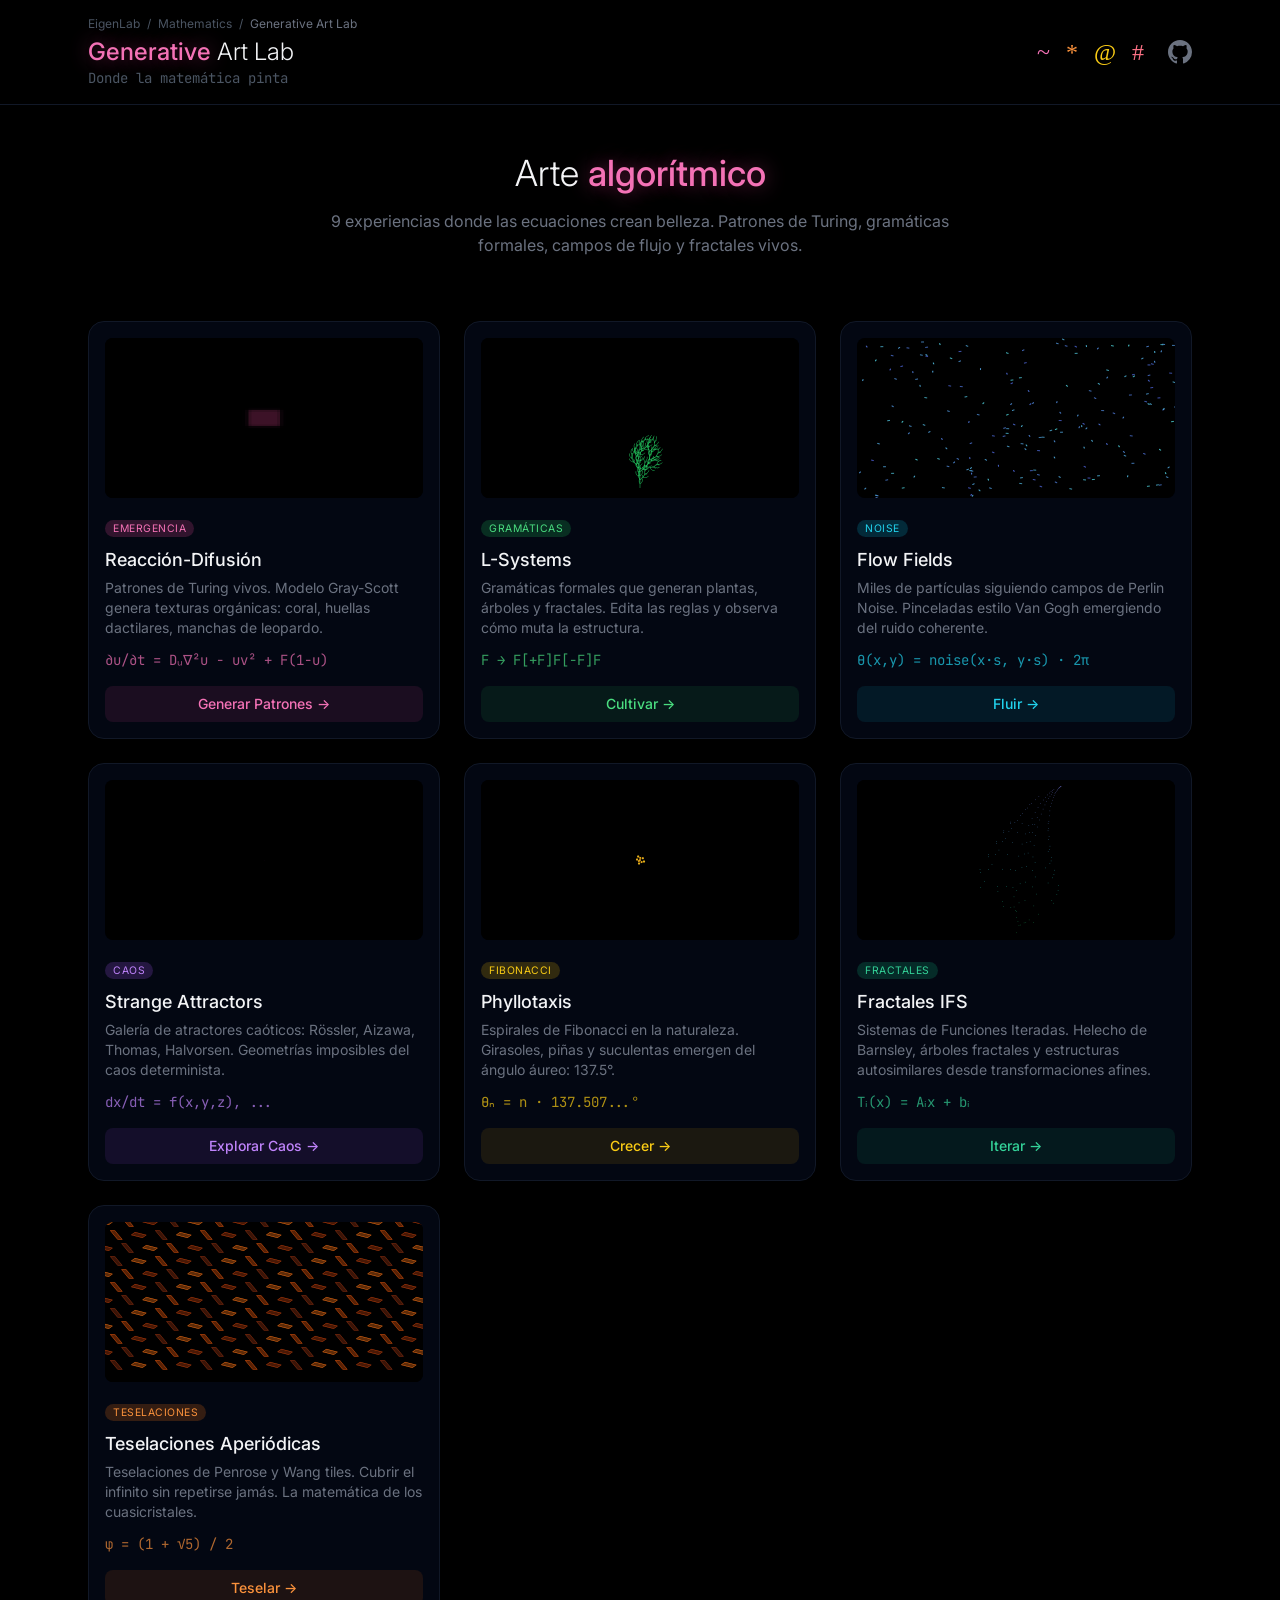
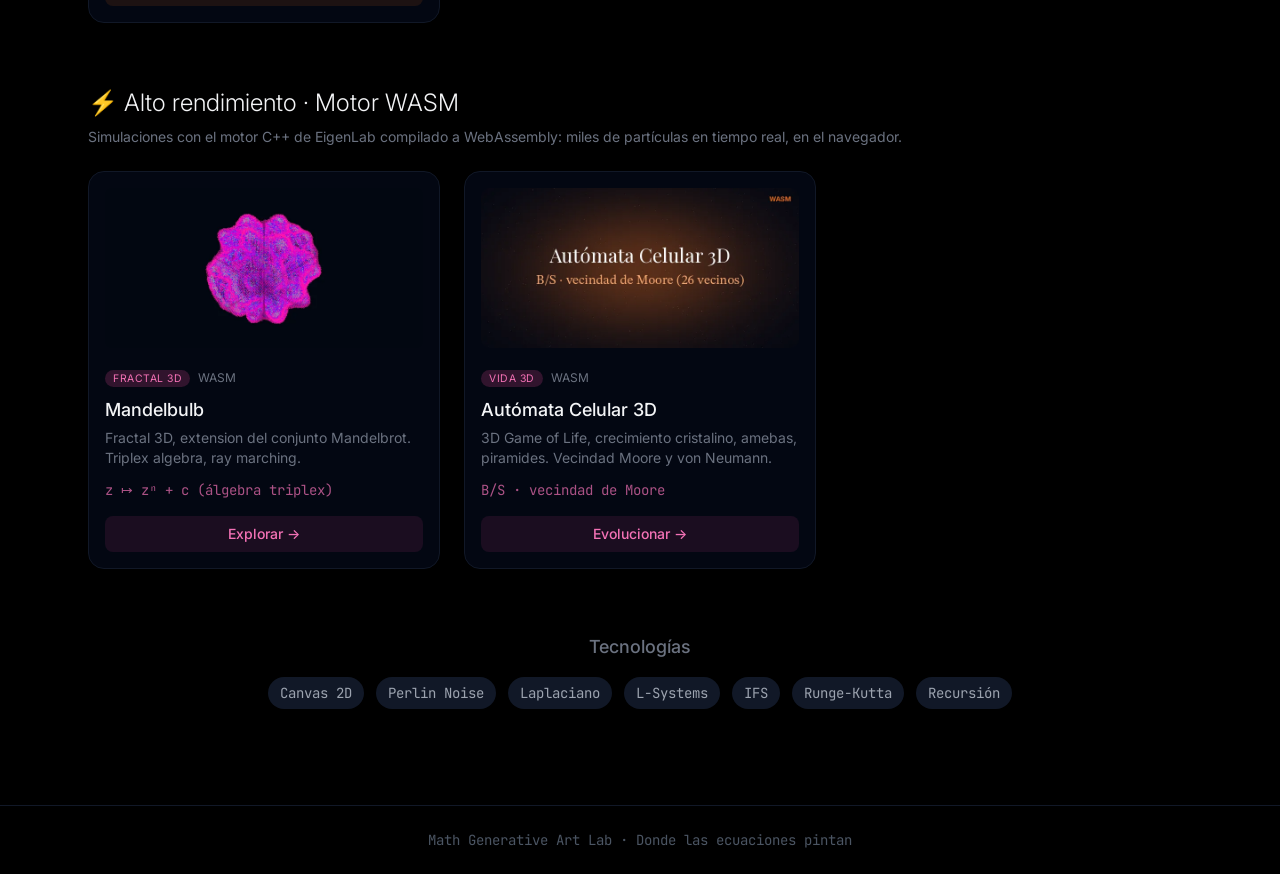
<file: index.html>
<!DOCTYPE html>
<html lang="es">
<head>
    <meta charset="UTF-8">
    <meta name="viewport" content="width=device-width, initial-scale=1.0">
    <title>Math Generative Art Lab - Arte Algorítmico</title>
    <!-- eigenlab:meta -->
    <meta name="description" content="9 experiencias donde las ecuaciones crean belleza. Patrones de Turing, gramáticas formales, campos de flujo y fractales vivos.">
    <meta property="og:site_name" content="EigenLab">
    <meta property="og:type" content="website">
    <meta property="og:locale" content="es_ES">
    <meta property="og:title" content="Math Generative Art Lab · EigenLab">
    <meta property="og:description" content="9 experiencias donde las ecuaciones crean belleza. Patrones de Turing, gramáticas formales, campos de flujo y fractales vivos.">
    <meta property="og:image" content="https://cjlkaiser-cpu.github.io/eigenlab/_portal/og/math-generative-art-lab.jpg">
    <meta property="og:image:width" content="1200">
    <meta property="og:image:height" content="630">
    <meta name="twitter:card" content="summary_large_image">
    <meta name="theme-color" content="#030712">
    <!-- /eigenlab:meta -->
    <link href="https://fonts.googleapis.com/css2?family=JetBrains+Mono:wght@300;400;500;600&family=Inter:wght@300;400;500;600;700&display=swap" rel="stylesheet">
    <style>
        body { font-family: 'Inter', sans-serif; }
        .mono { font-family: 'JetBrains Mono', monospace; }
        .card {
            transition: all 0.3s ease;
            cursor: pointer;
        }
        .card:hover {
            transform: translateY(-8px);
            box-shadow: 0 20px 40px rgba(236, 72, 153, 0.15);
        }
        .card-link {
            text-decoration: none;
            color: inherit;
            display: block;
        }
        .card:hover .card-border {
            opacity: 1;
        }
        .card-border {
            position: absolute;
            inset: 0;
            border-radius: 1rem;
            padding: 2px;
            background: linear-gradient(135deg, #ec4899, #f97316, #eab308);
            -webkit-mask: linear-gradient(#fff 0 0) content-box, linear-gradient(#fff 0 0);
            mask: linear-gradient(#fff 0 0) content-box, linear-gradient(#fff 0 0);
            -webkit-mask-composite: xor;
            mask-composite: exclude;
            opacity: 0;
            transition: opacity 0.3s;
        }
        .preview-canvas {
            border-radius: 0.5rem;
        }
        .equation {
            font-family: 'JetBrains Mono', monospace;
            font-style: normal;
        }
        .category-tag {
            font-size: 0.65rem;
            padding: 2px 8px;
            border-radius: 9999px;
            text-transform: uppercase;
            letter-spacing: 0.5px;
        }
        .glow-text {
            text-shadow: 0 0 20px rgba(236, 72, 153, 0.5);
        }
        .art-symbol {
            font-family: 'Times New Roman', serif;
            font-size: 1.5rem;
        }
    </style>
    <link rel="stylesheet" href="tailwind.css" data-eigenlab-tailwind>
</head>
<body class="bg-black text-gray-100 min-h-screen">
    <!-- Header -->
    <header class="border-b border-gray-900 bg-black/80 backdrop-blur-sm sticky top-0 z-50">
        <div class="max-w-6xl mx-auto px-6 py-4">
            <div class="flex justify-between items-center">
                <div>
                    <nav class="text-xs text-gray-600 mb-1">
                        <a href="https://cjlkaiser-cpu.github.io/eigenlab/_portal/index.html" class="hover:text-pink-400 transition">EigenLab</a>
                        <span class="mx-1">/</span>
                        <a href="https://cjlkaiser-cpu.github.io/math-visual-lab/" class="hover:text-pink-400 transition">Mathematics</a>
                        <span class="mx-1">/</span>
                        <span class="text-gray-500">Generative Art Lab</span>
                    </nav>
                    <h1 class="text-2xl font-light">
                        <span class="text-pink-400 font-medium glow-text">Generative</span> Art Lab
                    </h1>
                    <p class="text-gray-600 text-sm mono">Donde la matemática pinta</p>
                </div>
                <div class="flex items-center gap-4">
                    <span class="art-symbol text-pink-400">~</span>
                    <span class="art-symbol text-orange-400">*</span>
                    <span class="art-symbol text-yellow-400">@</span>
                    <span class="art-symbol text-rose-400">#</span>
                    <a href="https://github.com/cjlkaiser-cpu" target="_blank" class="text-gray-500 hover:text-white transition ml-2">
                        <svg class="w-6 h-6" fill="currentColor" viewBox="0 0 24 24"><path d="M12 0C5.37 0 0 5.37 0 12c0 5.31 3.435 9.795 8.205 11.385.6.105.825-.255.825-.57 0-.285-.015-1.23-.015-2.235-3.015.555-3.795-.735-4.035-1.41-.135-.345-.72-1.41-1.23-1.695-.42-.225-1.02-.78-.015-.795.945-.015 1.62.87 1.845 1.23 1.08 1.815 2.805 1.305 3.495.99.105-.78.42-1.305.765-1.605-2.67-.3-5.46-1.335-5.46-5.925 0-1.305.465-2.385 1.23-3.225-.12-.3-.54-1.53.12-3.18 0 0 1.005-.315 3.3 1.23.96-.27 1.98-.405 3-.405s2.04.135 3 .405c2.295-1.56 3.3-1.23 3.3-1.23.66 1.65.24 2.88.12 3.18.765.84 1.23 1.905 1.23 3.225 0 4.605-2.805 5.625-5.475 5.925.435.375.81 1.095.81 2.22 0 1.605-.015 2.895-.015 3.3 0 .315.225.69.825.57A12.02 12.02 0 0024 12c0-6.63-5.37-12-12-12z"/></svg>
                    </a>
                </div>
            </div>
        </div>
    </header>

    <main class="max-w-6xl mx-auto px-6 py-12">
        <!-- Hero -->
        <section class="text-center mb-16">
            <h2 class="text-4xl font-light mb-4">
                Arte <span class="text-pink-400 font-medium glow-text">algorítmico</span>
            </h2>
            <p class="text-gray-500 max-w-2xl mx-auto">
                9 experiencias donde las ecuaciones crean belleza.
                Patrones de Turing, gramáticas formales, campos de flujo y fractales vivos.
            </p>
        </section>

        <!-- Grid de Simulaciones -->
        <section class="grid md:grid-cols-2 lg:grid-cols-3 gap-6 mb-16">

            <!-- 1. Reacción-Difusión -->
            <a href="reaccion-difusion.html" class="card-link">
                <div class="card relative bg-gray-950 border border-gray-900 rounded-2xl overflow-hidden">
                    <div class="card-border"></div>
                    <div class="p-4">
                        <canvas id="preview-reaction" class="preview-canvas w-full h-40 bg-black mb-4"></canvas>
                        <span class="category-tag bg-pink-500/20 text-pink-400">Emergencia</span>
                        <h3 class="text-lg font-medium mb-1 mt-2">Reacción-Difusión</h3>
                        <p class="text-gray-500 text-sm mb-3">Patrones de Turing vivos. Modelo Gray-Scott genera texturas orgánicas: coral, huellas dactilares, manchas de leopardo.</p>
                        <div class="equation text-pink-400/70 text-sm mb-4">∂u/∂t = Dᵤ∇²u - uv² + F(1-u)</div>
                        <span class="block w-full text-center py-2 bg-pink-500/10 text-pink-400 rounded-lg hover:bg-pink-500/20 transition text-sm font-medium">
                            Generar Patrones →
                        </span>
                    </div>
                </div>
            </a>

            <!-- 2. L-Systems -->
            <a href="l-systems.html" class="card-link">
                <div class="card relative bg-gray-950 border border-gray-900 rounded-2xl overflow-hidden">
                    <div class="card-border"></div>
                    <div class="p-4">
                        <canvas id="preview-lsystem" class="preview-canvas w-full h-40 bg-black mb-4"></canvas>
                        <span class="category-tag bg-green-500/20 text-green-400">Gramáticas</span>
                        <h3 class="text-lg font-medium mb-1 mt-2">L-Systems</h3>
                        <p class="text-gray-500 text-sm mb-3">Gramáticas formales que generan plantas, árboles y fractales. Edita las reglas y observa cómo muta la estructura.</p>
                        <div class="equation text-green-400/70 text-sm mb-4">F → F[+F]F[-F]F</div>
                        <span class="block w-full text-center py-2 bg-green-500/10 text-green-400 rounded-lg hover:bg-green-500/20 transition text-sm font-medium">
                            Cultivar →
                        </span>
                    </div>
                </div>
            </a>

            <!-- 3. Flow Fields -->
            <a href="flow-fields.html" class="card-link">
                <div class="card relative bg-gray-950 border border-gray-900 rounded-2xl overflow-hidden">
                    <div class="card-border"></div>
                    <div class="p-4">
                        <canvas id="preview-flowfield" class="preview-canvas w-full h-40 bg-black mb-4"></canvas>
                        <span class="category-tag bg-cyan-500/20 text-cyan-400">Noise</span>
                        <h3 class="text-lg font-medium mb-1 mt-2">Flow Fields</h3>
                        <p class="text-gray-500 text-sm mb-3">Miles de partículas siguiendo campos de Perlin Noise. Pinceladas estilo Van Gogh emergiendo del ruido coherente.</p>
                        <div class="equation text-cyan-400/70 text-sm mb-4">θ(x,y) = noise(x·s, y·s) · 2π</div>
                        <span class="block w-full text-center py-2 bg-cyan-500/10 text-cyan-400 rounded-lg hover:bg-cyan-500/20 transition text-sm font-medium">
                            Fluir →
                        </span>
                    </div>
                </div>
            </a>

            <!-- 4. Strange Attractors -->
            <a href="strange-attractors.html" class="card-link">
                <div class="card relative bg-gray-950 border border-gray-900 rounded-2xl overflow-hidden">
                    <div class="card-border"></div>
                    <div class="p-4">
                        <canvas id="preview-attractors" class="preview-canvas w-full h-40 bg-black mb-4"></canvas>
                        <span class="category-tag bg-purple-500/20 text-purple-400">Caos</span>
                        <h3 class="text-lg font-medium mb-1 mt-2">Strange Attractors</h3>
                        <p class="text-gray-500 text-sm mb-3">Galería de atractores caóticos: Rössler, Aizawa, Thomas, Halvorsen. Geometrías imposibles del caos determinista.</p>
                        <div class="equation text-purple-400/70 text-sm mb-4">dx/dt = f(x,y,z), ...</div>
                        <span class="block w-full text-center py-2 bg-purple-500/10 text-purple-400 rounded-lg hover:bg-purple-500/20 transition text-sm font-medium">
                            Explorar Caos →
                        </span>
                    </div>
                </div>
            </a>

            <!-- 5. Phyllotaxis -->
            <a href="phyllotaxis.html" class="card-link">
                <div class="card relative bg-gray-950 border border-gray-900 rounded-2xl overflow-hidden">
                    <div class="card-border"></div>
                    <div class="p-4">
                        <canvas id="preview-phyllotaxis" class="preview-canvas w-full h-40 bg-black mb-4"></canvas>
                        <span class="category-tag bg-yellow-500/20 text-yellow-400">Fibonacci</span>
                        <h3 class="text-lg font-medium mb-1 mt-2">Phyllotaxis</h3>
                        <p class="text-gray-500 text-sm mb-3">Espirales de Fibonacci en la naturaleza. Girasoles, piñas y suculentas emergen del ángulo áureo: 137.5°.</p>
                        <div class="equation text-yellow-400/70 text-sm mb-4">θₙ = n · 137.507...°</div>
                        <span class="block w-full text-center py-2 bg-yellow-500/10 text-yellow-400 rounded-lg hover:bg-yellow-500/20 transition text-sm font-medium">
                            Crecer →
                        </span>
                    </div>
                </div>
            </a>

            <!-- 6. Fractales IFS -->
            <a href="fractales-ifs.html" class="card-link">
                <div class="card relative bg-gray-950 border border-gray-900 rounded-2xl overflow-hidden">
                    <div class="card-border"></div>
                    <div class="p-4">
                        <canvas id="preview-ifs" class="preview-canvas w-full h-40 bg-black mb-4"></canvas>
                        <span class="category-tag bg-emerald-500/20 text-emerald-400">Fractales</span>
                        <h3 class="text-lg font-medium mb-1 mt-2">Fractales IFS</h3>
                        <p class="text-gray-500 text-sm mb-3">Sistemas de Funciones Iteradas. Helecho de Barnsley, árboles fractales y estructuras autosimilares desde transformaciones afines.</p>
                        <div class="equation text-emerald-400/70 text-sm mb-4">Tᵢ(x) = Aᵢx + bᵢ</div>
                        <span class="block w-full text-center py-2 bg-emerald-500/10 text-emerald-400 rounded-lg hover:bg-emerald-500/20 transition text-sm font-medium">
                            Iterar →
                        </span>
                    </div>
                </div>
            </a>

            <!-- 7. Teselaciones Aperiódicas -->
            <a href="teselaciones-aperiodicas.html" class="card-link">
                <div class="card relative bg-gray-950 border border-gray-900 rounded-2xl overflow-hidden">
                    <div class="card-border"></div>
                    <div class="p-4">
                        <canvas id="preview-penrose" class="preview-canvas w-full h-40 bg-black mb-4"></canvas>
                        <span class="category-tag bg-orange-500/20 text-orange-400">Teselaciones</span>
                        <h3 class="text-lg font-medium mb-1 mt-2">Teselaciones Aperiódicas</h3>
                        <p class="text-gray-500 text-sm mb-3">Teselaciones de Penrose y Wang tiles. Cubrir el infinito sin repetirse jamás. La matemática de los cuasicristales.</p>
                        <div class="equation text-orange-400/70 text-sm mb-4">φ = (1 + √5) / 2</div>
                        <span class="block w-full text-center py-2 bg-orange-500/10 text-orange-400 rounded-lg hover:bg-orange-500/20 transition text-sm font-medium">
                            Teselar →
                        </span>
                    </div>
                </div>
            </a>

        </section>

        <!-- Alto rendimiento (motor WASM): tarjetas añadidas para que todas las simulaciones del lab sean accesibles -->
        <section id="wasm" class="mb-16">
            <h2 class="text-2xl font-light mb-2">⚡ Alto rendimiento · Motor WASM</h2>
            <p class="text-gray-500 text-sm mb-6">Simulaciones con el motor C++ de EigenLab compilado a WebAssembly: miles de partículas en tiempo real, en el navegador.</p>
            <div class="grid md:grid-cols-2 lg:grid-cols-3 gap-6">
                <a href="mandelbulb.html" class="card-link">
                    <div class="card relative bg-gray-950 border border-gray-900 rounded-2xl overflow-hidden">
                        <div class="card-border"></div>
                        <div class="p-4">
                            <img src="thumbs/mandelbulb.webp" alt="" loading="lazy" class="preview-canvas w-full h-40 object-cover bg-black mb-4 rounded-lg">
                            <span class="category-tag bg-pink-500/20 text-pink-400">Fractal 3D</span> <span class="text-xs text-gray-500 ml-1">WASM</span>
                            <h3 class="text-lg font-medium mb-1 mt-2">Mandelbulb</h3>
                            <p class="text-gray-500 text-sm mb-3">Fractal 3D, extension del conjunto Mandelbrot. Triplex algebra, ray marching.</p>
                            <div class="equation text-pink-400/70 text-sm mb-4">z ↦ zⁿ + c (álgebra triplex)</div>
                            <span class="block w-full text-center py-2 bg-pink-500/10 text-pink-400 rounded-lg hover:bg-pink-500/20 transition text-sm font-medium">
                                Explorar →
                            </span>
                        </div>
                    </div>
                </a>
                <a href="automata-celular-3d.html" class="card-link">
                    <div class="card relative bg-gray-950 border border-gray-900 rounded-2xl overflow-hidden">
                        <div class="card-border"></div>
                        <div class="p-4">
                            <img src="thumbs/automata-celular-3d.webp" alt="" loading="lazy" class="preview-canvas w-full h-40 object-cover bg-black mb-4 rounded-lg">
                            <span class="category-tag bg-pink-500/20 text-pink-400">Vida 3D</span> <span class="text-xs text-gray-500 ml-1">WASM</span>
                            <h3 class="text-lg font-medium mb-1 mt-2">Autómata Celular 3D</h3>
                            <p class="text-gray-500 text-sm mb-3">3D Game of Life, crecimiento cristalino, amebas, piramides. Vecindad Moore y von Neumann.</p>
                            <div class="equation text-pink-400/70 text-sm mb-4">B/S · vecindad de Moore</div>
                            <span class="block w-full text-center py-2 bg-pink-500/10 text-pink-400 rounded-lg hover:bg-pink-500/20 transition text-sm font-medium">
                                Evolucionar →
                            </span>
                        </div>
                    </div>
                </a>
            </div>
        </section>

        <!-- Tech Stack -->
        <section class="text-center">
            <h3 class="text-lg font-medium mb-4 text-gray-500">Tecnologías</h3>
            <div class="flex flex-wrap justify-center gap-3">
                <span class="px-3 py-1.5 bg-gray-900 rounded-full text-sm text-gray-400 mono">Canvas 2D</span>
                <span class="px-3 py-1.5 bg-gray-900 rounded-full text-sm text-gray-400 mono">Perlin Noise</span>
                <span class="px-3 py-1.5 bg-gray-900 rounded-full text-sm text-gray-400 mono">Laplaciano</span>
                <span class="px-3 py-1.5 bg-gray-900 rounded-full text-sm text-gray-400 mono">L-Systems</span>
                <span class="px-3 py-1.5 bg-gray-900 rounded-full text-sm text-gray-400 mono">IFS</span>
                <span class="px-3 py-1.5 bg-gray-900 rounded-full text-sm text-gray-400 mono">Runge-Kutta</span>
                <span class="px-3 py-1.5 bg-gray-900 rounded-full text-sm text-gray-400 mono">Recursión</span>
            </div>
        </section>
    </main>

    <!-- Footer -->
    <footer class="border-t border-gray-900 py-6 mt-12">
        <div class="max-w-6xl mx-auto px-6 text-center text-gray-600 text-sm mono">
            Math Generative Art Lab · Donde las ecuaciones pintan
        </div>
    </footer>

    <script>
        const previews = {};
        let time = 0;

        function initPreviews() {
            // 1. Reacción-Difusión
            const reaction = document.getElementById('preview-reaction');
            if (reaction) {
                const w = reaction.width = reaction.offsetWidth * 2;
                const h = reaction.height = reaction.offsetHeight * 2;
                const size = 100;
                const u = [], v = [];
                for (let i = 0; i < size * size; i++) {
                    u[i] = 1;
                    v[i] = 0;
                }
                // Seed center
                for (let y = 45; y < 55; y++) {
                    for (let x = 45; x < 55; x++) {
                        const idx = y * size + x;
                        u[idx] = 0.5;
                        v[idx] = 0.25;
                    }
                }
                previews.reaction = {
                    ctx: reaction.getContext('2d'),
                    w, h, size, u, v,
                    F: 0.055, k: 0.062
                };
            }

            // 2. L-Systems
            const lsystem = document.getElementById('preview-lsystem');
            if (lsystem) {
                previews.lsystem = {
                    ctx: lsystem.getContext('2d'),
                    w: lsystem.width = lsystem.offsetWidth * 2,
                    h: lsystem.height = lsystem.offsetHeight * 2,
                    drawn: false
                };
                drawLSystem(previews.lsystem);
            }

            // 3. Flow Fields
            const flowfield = document.getElementById('preview-flowfield');
            if (flowfield) {
                const particles = [];
                for (let i = 0; i < 200; i++) {
                    particles.push({
                        x: Math.random(),
                        y: Math.random(),
                        age: Math.random() * 50
                    });
                }
                previews.flowfield = {
                    ctx: flowfield.getContext('2d'),
                    w: flowfield.width = flowfield.offsetWidth * 2,
                    h: flowfield.height = flowfield.offsetHeight * 2,
                    particles,
                    hue: 180
                };
            }

            // 4. Strange Attractors (Rössler)
            const attractors = document.getElementById('preview-attractors');
            if (attractors) {
                previews.attractors = {
                    ctx: attractors.getContext('2d'),
                    w: attractors.width = attractors.offsetWidth * 2,
                    h: attractors.height = attractors.offsetHeight * 2,
                    x: 0.1, y: 0, z: 0,
                    trail: []
                };
            }

            // 5. Phyllotaxis
            const phyllotaxis = document.getElementById('preview-phyllotaxis');
            if (phyllotaxis) {
                previews.phyllotaxis = {
                    ctx: phyllotaxis.getContext('2d'),
                    w: phyllotaxis.width = phyllotaxis.offsetWidth * 2,
                    h: phyllotaxis.height = phyllotaxis.offsetHeight * 2,
                    n: 0
                };
            }

            // 6. Fractales IFS (Barnsley Fern)
            const ifs = document.getElementById('preview-ifs');
            if (ifs) {
                previews.ifs = {
                    ctx: ifs.getContext('2d'),
                    w: ifs.width = ifs.offsetWidth * 2,
                    h: ifs.height = ifs.offsetHeight * 2,
                    x: 0, y: 0,
                    points: []
                };
            }

            // 7. Teselaciones (Penrose-like)
            const penrose = document.getElementById('preview-penrose');
            if (penrose) {
                previews.penrose = {
                    ctx: penrose.getContext('2d'),
                    w: penrose.width = penrose.offsetWidth * 2,
                    h: penrose.height = penrose.offsetHeight * 2,
                    drawn: false
                };
                drawPenrose(previews.penrose);
            }
        }

        // L-System drawer
        function drawLSystem(l) {
            l.ctx.fillStyle = '#000';
            l.ctx.fillRect(0, 0, l.w, l.h);

            const axiom = 'F';
            const rules = { 'F': 'FF+[+F-F-F]-[-F+F+F]' };
            let current = axiom;
            for (let i = 0; i < 3; i++) {
                let next = '';
                for (const c of current) {
                    next += rules[c] || c;
                }
                current = next;
            }

            const len = 4;
            const angle = 25 * Math.PI / 180;
            let x = l.w / 2, y = l.h - 20;
            let dir = -Math.PI / 2;
            const stack = [];

            l.ctx.strokeStyle = '#22c55e';
            l.ctx.lineWidth = 1;
            l.ctx.beginPath();
            l.ctx.moveTo(x, y);

            for (const c of current) {
                if (c === 'F') {
                    x += Math.cos(dir) * len;
                    y += Math.sin(dir) * len;
                    l.ctx.lineTo(x, y);
                } else if (c === '+') {
                    dir += angle;
                } else if (c === '-') {
                    dir -= angle;
                } else if (c === '[') {
                    stack.push({ x, y, dir });
                } else if (c === ']') {
                    const state = stack.pop();
                    x = state.x; y = state.y; dir = state.dir;
                    l.ctx.moveTo(x, y);
                }
            }
            l.ctx.stroke();
            l.drawn = true;
        }

        // Penrose-like tiling
        function drawPenrose(p) {
            p.ctx.fillStyle = '#000';
            p.ctx.fillRect(0, 0, p.w, p.h);

            const phi = (1 + Math.sqrt(5)) / 2;
            const size = 30;
            const colors = ['#f97316', '#ea580c', '#c2410c', '#9a3412'];

            for (let row = -2; row < 12; row++) {
                for (let col = -2; col < 15; col++) {
                    const x = col * size * 1.5 + (row % 2) * size * 0.75;
                    const y = row * size * 0.866;

                    // Draw rhombus
                    const type = (row + col) % 2;
                    const angleOffset = type * Math.PI / 5;

                    p.ctx.fillStyle = colors[(row + col) % colors.length] + '60';
                    p.ctx.strokeStyle = colors[(row + col) % colors.length];
                    p.ctx.lineWidth = 1;

                    p.ctx.beginPath();
                    const angles = [0, Math.PI/5, Math.PI, Math.PI + Math.PI/5];
                    for (let i = 0; i < 4; i++) {
                        const a = angles[i] + angleOffset + time * 0.01;
                        const r = i % 2 === 0 ? size / 2 : size / 2 / phi;
                        const px = x + Math.cos(a) * r;
                        const py = y + Math.sin(a) * r;
                        if (i === 0) p.ctx.moveTo(px, py);
                        else p.ctx.lineTo(px, py);
                    }
                    p.ctx.closePath();
                    p.ctx.fill();
                    p.ctx.stroke();
                }
            }
            p.drawn = true;
        }

        // Simple Perlin-like noise
        function noise(x, y) {
            const X = Math.floor(x) & 255;
            const Y = Math.floor(y) & 255;
            return (Math.sin(X * 12.9898 + Y * 78.233) * 43758.5453) % 1;
        }

        function smoothNoise(x, y) {
            const x0 = Math.floor(x), y0 = Math.floor(y);
            const fx = x - x0, fy = y - y0;
            const sx = fx * fx * (3 - 2 * fx);
            const sy = fy * fy * (3 - 2 * fy);

            const n00 = noise(x0, y0);
            const n10 = noise(x0 + 1, y0);
            const n01 = noise(x0, y0 + 1);
            const n11 = noise(x0 + 1, y0 + 1);

            const nx0 = n00 * (1 - sx) + n10 * sx;
            const nx1 = n01 * (1 - sx) + n11 * sx;

            return nx0 * (1 - sy) + nx1 * sy;
        }

        function animate() {
            time += 0.016;

            // 1. Reacción-Difusión (Gray-Scott)
            if (previews.reaction) {
                const r = previews.reaction;
                const { size, u, v, F, k } = r;
                const Du = 0.16, Dv = 0.08;
                const dt = 1;

                // One simulation step
                const newU = [...u], newV = [...v];
                for (let y = 1; y < size - 1; y++) {
                    for (let x = 1; x < size - 1; x++) {
                        const idx = y * size + x;
                        const laplacianU = u[idx-1] + u[idx+1] + u[idx-size] + u[idx+size] - 4*u[idx];
                        const laplacianV = v[idx-1] + v[idx+1] + v[idx-size] + v[idx+size] - 4*v[idx];
                        const uvv = u[idx] * v[idx] * v[idx];
                        newU[idx] = u[idx] + (Du * laplacianU - uvv + F * (1 - u[idx])) * dt;
                        newV[idx] = v[idx] + (Dv * laplacianV + uvv - (k + F) * v[idx]) * dt;
                    }
                }
                for (let i = 0; i < size * size; i++) {
                    r.u[i] = Math.max(0, Math.min(1, newU[i]));
                    r.v[i] = Math.max(0, Math.min(1, newV[i]));
                }

                // Render
                const imgData = r.ctx.createImageData(r.w, r.h);
                for (let py = 0; py < r.h; py++) {
                    for (let px = 0; px < r.w; px++) {
                        const sx = Math.floor(px / r.w * size);
                        const sy = Math.floor(py / r.h * size);
                        const val = r.v[sy * size + sx];
                        const idx = (py * r.w + px) * 4;
                        imgData.data[idx] = val * 236;     // Pink
                        imgData.data[idx+1] = val * 72;
                        imgData.data[idx+2] = val * 153;
                        imgData.data[idx+3] = 255;
                    }
                }
                r.ctx.putImageData(imgData, 0, 0);
            }

            // 3. Flow Fields
            if (previews.flowfield) {
                const f = previews.flowfield;
                f.ctx.fillStyle = 'rgba(0,0,0,0.02)';
                f.ctx.fillRect(0, 0, f.w, f.h);

                f.hue = (f.hue + 0.1) % 360;

                for (const p of f.particles) {
                    const noiseVal = smoothNoise(p.x * 3 + time * 0.1, p.y * 3);
                    const angle = noiseVal * Math.PI * 4;

                    p.x += Math.cos(angle) * 0.003;
                    p.y += Math.sin(angle) * 0.003;
                    p.age++;

                    if (p.x < 0 || p.x > 1 || p.y < 0 || p.y > 1 || p.age > 100) {
                        p.x = Math.random();
                        p.y = Math.random();
                        p.age = 0;
                    }

                    const hue = (f.hue + p.age) % 360;
                    f.ctx.fillStyle = `hsla(${hue}, 70%, 60%, 0.8)`;
                    f.ctx.fillRect(p.x * f.w, p.y * f.h, 2, 2);
                }
            }

            // 4. Strange Attractors (Rössler)
            if (previews.attractors) {
                const a = previews.attractors;
                const A = 0.2, B = 0.2, C = 5.7;
                const dt = 0.02;

                for (let i = 0; i < 3; i++) {
                    const dx = -a.y - a.z;
                    const dy = a.x + A * a.y;
                    const dz = B + a.z * (a.x - C);
                    a.x += dx * dt;
                    a.y += dy * dt;
                    a.z += dz * dt;
                    a.trail.push({ x: a.x, y: a.y, z: a.z });
                }

                if (a.trail.length > 800) a.trail.splice(0, 3);

                a.ctx.fillStyle = 'rgba(0,0,0,0.03)';
                a.ctx.fillRect(0, 0, a.w, a.h);

                const cx = a.w / 2, cy = a.h / 2;
                const scale = 8;

                if (a.trail.length > 1) {
                    a.ctx.beginPath();
                    for (let i = 0; i < a.trail.length; i++) {
                        const p = a.trail[i];
                        const px = cx + p.x * scale;
                        const py = cy + p.y * scale;
                        if (i === 0) a.ctx.moveTo(px, py);
                        else a.ctx.lineTo(px, py);
                    }
                    const hue = (time * 30) % 360;
                    a.ctx.strokeStyle = `hsl(${270 + Math.sin(time) * 30}, 70%, 60%)`;
                    a.ctx.lineWidth = 1;
                    a.ctx.stroke();
                }
            }

            // 5. Phyllotaxis
            if (previews.phyllotaxis) {
                const p = previews.phyllotaxis;
                const goldenAngle = 137.507764 * Math.PI / 180;

                if (p.n === 0) {
                    p.ctx.fillStyle = '#000';
                    p.ctx.fillRect(0, 0, p.w, p.h);
                }

                for (let i = 0; i < 3; i++) {
                    const r = 3 * Math.sqrt(p.n);
                    const theta = p.n * goldenAngle;
                    const x = p.w / 2 + r * Math.cos(theta);
                    const y = p.h / 2 + r * Math.sin(theta);

                    const hue = (p.n * 2) % 360;
                    p.ctx.fillStyle = `hsl(${40 + hue * 0.3}, 80%, 50%)`;
                    const size = 2 + Math.sqrt(p.n) * 0.1;
                    p.ctx.beginPath();
                    p.ctx.arc(x, y, Math.min(size, 4), 0, Math.PI * 2);
                    p.ctx.fill();

                    p.n++;
                }

                if (p.n > 500) p.n = 0;
            }

            // 6. Fractales IFS (Barnsley Fern)
            if (previews.ifs) {
                const f = previews.ifs;

                if (f.points.length === 0) {
                    f.ctx.fillStyle = '#000';
                    f.ctx.fillRect(0, 0, f.w, f.h);
                }

                for (let i = 0; i < 50; i++) {
                    const r = Math.random();
                    let newX, newY;

                    if (r < 0.01) {
                        newX = 0;
                        newY = 0.16 * f.y;
                    } else if (r < 0.86) {
                        newX = 0.85 * f.x + 0.04 * f.y;
                        newY = -0.04 * f.x + 0.85 * f.y + 1.6;
                    } else if (r < 0.93) {
                        newX = 0.2 * f.x - 0.26 * f.y;
                        newY = 0.23 * f.x + 0.22 * f.y + 1.6;
                    } else {
                        newX = -0.15 * f.x + 0.28 * f.y;
                        newY = 0.26 * f.x + 0.24 * f.y + 0.44;
                    }

                    f.x = newX;
                    f.y = newY;

                    const px = f.w / 2 + f.x * 35;
                    const py = f.h - f.y * 30 - 10;

                    f.ctx.fillStyle = `hsl(${140 + f.y * 10}, 70%, ${40 + f.y * 3}%)`;
                    f.ctx.fillRect(px, py, 1, 1);

                    f.points.push({ x: px, y: py });
                }

                if (f.points.length > 5000) {
                    f.points = [];
                    f.x = 0;
                    f.y = 0;
                }
            }

            requestAnimationFrame(animate);
        }

        window.addEventListener('load', () => {
            initPreviews();
            animate();
        });

        window.addEventListener('resize', initPreviews);
    </script>
</body>
</html>
</file>
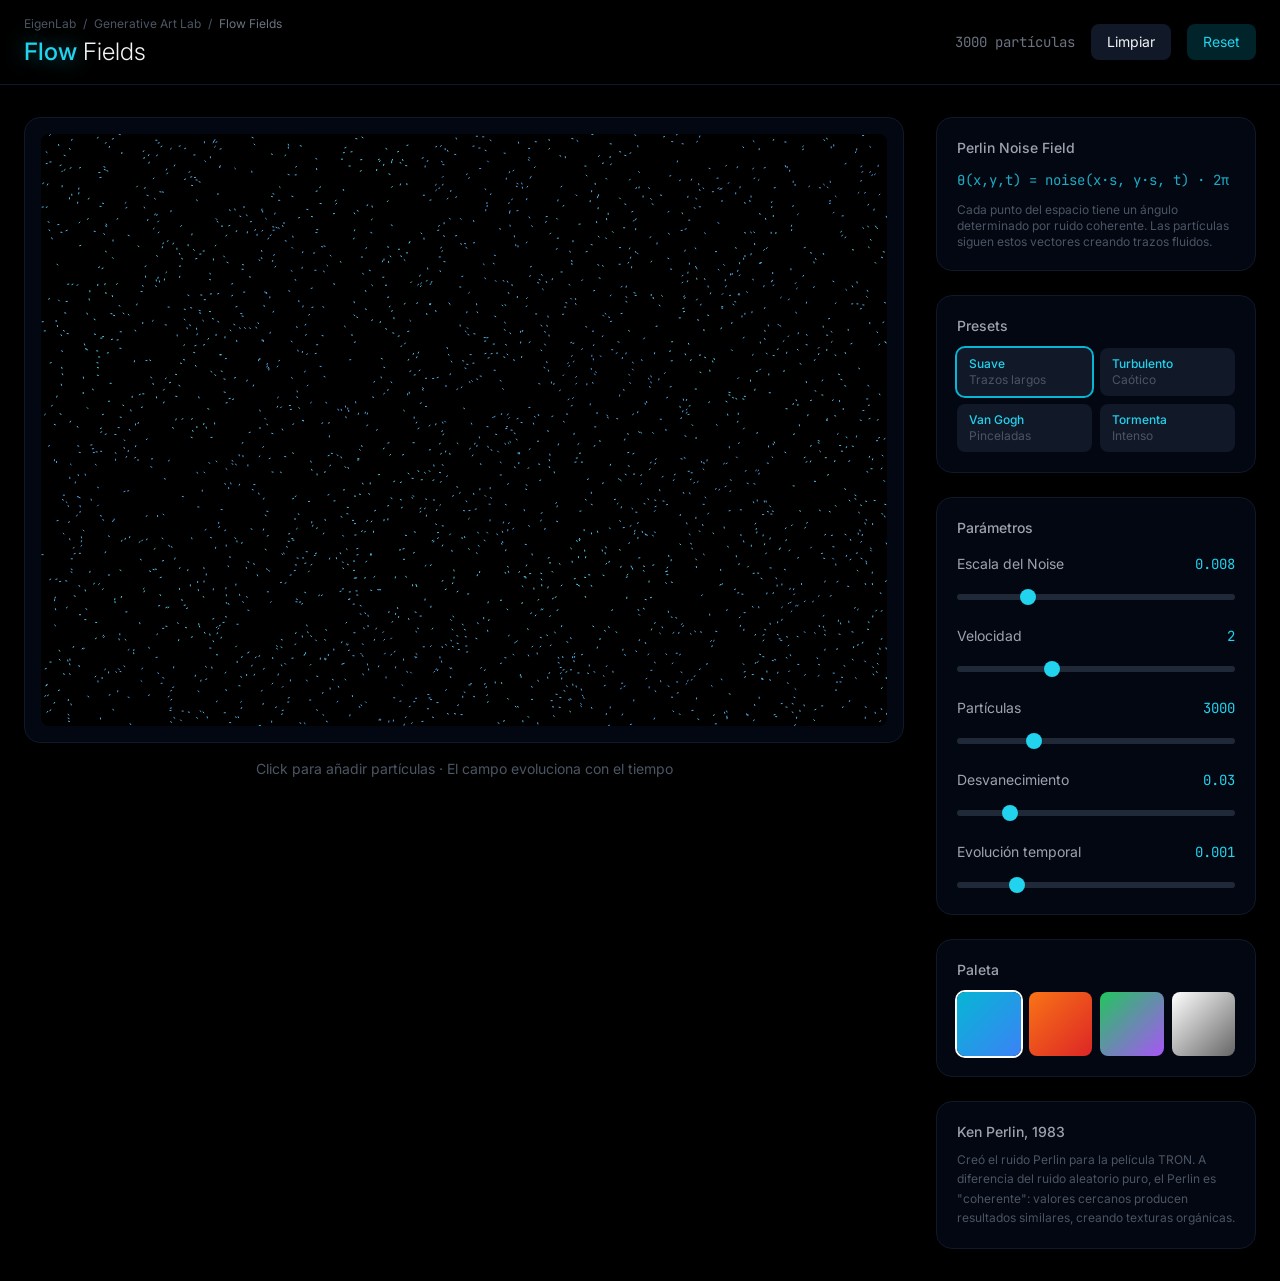
<file: flow-fields.html>
<!DOCTYPE html>
<html lang="es">
<head>
    <meta charset="UTF-8">
    <meta name="viewport" content="width=device-width, initial-scale=1.0">
    <title>Flow Fields - Campos de Flujo</title>
    <!-- eigenlab:meta -->
    <meta name="description" content="Miles de partículas siguiendo campos de Perlin Noise. Pinceladas estilo Van Gogh emergiendo del ruido coherente.">
    <meta property="og:site_name" content="EigenLab">
    <meta property="og:type" content="website">
    <meta property="og:locale" content="es_ES">
    <meta property="og:title" content="Flow Fields · Math Generative Art Lab">
    <meta property="og:description" content="Miles de partículas siguiendo campos de Perlin Noise. Pinceladas estilo Van Gogh emergiendo del ruido coherente.">
    <meta property="og:image" content="https://cjlkaiser-cpu.github.io/eigenlab/_portal/og/math-generative-art-lab.jpg">
    <meta property="og:image:width" content="1200">
    <meta property="og:image:height" content="630">
    <meta name="twitter:card" content="summary_large_image">
    <meta name="theme-color" content="#030712">
    <!-- /eigenlab:meta -->
    <link href="https://fonts.googleapis.com/css2?family=JetBrains+Mono:wght@300;400;500;600&family=Inter:wght@300;400;500;600;700&display=swap" rel="stylesheet">
    <style>
        body { font-family: 'Inter', sans-serif; }
        .mono { font-family: 'JetBrains Mono', monospace; }
        .glow-text { text-shadow: 0 0 20px rgba(34, 211, 238, 0.5); }
        .slider-container input[type="range"] {
            -webkit-appearance: none;
            width: 100%;
            height: 6px;
            border-radius: 3px;
            background: #1f2937;
        }
        .slider-container input[type="range"]::-webkit-slider-thumb {
            -webkit-appearance: none;
            width: 16px;
            height: 16px;
            border-radius: 50%;
            background: #22d3ee;
            cursor: pointer;
        }
        .preset-btn:hover { transform: translateY(-2px); }
    </style>
    <link rel="stylesheet" href="tailwind.css" data-eigenlab-tailwind>
</head>
<body class="bg-black text-gray-100 min-h-screen">
    <header class="border-b border-gray-900 bg-black/80 backdrop-blur-sm sticky top-0 z-50">
        <div class="max-w-7xl mx-auto px-6 py-4">
            <div class="flex justify-between items-center">
                <div>
                    <nav class="text-xs text-gray-600 mb-1">
                        <a href="https://cjlkaiser-cpu.github.io/eigenlab/_portal/index.html" class="hover:text-cyan-400 transition">EigenLab</a>
                        <span class="mx-1">/</span>
                        <a href="index.html" class="hover:text-cyan-400 transition">Generative Art Lab</a>
                        <span class="mx-1">/</span>
                        <span class="text-gray-500">Flow Fields</span>
                    </nav>
                    <h1 class="text-2xl font-light">
                        <span class="text-cyan-400 font-medium glow-text">Flow</span> Fields
                    </h1>
                </div>
                <div class="flex items-center gap-4">
                    <span class="mono text-sm text-gray-500" id="particle-count">0 partículas</span>
                    <button id="btn-clear" class="px-4 py-2 bg-gray-900 hover:bg-gray-800 rounded-lg text-sm transition">Limpiar</button>
                    <button id="btn-reset" class="px-4 py-2 bg-cyan-500/20 hover:bg-cyan-500/30 text-cyan-400 rounded-lg text-sm transition">Reset</button>
                </div>
            </div>
        </div>
    </header>

    <main class="max-w-7xl mx-auto px-6 py-8">
        <div class="grid lg:grid-cols-[1fr_320px] gap-8">
            <div class="space-y-4">
                <div class="bg-gray-950 border border-gray-900 rounded-2xl p-4 overflow-hidden">
                    <canvas id="canvas" class="w-full rounded-lg cursor-crosshair"></canvas>
                </div>
                <p class="text-gray-600 text-sm text-center">Click para añadir partículas · El campo evoluciona con el tiempo</p>
            </div>

            <div class="space-y-6">
                <div class="bg-gray-950 border border-gray-900 rounded-2xl p-5">
                    <h3 class="text-sm font-medium text-gray-400 mb-3">Perlin Noise Field</h3>
                    <div class="mono text-sm text-cyan-400/80">θ(x,y,t) = noise(x·s, y·s, t) · 2π</div>
                    <p class="mt-3 text-xs text-gray-600">Cada punto del espacio tiene un ángulo determinado por ruido coherente. Las partículas siguen estos vectores creando trazos fluidos.</p>
                </div>

                <div class="bg-gray-950 border border-gray-900 rounded-2xl p-5">
                    <h3 class="text-sm font-medium text-gray-400 mb-3">Presets</h3>
                    <div class="grid grid-cols-2 gap-2">
                        <button class="preset-btn px-3 py-2 bg-gray-900 hover:bg-gray-800 rounded-lg text-xs text-left transition" data-scale="0.005" data-speed="2" data-particles="3000" data-fade="0.03">
                            <div class="font-medium text-cyan-400">Suave</div>
                            <div class="text-gray-600">Trazos largos</div>
                        </button>
                        <button class="preset-btn px-3 py-2 bg-gray-900 hover:bg-gray-800 rounded-lg text-xs text-left transition" data-scale="0.02" data-speed="3" data-particles="5000" data-fade="0.05">
                            <div class="font-medium text-cyan-400">Turbulento</div>
                            <div class="text-gray-600">Caótico</div>
                        </button>
                        <button class="preset-btn px-3 py-2 bg-gray-900 hover:bg-gray-800 rounded-lg text-xs text-left transition" data-scale="0.008" data-speed="1" data-particles="2000" data-fade="0.01">
                            <div class="font-medium text-cyan-400">Van Gogh</div>
                            <div class="text-gray-600">Pinceladas</div>
                        </button>
                        <button class="preset-btn px-3 py-2 bg-gray-900 hover:bg-gray-800 rounded-lg text-xs text-left transition" data-scale="0.015" data-speed="4" data-particles="8000" data-fade="0.08">
                            <div class="font-medium text-cyan-400">Tormenta</div>
                            <div class="text-gray-600">Intenso</div>
                        </button>
                    </div>
                </div>

                <div class="bg-gray-950 border border-gray-900 rounded-2xl p-5 slider-container">
                    <h3 class="text-sm font-medium text-gray-400 mb-4">Parámetros</h3>
                    <div class="space-y-5">
                        <div>
                            <div class="flex justify-between text-sm mb-2">
                                <label class="text-gray-400">Escala del Noise</label>
                                <span class="mono text-cyan-400" id="val-scale">0.008</span>
                            </div>
                            <input type="range" id="slider-scale" min="0.001" max="0.03" step="0.001" value="0.008">
                        </div>
                        <div>
                            <div class="flex justify-between text-sm mb-2">
                                <label class="text-gray-400">Velocidad</label>
                                <span class="mono text-cyan-400" id="val-speed">2</span>
                            </div>
                            <input type="range" id="slider-speed" min="0.5" max="5" step="0.5" value="2">
                        </div>
                        <div>
                            <div class="flex justify-between text-sm mb-2">
                                <label class="text-gray-400">Partículas</label>
                                <span class="mono text-cyan-400" id="val-particles">3000</span>
                            </div>
                            <input type="range" id="slider-particles" min="500" max="10000" step="500" value="3000">
                        </div>
                        <div>
                            <div class="flex justify-between text-sm mb-2">
                                <label class="text-gray-400">Desvanecimiento</label>
                                <span class="mono text-cyan-400" id="val-fade">0.03</span>
                            </div>
                            <input type="range" id="slider-fade" min="0.005" max="0.15" step="0.005" value="0.03">
                        </div>
                        <div>
                            <div class="flex justify-between text-sm mb-2">
                                <label class="text-gray-400">Evolución temporal</label>
                                <span class="mono text-cyan-400" id="val-time">0.001</span>
                            </div>
                            <input type="range" id="slider-time" min="0" max="0.005" step="0.0005" value="0.001">
                        </div>
                    </div>
                </div>

                <div class="bg-gray-950 border border-gray-900 rounded-2xl p-5">
                    <h3 class="text-sm font-medium text-gray-400 mb-3">Paleta</h3>
                    <div class="grid grid-cols-4 gap-2">
                        <button class="palette-btn w-full aspect-square rounded-lg ring-2 ring-transparent hover:ring-white/50 transition" data-palette="cyan" style="background: linear-gradient(135deg, #06b6d4, #3b82f6)"></button>
                        <button class="palette-btn w-full aspect-square rounded-lg ring-2 ring-transparent hover:ring-white/50 transition" data-palette="fire" style="background: linear-gradient(135deg, #f97316, #dc2626)"></button>
                        <button class="palette-btn w-full aspect-square rounded-lg ring-2 ring-transparent hover:ring-white/50 transition" data-palette="aurora" style="background: linear-gradient(135deg, #22c55e, #a855f7)"></button>
                        <button class="palette-btn w-full aspect-square rounded-lg ring-2 ring-transparent hover:ring-white/50 transition" data-palette="mono" style="background: linear-gradient(135deg, #fff, #666)"></button>
                    </div>
                </div>

                <div class="bg-gray-950 border border-gray-900 rounded-2xl p-5">
                    <h3 class="text-sm font-medium text-gray-400 mb-2">Ken Perlin, 1983</h3>
                    <p class="text-xs text-gray-600 leading-relaxed">Creó el ruido Perlin para la película TRON. A diferencia del ruido aleatorio puro, el Perlin es "coherente": valores cercanos producen resultados similares, creando texturas orgánicas.</p>
                </div>
            </div>
        </div>
    </main>

    <script>
        const canvas = document.getElementById('canvas');
        const ctx = canvas.getContext('2d');
        let width, height;
        let particles = [];
        let noiseScale = 0.008;
        let speed = 2;
        let particleCount = 3000;
        let fadeAlpha = 0.03;
        let timeScale = 0.001;
        let time = 0;
        let palette = 'cyan';

        const palettes = {
            cyan: (t) => `hsl(${180 + t * 40}, 70%, 60%)`,
            fire: (t) => `hsl(${20 + t * 30}, 80%, 55%)`,
            aurora: (t) => `hsl(${120 + t * 150}, 70%, 55%)`,
            mono: (t) => `hsl(0, 0%, ${50 + t * 40}%)`
        };

        // Perlin noise implementation
        const permutation = [];
        for (let i = 0; i < 256; i++) permutation[i] = i;
        for (let i = 255; i > 0; i--) {
            const j = Math.floor(Math.random() * (i + 1));
            [permutation[i], permutation[j]] = [permutation[j], permutation[i]];
        }
        const p = [...permutation, ...permutation];

        function fade(t) { return t * t * t * (t * (t * 6 - 15) + 10); }
        function lerp(a, b, t) { return a + t * (b - a); }
        function grad(hash, x, y, z) {
            const h = hash & 15;
            const u = h < 8 ? x : y;
            const v = h < 4 ? y : h === 12 || h === 14 ? x : z;
            return ((h & 1) === 0 ? u : -u) + ((h & 2) === 0 ? v : -v);
        }

        function noise3D(x, y, z) {
            const X = Math.floor(x) & 255, Y = Math.floor(y) & 255, Z = Math.floor(z) & 255;
            x -= Math.floor(x); y -= Math.floor(y); z -= Math.floor(z);
            const u = fade(x), v = fade(y), w = fade(z);
            const A = p[X] + Y, AA = p[A] + Z, AB = p[A + 1] + Z;
            const B = p[X + 1] + Y, BA = p[B] + Z, BB = p[B + 1] + Z;
            return lerp(lerp(lerp(grad(p[AA], x, y, z), grad(p[BA], x - 1, y, z), u),
                lerp(grad(p[AB], x, y - 1, z), grad(p[BB], x - 1, y - 1, z), u), v),
                lerp(lerp(grad(p[AA + 1], x, y, z - 1), grad(p[BA + 1], x - 1, y, z - 1), u),
                lerp(grad(p[AB + 1], x, y - 1, z - 1), grad(p[BB + 1], x - 1, y - 1, z - 1), u), v), w);
        }

        function init() {
            const container = canvas.parentElement;
            width = container.clientWidth - 32;
            height = Math.min(width * 0.7, window.innerHeight - 300);
            canvas.width = width;
            canvas.height = height;
            ctx.fillStyle = '#000';
            ctx.fillRect(0, 0, width, height);
            resetParticles();
        }

        function resetParticles() {
            particles = [];
            for (let i = 0; i < particleCount; i++) {
                particles.push({
                    x: Math.random() * width,
                    y: Math.random() * height,
                    age: Math.random() * 100,
                    maxAge: 50 + Math.random() * 100
                });
            }
        }

        function update() {
            time += timeScale;
            for (const p of particles) {
                const angle = noise3D(p.x * noiseScale, p.y * noiseScale, time) * Math.PI * 4;
                p.prevX = p.x;
                p.prevY = p.y;
                p.x += Math.cos(angle) * speed;
                p.y += Math.sin(angle) * speed;
                p.age++;

                if (p.x < 0 || p.x > width || p.y < 0 || p.y > height || p.age > p.maxAge) {
                    p.x = Math.random() * width;
                    p.y = Math.random() * height;
                    p.prevX = p.x;
                    p.prevY = p.y;
                    p.age = 0;
                    p.maxAge = 50 + Math.random() * 100;
                }
            }
        }

        function draw() {
            ctx.fillStyle = `rgba(0, 0, 0, ${fadeAlpha})`;
            ctx.fillRect(0, 0, width, height);

            const colorFn = palettes[palette];
            for (const p of particles) {
                if (p.prevX === undefined) continue;
                const t = (noise3D(p.x * 0.01, p.y * 0.01, 0) + 1) / 2;
                ctx.strokeStyle = colorFn(t);
                ctx.lineWidth = 1;
                ctx.beginPath();
                ctx.moveTo(p.prevX, p.prevY);
                ctx.lineTo(p.x, p.y);
                ctx.stroke();
            }
        }

        function loop() {
            update();
            draw();
            document.getElementById('particle-count').textContent = particles.length + ' partículas';
            requestAnimationFrame(loop);
        }

        // Events
        document.querySelectorAll('.preset-btn').forEach(btn => {
            btn.addEventListener('click', () => {
                noiseScale = parseFloat(btn.dataset.scale);
                speed = parseFloat(btn.dataset.speed);
                particleCount = parseInt(btn.dataset.particles);
                fadeAlpha = parseFloat(btn.dataset.fade);
                document.getElementById('slider-scale').value = noiseScale;
                document.getElementById('slider-speed').value = speed;
                document.getElementById('slider-particles').value = particleCount;
                document.getElementById('slider-fade').value = fadeAlpha;
                document.getElementById('val-scale').textContent = noiseScale;
                document.getElementById('val-speed').textContent = speed;
                document.getElementById('val-particles').textContent = particleCount;
                document.getElementById('val-fade').textContent = fadeAlpha;
                resetParticles();
                document.querySelectorAll('.preset-btn').forEach(b => b.classList.remove('ring-2', 'ring-cyan-500'));
                btn.classList.add('ring-2', 'ring-cyan-500');
            });
        });

        document.querySelectorAll('.palette-btn').forEach(btn => {
            btn.addEventListener('click', () => {
                palette = btn.dataset.palette;
                document.querySelectorAll('.palette-btn').forEach(b => b.classList.remove('ring-white'));
                btn.classList.add('ring-white');
            });
        });

        document.getElementById('slider-scale').addEventListener('input', e => {
            noiseScale = parseFloat(e.target.value);
            document.getElementById('val-scale').textContent = noiseScale;
        });
        document.getElementById('slider-speed').addEventListener('input', e => {
            speed = parseFloat(e.target.value);
            document.getElementById('val-speed').textContent = speed;
        });
        document.getElementById('slider-particles').addEventListener('input', e => {
            particleCount = parseInt(e.target.value);
            document.getElementById('val-particles').textContent = particleCount;
            resetParticles();
        });
        document.getElementById('slider-fade').addEventListener('input', e => {
            fadeAlpha = parseFloat(e.target.value);
            document.getElementById('val-fade').textContent = fadeAlpha;
        });
        document.getElementById('slider-time').addEventListener('input', e => {
            timeScale = parseFloat(e.target.value);
            document.getElementById('val-time').textContent = timeScale;
        });

        document.getElementById('btn-clear').addEventListener('click', () => {
            ctx.fillStyle = '#000';
            ctx.fillRect(0, 0, width, height);
        });
        document.getElementById('btn-reset').addEventListener('click', () => {
            ctx.fillStyle = '#000';
            ctx.fillRect(0, 0, width, height);
            time = 0;
            resetParticles();
        });

        canvas.addEventListener('click', e => {
            const rect = canvas.getBoundingClientRect();
            const x = e.clientX - rect.left;
            const y = e.clientY - rect.top;
            for (let i = 0; i < 200; i++) {
                particles.push({
                    x: x + (Math.random() - 0.5) * 50,
                    y: y + (Math.random() - 0.5) * 50,
                    age: 0,
                    maxAge: 50 + Math.random() * 100
                });
            }
        });

        window.addEventListener('load', () => {
            init();
            document.querySelector('.preset-btn').classList.add('ring-2', 'ring-cyan-500');
            document.querySelector('.palette-btn').classList.add('ring-white');
            loop();
        });
        window.addEventListener('resize', init);
    </script>
</body>
</html>
</file>
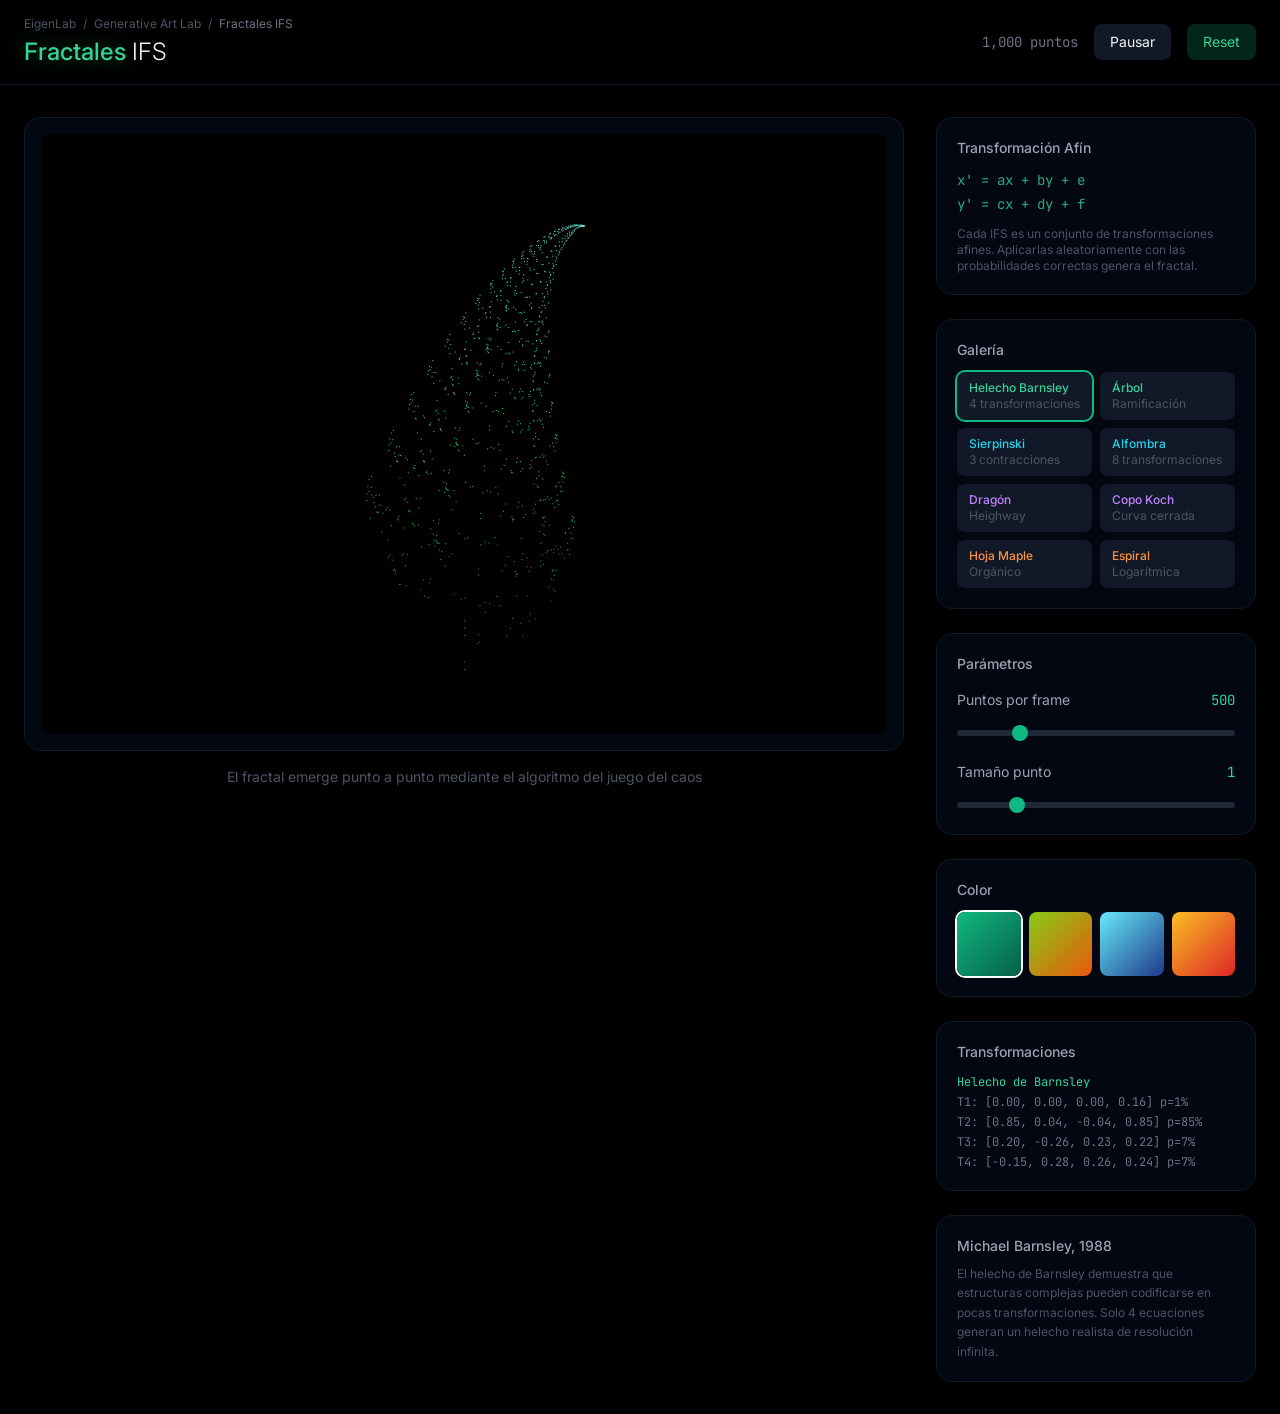
<file: fractales-ifs.html>
<!DOCTYPE html>
<html lang="es">
<head>
    <meta charset="UTF-8">
    <meta name="viewport" content="width=device-width, initial-scale=1.0">
    <title>Fractales IFS - Sistemas de Funciones Iteradas</title>
    <!-- eigenlab:meta -->
    <meta name="description" content="Sistemas de Funciones Iteradas. Helecho de Barnsley, árboles fractales y estructuras autosimilares desde transformaciones afines.">
    <meta property="og:site_name" content="EigenLab">
    <meta property="og:type" content="website">
    <meta property="og:locale" content="es_ES">
    <meta property="og:title" content="Fractales IFS · Math Generative Art Lab">
    <meta property="og:description" content="Sistemas de Funciones Iteradas. Helecho de Barnsley, árboles fractales y estructuras autosimilares desde transformaciones afines.">
    <meta property="og:image" content="https://cjlkaiser-cpu.github.io/eigenlab/_portal/og/math-generative-art-lab.jpg">
    <meta property="og:image:width" content="1200">
    <meta property="og:image:height" content="630">
    <meta name="twitter:card" content="summary_large_image">
    <meta name="theme-color" content="#030712">
    <!-- /eigenlab:meta -->
    <link href="https://fonts.googleapis.com/css2?family=JetBrains+Mono:wght@300;400;500;600&family=Inter:wght@300;400;500;600;700&display=swap" rel="stylesheet">
    <style>
        body { font-family: 'Inter', sans-serif; }
        .mono { font-family: 'JetBrains Mono', monospace; }
        .glow-text { text-shadow: 0 0 20px rgba(16, 185, 129, 0.5); }
        .slider-container input[type="range"] {
            -webkit-appearance: none;
            width: 100%;
            height: 6px;
            border-radius: 3px;
            background: #1f2937;
        }
        .slider-container input[type="range"]::-webkit-slider-thumb {
            -webkit-appearance: none;
            width: 16px;
            height: 16px;
            border-radius: 50%;
            background: #10b981;
            cursor: pointer;
        }
    </style>
    <link rel="stylesheet" href="tailwind.css" data-eigenlab-tailwind>
</head>
<body class="bg-black text-gray-100 min-h-screen">
    <header class="border-b border-gray-900 bg-black/80 backdrop-blur-sm sticky top-0 z-50">
        <div class="max-w-7xl mx-auto px-6 py-4">
            <div class="flex justify-between items-center">
                <div>
                    <nav class="text-xs text-gray-600 mb-1">
                        <a href="https://cjlkaiser-cpu.github.io/eigenlab/_portal/index.html" class="hover:text-emerald-400 transition">EigenLab</a>
                        <span class="mx-1">/</span>
                        <a href="index.html" class="hover:text-emerald-400 transition">Generative Art Lab</a>
                        <span class="mx-1">/</span>
                        <span class="text-gray-500">Fractales IFS</span>
                    </nav>
                    <h1 class="text-2xl font-light">
                        <span class="text-emerald-400 font-medium glow-text">Fractales</span> IFS
                    </h1>
                </div>
                <div class="flex items-center gap-4">
                    <span class="mono text-sm text-gray-500" id="info-points">0 puntos</span>
                    <button id="btn-pause" class="px-4 py-2 bg-gray-900 hover:bg-gray-800 rounded-lg text-sm transition">Pausar</button>
                    <button id="btn-reset" class="px-4 py-2 bg-emerald-500/20 hover:bg-emerald-500/30 text-emerald-400 rounded-lg text-sm transition">Reset</button>
                </div>
            </div>
        </div>
    </header>

    <main class="max-w-7xl mx-auto px-6 py-8">
        <div class="grid lg:grid-cols-[1fr_320px] gap-8">
            <div class="space-y-4">
                <div class="bg-gray-950 border border-gray-900 rounded-2xl p-4 overflow-hidden">
                    <canvas id="canvas" class="w-full rounded-lg"></canvas>
                </div>
                <p class="text-gray-600 text-sm text-center">El fractal emerge punto a punto mediante el algoritmo del juego del caos</p>
            </div>

            <div class="space-y-6">
                <div class="bg-gray-950 border border-gray-900 rounded-2xl p-5">
                    <h3 class="text-sm font-medium text-gray-400 mb-3">Transformación Afín</h3>
                    <div class="mono text-sm text-emerald-400/80 space-y-1">
                        <div>x' = ax + by + e</div>
                        <div>y' = cx + dy + f</div>
                    </div>
                    <p class="mt-3 text-xs text-gray-600">Cada IFS es un conjunto de transformaciones afines. Aplicarlas aleatoriamente con las probabilidades correctas genera el fractal.</p>
                </div>

                <div class="bg-gray-950 border border-gray-900 rounded-2xl p-5">
                    <h3 class="text-sm font-medium text-gray-400 mb-3">Galería</h3>
                    <div class="grid grid-cols-2 gap-2">
                        <button class="fractal-btn px-3 py-2 bg-gray-900 hover:bg-gray-800 rounded-lg text-xs text-left transition" data-fractal="fern">
                            <div class="font-medium text-emerald-400">Helecho Barnsley</div>
                            <div class="text-gray-600">4 transformaciones</div>
                        </button>
                        <button class="fractal-btn px-3 py-2 bg-gray-900 hover:bg-gray-800 rounded-lg text-xs text-left transition" data-fractal="tree">
                            <div class="font-medium text-emerald-400">Árbol</div>
                            <div class="text-gray-600">Ramificación</div>
                        </button>
                        <button class="fractal-btn px-3 py-2 bg-gray-900 hover:bg-gray-800 rounded-lg text-xs text-left transition" data-fractal="sierpinski">
                            <div class="font-medium text-cyan-400">Sierpinski</div>
                            <div class="text-gray-600">3 contracciones</div>
                        </button>
                        <button class="fractal-btn px-3 py-2 bg-gray-900 hover:bg-gray-800 rounded-lg text-xs text-left transition" data-fractal="carpet">
                            <div class="font-medium text-cyan-400">Alfombra</div>
                            <div class="text-gray-600">8 transformaciones</div>
                        </button>
                        <button class="fractal-btn px-3 py-2 bg-gray-900 hover:bg-gray-800 rounded-lg text-xs text-left transition" data-fractal="dragon">
                            <div class="font-medium text-purple-400">Dragón</div>
                            <div class="text-gray-600">Heighway</div>
                        </button>
                        <button class="fractal-btn px-3 py-2 bg-gray-900 hover:bg-gray-800 rounded-lg text-xs text-left transition" data-fractal="koch">
                            <div class="font-medium text-purple-400">Copo Koch</div>
                            <div class="text-gray-600">Curva cerrada</div>
                        </button>
                        <button class="fractal-btn px-3 py-2 bg-gray-900 hover:bg-gray-800 rounded-lg text-xs text-left transition" data-fractal="maple">
                            <div class="font-medium text-orange-400">Hoja Maple</div>
                            <div class="text-gray-600">Orgánico</div>
                        </button>
                        <button class="fractal-btn px-3 py-2 bg-gray-900 hover:bg-gray-800 rounded-lg text-xs text-left transition" data-fractal="spiral">
                            <div class="font-medium text-orange-400">Espiral</div>
                            <div class="text-gray-600">Logarítmica</div>
                        </button>
                    </div>
                </div>

                <div class="bg-gray-950 border border-gray-900 rounded-2xl p-5 slider-container">
                    <h3 class="text-sm font-medium text-gray-400 mb-4">Parámetros</h3>
                    <div class="space-y-5">
                        <div>
                            <div class="flex justify-between text-sm mb-2">
                                <label class="text-gray-400">Puntos por frame</label>
                                <span class="mono text-emerald-400" id="val-speed">500</span>
                            </div>
                            <input type="range" id="slider-speed" min="100" max="2000" step="100" value="500">
                        </div>
                        <div>
                            <div class="flex justify-between text-sm mb-2">
                                <label class="text-gray-400">Tamaño punto</label>
                                <span class="mono text-emerald-400" id="val-size">1</span>
                            </div>
                            <input type="range" id="slider-size" min="0.5" max="3" step="0.5" value="1">
                        </div>
                    </div>
                </div>

                <div class="bg-gray-950 border border-gray-900 rounded-2xl p-5">
                    <h3 class="text-sm font-medium text-gray-400 mb-3">Color</h3>
                    <div class="grid grid-cols-4 gap-2">
                        <button class="color-btn w-full aspect-square rounded-lg ring-2 ring-transparent hover:ring-white/50 transition" data-scheme="green" style="background: linear-gradient(135deg, #10b981, #065f46)"></button>
                        <button class="color-btn w-full aspect-square rounded-lg ring-2 ring-transparent hover:ring-white/50 transition" data-scheme="autumn" style="background: linear-gradient(135deg, #84cc16, #ea580c)"></button>
                        <button class="color-btn w-full aspect-square rounded-lg ring-2 ring-transparent hover:ring-white/50 transition" data-scheme="ice" style="background: linear-gradient(135deg, #67e8f9, #1e3a8a)"></button>
                        <button class="color-btn w-full aspect-square rounded-lg ring-2 ring-transparent hover:ring-white/50 transition" data-scheme="fire" style="background: linear-gradient(135deg, #fbbf24, #dc2626)"></button>
                    </div>
                </div>

                <div class="bg-gray-950 border border-gray-900 rounded-2xl p-5">
                    <h3 class="text-sm font-medium text-gray-400 mb-3">Transformaciones</h3>
                    <div class="mono text-xs text-gray-500 space-y-1 max-h-32 overflow-y-auto" id="transforms-info">
                        <div>Cargando...</div>
                    </div>
                </div>

                <div class="bg-gray-950 border border-gray-900 rounded-2xl p-5">
                    <h3 class="text-sm font-medium text-gray-400 mb-2">Michael Barnsley, 1988</h3>
                    <p class="text-xs text-gray-600 leading-relaxed">El helecho de Barnsley demuestra que estructuras complejas pueden codificarse en pocas transformaciones. Solo 4 ecuaciones generan un helecho realista de resolución infinita.</p>
                </div>
            </div>
        </div>
    </main>

    <script>
        const canvas = document.getElementById('canvas');
        const ctx = canvas.getContext('2d');
        let width, height;

        let x = 0, y = 0;
        let pointCount = 0;
        let speed = 500;
        let pointSize = 1;
        let paused = false;
        let colorScheme = 'green';
        let currentFractal = 'fern';

        const colorSchemes = {
            green: (y, maxY) => `hsl(${140 + (y / maxY) * 30}, 70%, ${30 + (y / maxY) * 35}%)`,
            autumn: (y, maxY) => `hsl(${80 - (y / maxY) * 60}, 75%, ${40 + (y / maxY) * 25}%)`,
            ice: (y, maxY) => `hsl(${200 + (y / maxY) * 40}, 70%, ${40 + (y / maxY) * 35}%)`,
            fire: (y, maxY) => `hsl(${40 - (y / maxY) * 30}, 90%, ${45 + (y / maxY) * 30}%)`
        };

        // IFS definitions: [a, b, c, d, e, f, probability]
        const fractals = {
            fern: {
                name: 'Helecho de Barnsley',
                transforms: [
                    [0, 0, 0, 0.16, 0, 0, 0.01],
                    [0.85, 0.04, -0.04, 0.85, 0, 1.6, 0.85],
                    [0.2, -0.26, 0.23, 0.22, 0, 1.6, 0.07],
                    [-0.15, 0.28, 0.26, 0.24, 0, 0.44, 0.07]
                ],
                scale: 45,
                offsetY: 0.9
            },
            tree: {
                name: 'Árbol',
                transforms: [
                    [0, 0, 0, 0.5, 0, 0, 0.05],
                    [0.42, -0.42, 0.42, 0.42, 0, 0.2, 0.4],
                    [0.42, 0.42, -0.42, 0.42, 0, 0.2, 0.4],
                    [0.1, 0, 0, 0.1, 0, 0.2, 0.15]
                ],
                scale: 180,
                offsetY: 0.85
            },
            sierpinski: {
                name: 'Triángulo de Sierpinski',
                transforms: [
                    [0.5, 0, 0, 0.5, 0, 0, 0.33],
                    [0.5, 0, 0, 0.5, 0.5, 0, 0.33],
                    [0.5, 0, 0, 0.5, 0.25, 0.433, 0.34]
                ],
                scale: 350,
                offsetY: 0.8
            },
            carpet: {
                name: 'Alfombra de Sierpinski',
                transforms: [
                    [0.333, 0, 0, 0.333, 0, 0, 0.125],
                    [0.333, 0, 0, 0.333, 0.333, 0, 0.125],
                    [0.333, 0, 0, 0.333, 0.666, 0, 0.125],
                    [0.333, 0, 0, 0.333, 0, 0.333, 0.125],
                    [0.333, 0, 0, 0.333, 0.666, 0.333, 0.125],
                    [0.333, 0, 0, 0.333, 0, 0.666, 0.125],
                    [0.333, 0, 0, 0.333, 0.333, 0.666, 0.125],
                    [0.333, 0, 0, 0.333, 0.666, 0.666, 0.125]
                ],
                scale: 300,
                offsetY: 0.65
            },
            dragon: {
                name: 'Dragón de Heighway',
                transforms: [
                    [0.5, -0.5, 0.5, 0.5, 0, 0, 0.5],
                    [-0.5, -0.5, 0.5, -0.5, 1, 0, 0.5]
                ],
                scale: 250,
                offsetY: 0.5
            },
            koch: {
                name: 'Copo de Koch',
                transforms: [
                    [0.333, 0, 0, 0.333, 0, 0, 0.25],
                    [0.167, -0.289, 0.289, 0.167, 0.333, 0, 0.25],
                    [0.167, 0.289, -0.289, 0.167, 0.5, 0.289, 0.25],
                    [0.333, 0, 0, 0.333, 0.666, 0, 0.25]
                ],
                scale: 400,
                offsetY: 0.6
            },
            maple: {
                name: 'Hoja de Maple',
                transforms: [
                    [0.14, 0.01, 0, 0.51, -0.08, -1.31, 0.1],
                    [0.43, 0.52, -0.45, 0.5, 1.49, -0.75, 0.35],
                    [0.45, -0.49, 0.47, 0.47, -1.62, -0.74, 0.35],
                    [0.49, 0, 0, 0.51, 0.02, 1.62, 0.2]
                ],
                scale: 70,
                offsetY: 0.4
            },
            spiral: {
                name: 'Espiral',
                transforms: [
                    [0.787879, -0.424242, 0.242424, 0.859848, 1.758647, 1.408065, 0.895652],
                    [-0.121212, 0.257576, 0.151515, 0.053030, -6.721654, 1.377236, 0.052174],
                    [0.181818, -0.136364, 0.090909, 0.181818, 6.086107, 1.568035, 0.052174]
                ],
                scale: 25,
                offsetY: 0.3
            }
        };

        function init() {
            const container = canvas.parentElement;
            width = container.clientWidth - 32;
            height = Math.min(width * 0.85, window.innerHeight - 300);
            canvas.width = width;
            canvas.height = height;
            reset();
        }

        function reset() {
            ctx.fillStyle = '#000';
            ctx.fillRect(0, 0, width, height);
            x = 0;
            y = 0;
            pointCount = 0;
            updateTransformInfo();
        }

        function updateTransformInfo() {
            const f = fractals[currentFractal];
            let html = `<div class="text-emerald-400 mb-1">${f.name}</div>`;
            f.transforms.forEach((t, i) => {
                html += `<div>T${i + 1}: [${t[0].toFixed(2)}, ${t[1].toFixed(2)}, ${t[2].toFixed(2)}, ${t[3].toFixed(2)}] p=${(t[6] * 100).toFixed(0)}%</div>`;
            });
            document.getElementById('transforms-info').innerHTML = html;
        }

        function iterate() {
            const f = fractals[currentFractal];
            const transforms = f.transforms;

            // Select transform based on probability
            const r = Math.random();
            let cumProb = 0;
            let t = transforms[0];

            for (const transform of transforms) {
                cumProb += transform[6];
                if (r <= cumProb) {
                    t = transform;
                    break;
                }
            }

            // Apply affine transformation
            const newX = t[0] * x + t[1] * y + t[4];
            const newY = t[2] * x + t[3] * y + t[5];
            x = newX;
            y = newY;

            return { x: newX, y: newY };
        }

        function draw() {
            const f = fractals[currentFractal];
            const colorFn = colorSchemes[colorScheme];

            // Calculate bounds for this fractal
            let minY = 0, maxY = 10;
            if (currentFractal === 'fern') maxY = 10;
            else if (currentFractal === 'sierpinski') maxY = 0.5;
            else maxY = 3;

            for (let i = 0; i < speed; i++) {
                const pt = iterate();

                // Skip first few points (warmup)
                if (pointCount < 20) {
                    pointCount++;
                    continue;
                }

                const px = width / 2 + pt.x * f.scale;
                const py = height * f.offsetY - pt.y * f.scale;

                if (px >= 0 && px < width && py >= 0 && py < height) {
                    ctx.fillStyle = colorFn(pt.y, maxY);
                    ctx.fillRect(px, py, pointSize, pointSize);
                }

                pointCount++;
            }

            document.getElementById('info-points').textContent = pointCount.toLocaleString() + ' puntos';
        }

        function loop() {
            if (!paused) draw();
            requestAnimationFrame(loop);
        }

        // Events
        document.querySelectorAll('.fractal-btn').forEach(btn => {
            btn.addEventListener('click', () => {
                currentFractal = btn.dataset.fractal;
                document.querySelectorAll('.fractal-btn').forEach(b => b.classList.remove('ring-2', 'ring-emerald-500'));
                btn.classList.add('ring-2', 'ring-emerald-500');
                reset();
            });
        });

        document.querySelectorAll('.color-btn').forEach(btn => {
            btn.addEventListener('click', () => {
                colorScheme = btn.dataset.scheme;
                document.querySelectorAll('.color-btn').forEach(b => b.classList.remove('ring-white'));
                btn.classList.add('ring-white');
                reset();
            });
        });

        document.getElementById('slider-speed').addEventListener('input', e => {
            speed = parseInt(e.target.value);
            document.getElementById('val-speed').textContent = speed;
        });

        document.getElementById('slider-size').addEventListener('input', e => {
            pointSize = parseFloat(e.target.value);
            document.getElementById('val-size').textContent = pointSize;
        });

        document.getElementById('btn-pause').addEventListener('click', e => {
            paused = !paused;
            e.target.textContent = paused ? 'Reanudar' : 'Pausar';
        });

        document.getElementById('btn-reset').addEventListener('click', reset);

        window.addEventListener('load', () => {
            init();
            document.querySelector('.fractal-btn').classList.add('ring-2', 'ring-emerald-500');
            document.querySelector('.color-btn').classList.add('ring-white');
            loop();
        });

        window.addEventListener('resize', init);
    </script>
</body>
</html>
</file>
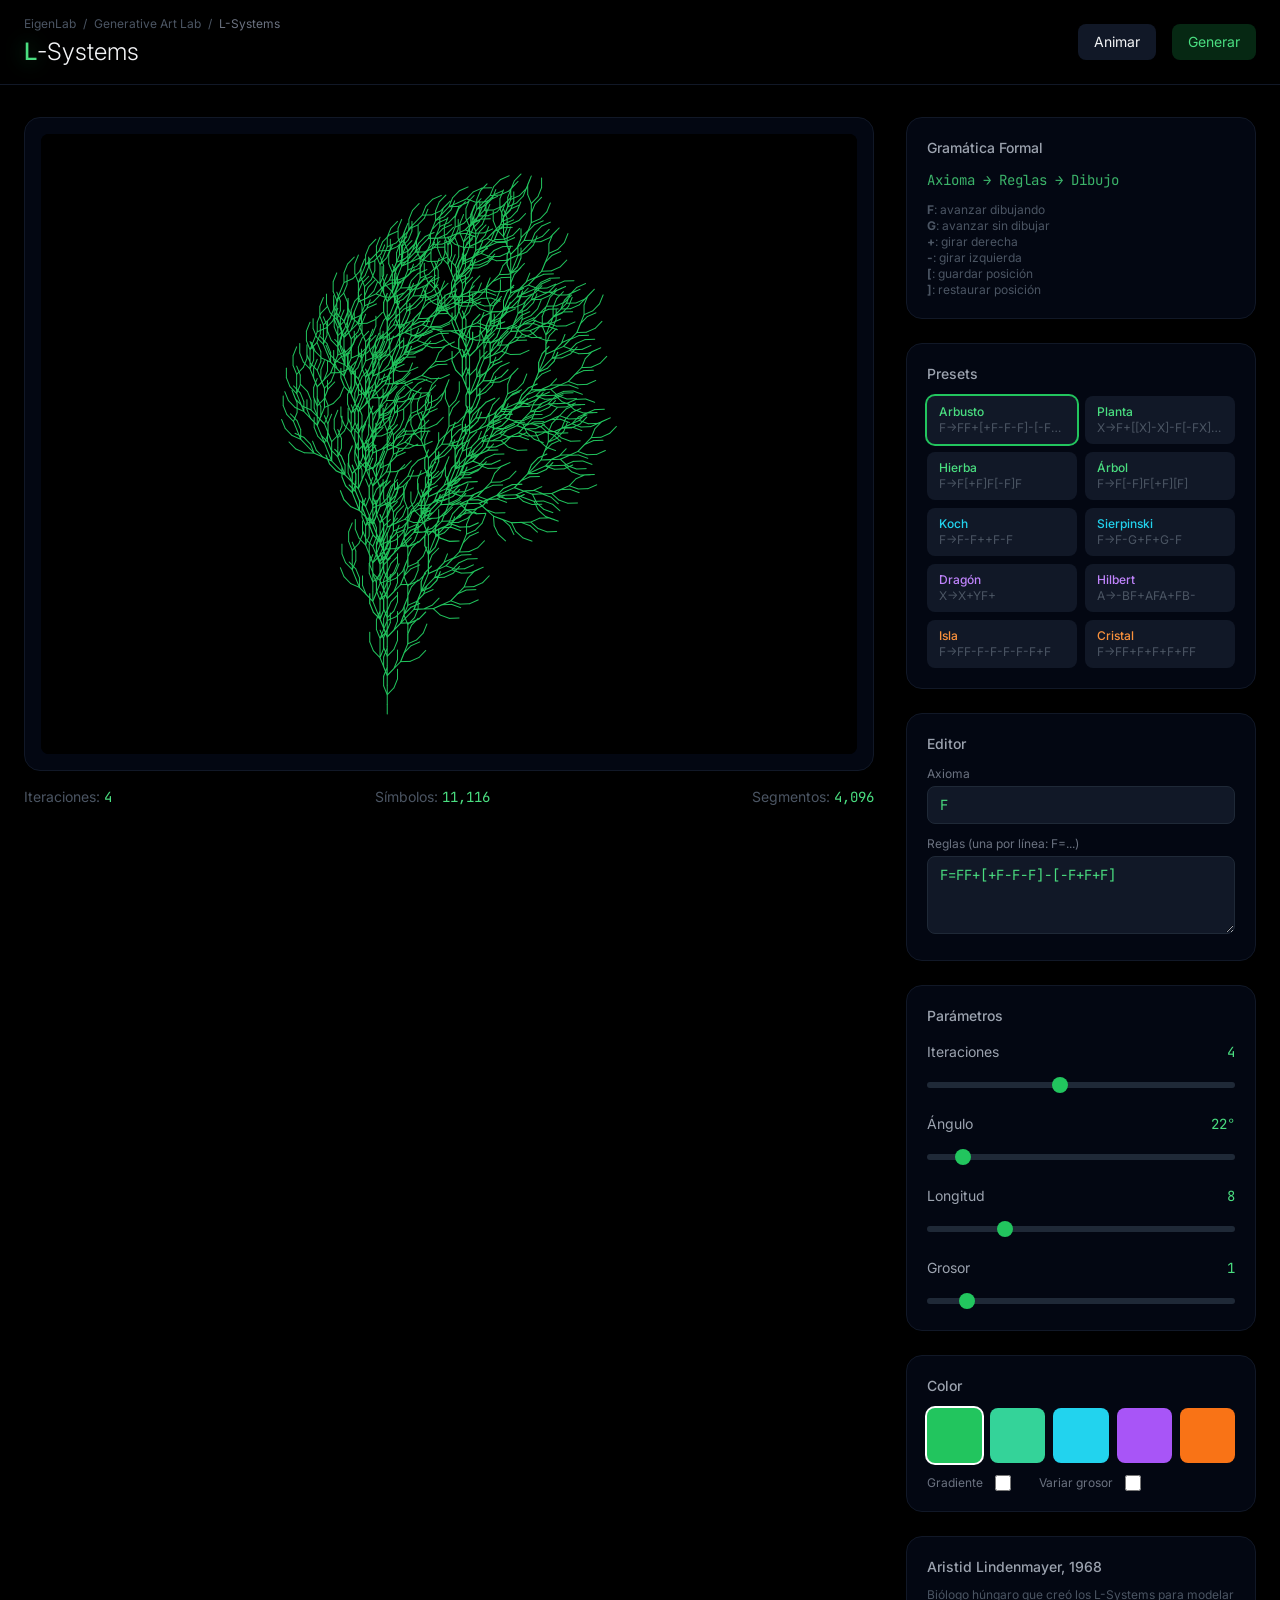
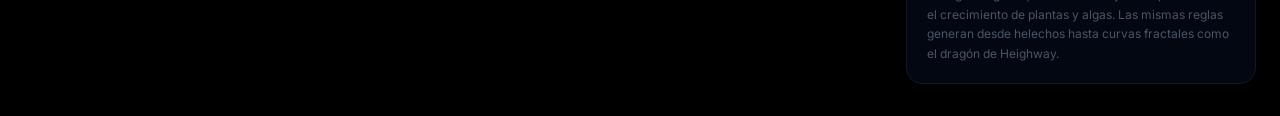
<file: l-systems.html>
<!DOCTYPE html>
<html lang="es">
<head>
    <meta charset="UTF-8">
    <meta name="viewport" content="width=device-width, initial-scale=1.0">
    <title>L-Systems - Gramáticas Formales</title>
    <!-- eigenlab:meta -->
    <meta name="description" content="Gramáticas formales que generan plantas, árboles y fractales. Edita las reglas y observa cómo muta la estructura.">
    <meta property="og:site_name" content="EigenLab">
    <meta property="og:type" content="website">
    <meta property="og:locale" content="es_ES">
    <meta property="og:title" content="L-Systems · Math Generative Art Lab">
    <meta property="og:description" content="Gramáticas formales que generan plantas, árboles y fractales. Edita las reglas y observa cómo muta la estructura.">
    <meta property="og:image" content="https://cjlkaiser-cpu.github.io/eigenlab/_portal/og/math-generative-art-lab.jpg">
    <meta property="og:image:width" content="1200">
    <meta property="og:image:height" content="630">
    <meta name="twitter:card" content="summary_large_image">
    <meta name="theme-color" content="#030712">
    <!-- /eigenlab:meta -->
    <link href="https://fonts.googleapis.com/css2?family=JetBrains+Mono:wght@300;400;500;600&family=Inter:wght@300;400;500;600;700&display=swap" rel="stylesheet">
    <style>
        body { font-family: 'Inter', sans-serif; }
        .mono { font-family: 'JetBrains Mono', monospace; }
        .glow-text {
            text-shadow: 0 0 20px rgba(34, 197, 94, 0.5);
        }
        .slider-container input[type="range"] {
            -webkit-appearance: none;
            width: 100%;
            height: 6px;
            border-radius: 3px;
            background: #1f2937;
            outline: none;
        }
        .slider-container input[type="range"]::-webkit-slider-thumb {
            -webkit-appearance: none;
            width: 16px;
            height: 16px;
            border-radius: 50%;
            background: #22c55e;
            cursor: pointer;
            transition: transform 0.1s;
        }
        .slider-container input[type="range"]::-webkit-slider-thumb:hover {
            transform: scale(1.2);
        }
        .preset-btn {
            transition: all 0.2s;
        }
        .preset-btn:hover {
            transform: translateY(-2px);
        }
        textarea {
            resize: none;
        }
        textarea:focus, input:focus {
            outline: none;
            border-color: #22c55e;
        }
    </style>
    <link rel="stylesheet" href="tailwind.css" data-eigenlab-tailwind>
</head>
<body class="bg-black text-gray-100 min-h-screen">
    <!-- Header -->
    <header class="border-b border-gray-900 bg-black/80 backdrop-blur-sm sticky top-0 z-50">
        <div class="max-w-7xl mx-auto px-6 py-4">
            <div class="flex justify-between items-center">
                <div>
                    <nav class="text-xs text-gray-600 mb-1">
                        <a href="https://cjlkaiser-cpu.github.io/eigenlab/_portal/index.html" class="hover:text-green-400 transition">EigenLab</a>
                        <span class="mx-1">/</span>
                        <a href="index.html" class="hover:text-green-400 transition">Generative Art Lab</a>
                        <span class="mx-1">/</span>
                        <span class="text-gray-500">L-Systems</span>
                    </nav>
                    <h1 class="text-2xl font-light">
                        <span class="text-green-400 font-medium glow-text">L</span>-Systems
                    </h1>
                </div>
                <div class="flex items-center gap-4">
                    <button id="btn-animate" class="px-4 py-2 bg-gray-900 hover:bg-gray-800 rounded-lg text-sm transition">
                        Animar
                    </button>
                    <button id="btn-generate" class="px-4 py-2 bg-green-500/20 hover:bg-green-500/30 text-green-400 rounded-lg text-sm transition">
                        Generar
                    </button>
                </div>
            </div>
        </div>
    </header>

    <main class="max-w-7xl mx-auto px-6 py-8">
        <div class="grid lg:grid-cols-[1fr_350px] gap-8">
            <!-- Canvas -->
            <div class="space-y-4">
                <div class="bg-gray-950 border border-gray-900 rounded-2xl p-4 overflow-hidden">
                    <canvas id="canvas" class="w-full rounded-lg bg-black"></canvas>
                </div>
                <div class="flex justify-between items-center text-sm">
                    <span class="text-gray-600">Iteraciones: <span id="info-iterations" class="text-green-400 mono">0</span></span>
                    <span class="text-gray-600">Símbolos: <span id="info-symbols" class="text-green-400 mono">0</span></span>
                    <span class="text-gray-600">Segmentos: <span id="info-segments" class="text-green-400 mono">0</span></span>
                </div>
            </div>

            <!-- Panel de Control -->
            <div class="space-y-6">
                <!-- Concepto -->
                <div class="bg-gray-950 border border-gray-900 rounded-2xl p-5">
                    <h3 class="text-sm font-medium text-gray-400 mb-3">Gramática Formal</h3>
                    <div class="space-y-2 mono text-sm text-green-400/80">
                        <div>Axioma → Reglas → Dibujo</div>
                    </div>
                    <div class="mt-3 text-xs text-gray-600">
                        <p><strong>F</strong>: avanzar dibujando</p>
                        <p><strong>G</strong>: avanzar sin dibujar</p>
                        <p><strong>+</strong>: girar derecha</p>
                        <p><strong>-</strong>: girar izquierda</p>
                        <p><strong>[</strong>: guardar posición</p>
                        <p><strong>]</strong>: restaurar posición</p>
                    </div>
                </div>

                <!-- Presets -->
                <div class="bg-gray-950 border border-gray-900 rounded-2xl p-5">
                    <h3 class="text-sm font-medium text-gray-400 mb-3">Presets</h3>
                    <div class="grid grid-cols-2 gap-2">
                        <button class="preset-btn px-3 py-2 bg-gray-900 hover:bg-gray-800 rounded-lg text-xs text-left transition"
                            data-axiom="F"
                            data-rules="F=FF+[+F-F-F]-[-F+F+F]"
                            data-angle="22"
                            data-iterations="4"
                            data-length="8">
                            <div class="font-medium text-green-400">Arbusto</div>
                            <div class="text-gray-600 truncate">F→FF+[+F-F-F]-[-F+F+F]</div>
                        </button>
                        <button class="preset-btn px-3 py-2 bg-gray-900 hover:bg-gray-800 rounded-lg text-xs text-left transition"
                            data-axiom="X"
                            data-rules="X=F+[[X]-X]-F[-FX]+X,F=FF"
                            data-angle="25"
                            data-iterations="5"
                            data-length="5">
                            <div class="font-medium text-green-400">Planta</div>
                            <div class="text-gray-600 truncate">X→F+[[X]-X]-F[-FX]+X</div>
                        </button>
                        <button class="preset-btn px-3 py-2 bg-gray-900 hover:bg-gray-800 rounded-lg text-xs text-left transition"
                            data-axiom="F"
                            data-rules="F=F[+F]F[-F]F"
                            data-angle="25.7"
                            data-iterations="5"
                            data-length="5">
                            <div class="font-medium text-green-400">Hierba</div>
                            <div class="text-gray-600 truncate">F→F[+F]F[-F]F</div>
                        </button>
                        <button class="preset-btn px-3 py-2 bg-gray-900 hover:bg-gray-800 rounded-lg text-xs text-left transition"
                            data-axiom="F"
                            data-rules="F=F[-F]F[+F][F]"
                            data-angle="20"
                            data-iterations="5"
                            data-length="6">
                            <div class="font-medium text-green-400">Árbol</div>
                            <div class="text-gray-600 truncate">F→F[-F]F[+F][F]</div>
                        </button>
                        <button class="preset-btn px-3 py-2 bg-gray-900 hover:bg-gray-800 rounded-lg text-xs text-left transition"
                            data-axiom="F++F++F"
                            data-rules="F=F-F++F-F"
                            data-angle="60"
                            data-iterations="4"
                            data-length="6">
                            <div class="font-medium text-cyan-400">Koch</div>
                            <div class="text-gray-600 truncate">F→F-F++F-F</div>
                        </button>
                        <button class="preset-btn px-3 py-2 bg-gray-900 hover:bg-gray-800 rounded-lg text-xs text-left transition"
                            data-axiom="F-G-G"
                            data-rules="F=F-G+F+G-F,G=GG"
                            data-angle="120"
                            data-iterations="6"
                            data-length="6">
                            <div class="font-medium text-cyan-400">Sierpinski</div>
                            <div class="text-gray-600 truncate">F→F-G+F+G-F</div>
                        </button>
                        <button class="preset-btn px-3 py-2 bg-gray-900 hover:bg-gray-800 rounded-lg text-xs text-left transition"
                            data-axiom="FX"
                            data-rules="X=X+YF+,Y=-FX-Y"
                            data-angle="90"
                            data-iterations="12"
                            data-length="6">
                            <div class="font-medium text-purple-400">Dragón</div>
                            <div class="text-gray-600 truncate">X→X+YF+</div>
                        </button>
                        <button class="preset-btn px-3 py-2 bg-gray-900 hover:bg-gray-800 rounded-lg text-xs text-left transition"
                            data-axiom="A"
                            data-rules="A=-BF+AFA+FB-,B=+AF-BFB-FA+"
                            data-angle="90"
                            data-iterations="5"
                            data-length="6">
                            <div class="font-medium text-purple-400">Hilbert</div>
                            <div class="text-gray-600 truncate">A→-BF+AFA+FB-</div>
                        </button>
                        <button class="preset-btn px-3 py-2 bg-gray-900 hover:bg-gray-800 rounded-lg text-xs text-left transition"
                            data-axiom="F-F-F-F"
                            data-rules="F=FF-F-F-F-F-F+F"
                            data-angle="90"
                            data-iterations="4"
                            data-length="5">
                            <div class="font-medium text-orange-400">Isla</div>
                            <div class="text-gray-600 truncate">F→FF-F-F-F-F-F+F</div>
                        </button>
                        <button class="preset-btn px-3 py-2 bg-gray-900 hover:bg-gray-800 rounded-lg text-xs text-left transition"
                            data-axiom="F+F+F+F"
                            data-rules="F=FF+F+F+F+FF"
                            data-angle="90"
                            data-iterations="4"
                            data-length="5">
                            <div class="font-medium text-orange-400">Cristal</div>
                            <div class="text-gray-600 truncate">F→FF+F+F+F+FF</div>
                        </button>
                    </div>
                </div>

                <!-- Editor de Reglas -->
                <div class="bg-gray-950 border border-gray-900 rounded-2xl p-5">
                    <h3 class="text-sm font-medium text-gray-400 mb-3">Editor</h3>
                    <div class="space-y-3">
                        <div>
                            <label class="text-xs text-gray-500 block mb-1">Axioma</label>
                            <input type="text" id="input-axiom" value="F"
                                class="w-full bg-gray-900 border border-gray-800 rounded-lg px-3 py-2 mono text-sm text-green-400">
                        </div>
                        <div>
                            <label class="text-xs text-gray-500 block mb-1">Reglas (una por línea: F=...)</label>
                            <textarea id="input-rules" rows="3"
                                class="w-full bg-gray-900 border border-gray-800 rounded-lg px-3 py-2 mono text-sm text-green-400">F=FF+[+F-F-F]-[-F+F+F]</textarea>
                        </div>
                    </div>
                </div>

                <!-- Parámetros -->
                <div class="bg-gray-950 border border-gray-900 rounded-2xl p-5">
                    <h3 class="text-sm font-medium text-gray-400 mb-4">Parámetros</h3>
                    <div class="space-y-5 slider-container">
                        <div>
                            <div class="flex justify-between text-sm mb-2">
                                <label class="text-gray-400">Iteraciones</label>
                                <span class="mono text-green-400" id="val-iterations">4</span>
                            </div>
                            <input type="range" id="slider-iterations" min="1" max="8" step="1" value="4">
                        </div>
                        <div>
                            <div class="flex justify-between text-sm mb-2">
                                <label class="text-gray-400">Ángulo</label>
                                <span class="mono text-green-400" id="val-angle">22°</span>
                            </div>
                            <input type="range" id="slider-angle" min="5" max="180" step="0.5" value="22">
                        </div>
                        <div>
                            <div class="flex justify-between text-sm mb-2">
                                <label class="text-gray-400">Longitud</label>
                                <span class="mono text-green-400" id="val-length">8</span>
                            </div>
                            <input type="range" id="slider-length" min="1" max="30" step="1" value="8">
                        </div>
                        <div>
                            <div class="flex justify-between text-sm mb-2">
                                <label class="text-gray-400">Grosor</label>
                                <span class="mono text-green-400" id="val-stroke">1</span>
                            </div>
                            <input type="range" id="slider-stroke" min="0.5" max="5" step="0.5" value="1">
                        </div>
                    </div>
                </div>

                <!-- Color -->
                <div class="bg-gray-950 border border-gray-900 rounded-2xl p-5">
                    <h3 class="text-sm font-medium text-gray-400 mb-3">Color</h3>
                    <div class="grid grid-cols-5 gap-2">
                        <button class="color-btn w-full aspect-square rounded-lg bg-green-500 ring-2 ring-transparent hover:ring-white/50 transition" data-color="#22c55e"></button>
                        <button class="color-btn w-full aspect-square rounded-lg bg-emerald-400 ring-2 ring-transparent hover:ring-white/50 transition" data-color="#34d399"></button>
                        <button class="color-btn w-full aspect-square rounded-lg bg-cyan-400 ring-2 ring-transparent hover:ring-white/50 transition" data-color="#22d3ee"></button>
                        <button class="color-btn w-full aspect-square rounded-lg bg-purple-500 ring-2 ring-transparent hover:ring-white/50 transition" data-color="#a855f7"></button>
                        <button class="color-btn w-full aspect-square rounded-lg bg-orange-500 ring-2 ring-transparent hover:ring-white/50 transition" data-color="#f97316"></button>
                    </div>
                    <div class="mt-3 flex items-center gap-3">
                        <label class="text-xs text-gray-500">Gradiente</label>
                        <input type="checkbox" id="check-gradient" class="w-4 h-4 accent-green-500">
                        <label class="text-xs text-gray-500 ml-4">Variar grosor</label>
                        <input type="checkbox" id="check-taper" class="w-4 h-4 accent-green-500">
                    </div>
                </div>

                <!-- Lindenmayer -->
                <div class="bg-gray-950 border border-gray-900 rounded-2xl p-5">
                    <h3 class="text-sm font-medium text-gray-400 mb-2">Aristid Lindenmayer, 1968</h3>
                    <p class="text-xs text-gray-600 leading-relaxed">
                        Biólogo húngaro que creó los L-Systems para modelar el crecimiento de plantas y algas.
                        Las mismas reglas generan desde helechos hasta curvas fractales como el dragón de Heighway.
                    </p>
                </div>
            </div>
        </div>
    </main>

    <script>
        // ===== CONFIG =====
        const canvas = document.getElementById('canvas');
        const ctx = canvas.getContext('2d');

        let width, height;
        let axiom = 'F';
        let rules = { 'F': 'FF+[+F-F-F]-[-F+F+F]' };
        let iterations = 4;
        let angle = 22;
        let length = 8;
        let strokeWidth = 1;
        let color = '#22c55e';
        let useGradient = false;
        let useTaper = false;

        let currentString = '';
        let segments = [];
        let animationIndex = 0;
        let isAnimating = false;
        let animationId = null;

        // ===== INIT =====
        function init() {
            const container = canvas.parentElement;
            width = container.clientWidth - 32;
            height = Math.min(width * 0.8, window.innerHeight - 280);

            canvas.width = width * 2;
            canvas.height = height * 2;
            canvas.style.width = width + 'px';
            canvas.style.height = height + 'px';
            ctx.scale(2, 2);

            generate();
        }

        // ===== L-SYSTEM GENERATION =====
        function parseRules(rulesText) {
            const parsed = {};
            const lines = rulesText.split(/[,\n]/).map(l => l.trim()).filter(l => l);
            for (const line of lines) {
                const [key, value] = line.split('=').map(s => s.trim());
                if (key && value) {
                    parsed[key] = value;
                }
            }
            return parsed;
        }

        function generateString(axiom, rules, iterations) {
            let current = axiom;
            for (let i = 0; i < iterations; i++) {
                let next = '';
                for (const char of current) {
                    next += rules[char] || char;
                }
                current = next;
                // Safety limit
                if (current.length > 500000) {
                    console.warn('String too long, stopping at iteration', i);
                    break;
                }
            }
            return current;
        }

        function calculateBounds(string, angle, length) {
            let x = 0, y = 0;
            let dir = -90; // Start pointing up
            const stack = [];
            let minX = 0, maxX = 0, minY = 0, maxY = 0;

            for (const char of string) {
                switch (char) {
                    case 'F':
                    case 'G':
                        const rad = dir * Math.PI / 180;
                        x += Math.cos(rad) * length;
                        y += Math.sin(rad) * length;
                        minX = Math.min(minX, x);
                        maxX = Math.max(maxX, x);
                        minY = Math.min(minY, y);
                        maxY = Math.max(maxY, y);
                        break;
                    case '+':
                        dir += angle;
                        break;
                    case '-':
                        dir -= angle;
                        break;
                    case '[':
                        stack.push({ x, y, dir });
                        break;
                    case ']':
                        if (stack.length > 0) {
                            const state = stack.pop();
                            x = state.x;
                            y = state.y;
                            dir = state.dir;
                        }
                        break;
                }
            }

            return { minX, maxX, minY, maxY, width: maxX - minX, height: maxY - minY };
        }

        function generateSegments(string, angle, length, offsetX, offsetY, scale) {
            const segs = [];
            let x = offsetX, y = offsetY;
            let dir = -90;
            const stack = [];
            let depth = 0;
            let maxDepth = 0;

            for (const char of string) {
                switch (char) {
                    case 'F':
                        const rad = dir * Math.PI / 180;
                        const nx = x + Math.cos(rad) * length * scale;
                        const ny = y + Math.sin(rad) * length * scale;
                        segs.push({ x1: x, y1: y, x2: nx, y2: ny, depth });
                        x = nx;
                        y = ny;
                        break;
                    case 'G':
                        const rad2 = dir * Math.PI / 180;
                        x += Math.cos(rad2) * length * scale;
                        y += Math.sin(rad2) * length * scale;
                        break;
                    case '+':
                        dir += angle;
                        break;
                    case '-':
                        dir -= angle;
                        break;
                    case '[':
                        stack.push({ x, y, dir, depth });
                        depth++;
                        maxDepth = Math.max(maxDepth, depth);
                        break;
                    case ']':
                        if (stack.length > 0) {
                            const state = stack.pop();
                            x = state.x;
                            y = state.y;
                            dir = state.dir;
                            depth = state.depth;
                        }
                        break;
                }
            }

            // Normalize depth for coloring
            for (const seg of segs) {
                seg.normalizedDepth = maxDepth > 0 ? seg.depth / maxDepth : 0;
            }

            return segs;
        }

        function generate() {
            // Stop any ongoing animation
            if (animationId) {
                cancelAnimationFrame(animationId);
                animationId = null;
            }
            isAnimating = false;

            // Parse rules from textarea
            rules = parseRules(document.getElementById('input-rules').value);
            axiom = document.getElementById('input-axiom').value || 'F';

            // Generate string
            currentString = generateString(axiom, rules, iterations);

            // Calculate bounds
            const bounds = calculateBounds(currentString, angle, length);

            // Calculate scale and offset to fit in canvas
            const padding = 40;
            const availableWidth = width - padding * 2;
            const availableHeight = height - padding * 2;

            let scale = 1;
            if (bounds.width > 0 && bounds.height > 0) {
                scale = Math.min(availableWidth / bounds.width, availableHeight / bounds.height);
            } else if (bounds.width > 0) {
                scale = availableWidth / bounds.width;
            } else if (bounds.height > 0) {
                scale = availableHeight / bounds.height;
            }

            const offsetX = padding + (availableWidth - bounds.width * scale) / 2 - bounds.minX * scale;
            const offsetY = padding + (availableHeight - bounds.height * scale) / 2 - bounds.minY * scale;

            // Generate segments
            segments = generateSegments(currentString, angle, length, offsetX, offsetY, scale);

            // Update info
            document.getElementById('info-iterations').textContent = iterations;
            document.getElementById('info-symbols').textContent = currentString.length.toLocaleString();
            document.getElementById('info-segments').textContent = segments.length.toLocaleString();

            // Draw
            animationIndex = segments.length;
            draw();
        }

        function draw() {
            ctx.fillStyle = '#000';
            ctx.fillRect(0, 0, width, height);

            const drawCount = Math.min(animationIndex, segments.length);

            for (let i = 0; i < drawCount; i++) {
                const seg = segments[i];

                // Color
                if (useGradient) {
                    const hue = 100 + seg.normalizedDepth * 60; // Green to yellow
                    ctx.strokeStyle = `hsl(${hue}, 70%, ${50 - seg.normalizedDepth * 20}%)`;
                } else {
                    ctx.strokeStyle = color;
                }

                // Width
                if (useTaper) {
                    ctx.lineWidth = strokeWidth * (1 - seg.normalizedDepth * 0.7);
                } else {
                    ctx.lineWidth = strokeWidth;
                }

                ctx.lineCap = 'round';
                ctx.beginPath();
                ctx.moveTo(seg.x1, seg.y1);
                ctx.lineTo(seg.x2, seg.y2);
                ctx.stroke();
            }
        }

        function animate() {
            if (!isAnimating) return;

            ctx.fillStyle = '#000';
            ctx.fillRect(0, 0, width, height);

            // Draw segments up to current index
            const batchSize = Math.max(1, Math.floor(segments.length / 200));
            animationIndex = Math.min(animationIndex + batchSize, segments.length);

            for (let i = 0; i < animationIndex; i++) {
                const seg = segments[i];

                if (useGradient) {
                    const hue = 100 + seg.normalizedDepth * 60;
                    ctx.strokeStyle = `hsl(${hue}, 70%, ${50 - seg.normalizedDepth * 20}%)`;
                } else {
                    ctx.strokeStyle = color;
                }

                if (useTaper) {
                    ctx.lineWidth = strokeWidth * (1 - seg.normalizedDepth * 0.7);
                } else {
                    ctx.lineWidth = strokeWidth;
                }

                ctx.lineCap = 'round';
                ctx.beginPath();
                ctx.moveTo(seg.x1, seg.y1);
                ctx.lineTo(seg.x2, seg.y2);
                ctx.stroke();
            }

            if (animationIndex < segments.length) {
                animationId = requestAnimationFrame(animate);
            } else {
                isAnimating = false;
            }
        }

        // ===== EVENT HANDLERS =====
        // Presets
        document.querySelectorAll('.preset-btn').forEach(btn => {
            btn.addEventListener('click', () => {
                document.getElementById('input-axiom').value = btn.dataset.axiom;
                document.getElementById('input-rules').value = btn.dataset.rules.split(',').join('\n');

                angle = parseFloat(btn.dataset.angle);
                iterations = parseInt(btn.dataset.iterations);
                length = parseFloat(btn.dataset.length);

                document.getElementById('slider-angle').value = angle;
                document.getElementById('val-angle').textContent = angle + '°';
                document.getElementById('slider-iterations').value = iterations;
                document.getElementById('val-iterations').textContent = iterations;
                document.getElementById('slider-length').value = length;
                document.getElementById('val-length').textContent = length;

                // Visual feedback
                document.querySelectorAll('.preset-btn').forEach(b => b.classList.remove('ring-2', 'ring-green-500'));
                btn.classList.add('ring-2', 'ring-green-500');

                generate();
            });
        });

        // Sliders
        document.getElementById('slider-iterations').addEventListener('input', (e) => {
            iterations = parseInt(e.target.value);
            document.getElementById('val-iterations').textContent = iterations;
        });
        document.getElementById('slider-iterations').addEventListener('change', generate);

        document.getElementById('slider-angle').addEventListener('input', (e) => {
            angle = parseFloat(e.target.value);
            document.getElementById('val-angle').textContent = angle + '°';
        });
        document.getElementById('slider-angle').addEventListener('change', generate);

        document.getElementById('slider-length').addEventListener('input', (e) => {
            length = parseFloat(e.target.value);
            document.getElementById('val-length').textContent = length;
        });
        document.getElementById('slider-length').addEventListener('change', generate);

        document.getElementById('slider-stroke').addEventListener('input', (e) => {
            strokeWidth = parseFloat(e.target.value);
            document.getElementById('val-stroke').textContent = strokeWidth;
            draw();
        });

        // Colors
        document.querySelectorAll('.color-btn').forEach(btn => {
            btn.addEventListener('click', () => {
                color = btn.dataset.color;
                document.querySelectorAll('.color-btn').forEach(b => b.classList.remove('ring-white'));
                btn.classList.add('ring-white');
                draw();
            });
        });

        // Checkboxes
        document.getElementById('check-gradient').addEventListener('change', (e) => {
            useGradient = e.target.checked;
            draw();
        });

        document.getElementById('check-taper').addEventListener('change', (e) => {
            useTaper = e.target.checked;
            draw();
        });

        // Buttons
        document.getElementById('btn-generate').addEventListener('click', generate);

        document.getElementById('btn-animate').addEventListener('click', () => {
            if (isAnimating) {
                isAnimating = false;
                if (animationId) {
                    cancelAnimationFrame(animationId);
                    animationId = null;
                }
            } else {
                animationIndex = 0;
                isAnimating = true;
                animate();
            }
        });

        // Editor changes
        document.getElementById('input-axiom').addEventListener('change', generate);
        document.getElementById('input-rules').addEventListener('change', generate);

        // ===== START =====
        window.addEventListener('load', () => {
            init();
            // Set first preset and color as active
            document.querySelector('.preset-btn').classList.add('ring-2', 'ring-green-500');
            document.querySelector('.color-btn').classList.add('ring-white');
        });

        window.addEventListener('resize', init);
    </script>
</body>
</html>
</file>
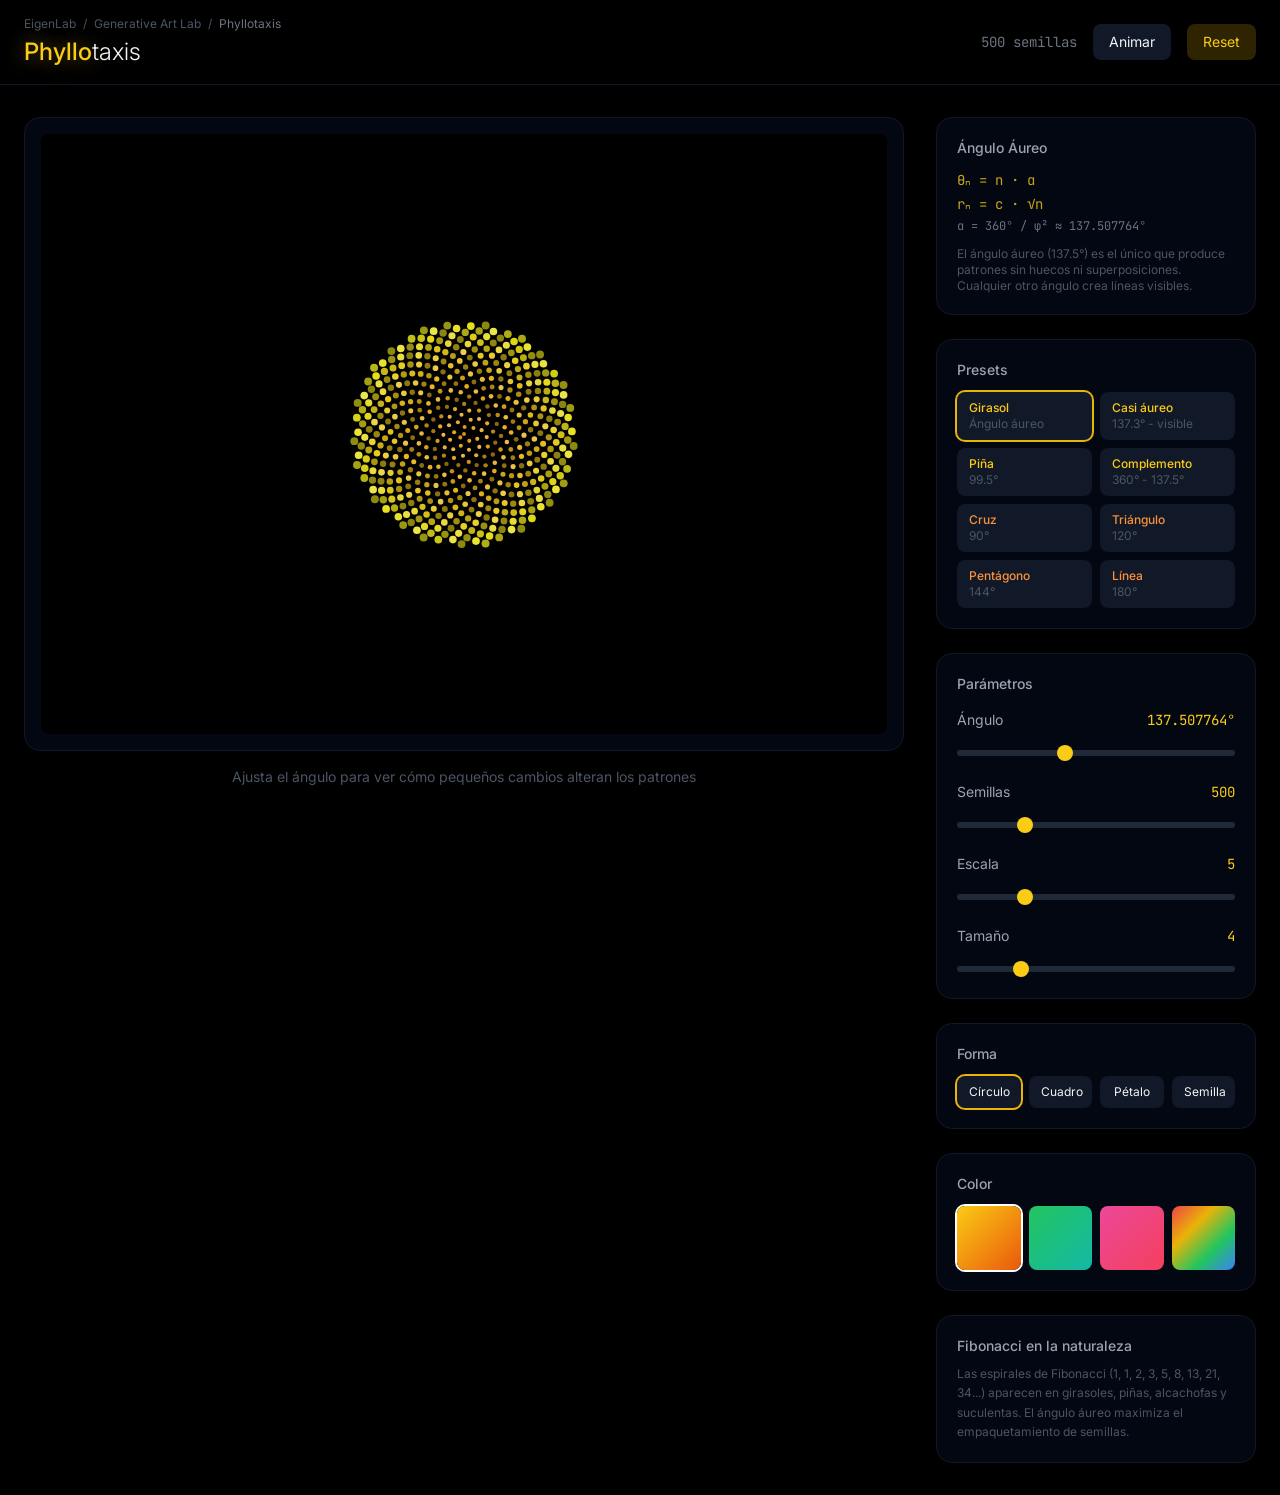
<file: phyllotaxis.html>
<!DOCTYPE html>
<html lang="es">
<head>
    <meta charset="UTF-8">
    <meta name="viewport" content="width=device-width, initial-scale=1.0">
    <title>Phyllotaxis - Espirales de Fibonacci</title>
    <!-- eigenlab:meta -->
    <meta name="description" content="Espirales de Fibonacci en la naturaleza. Girasoles, piñas y suculentas emergen del ángulo áureo: 137.5°.">
    <meta property="og:site_name" content="EigenLab">
    <meta property="og:type" content="website">
    <meta property="og:locale" content="es_ES">
    <meta property="og:title" content="Phyllotaxis · Math Generative Art Lab">
    <meta property="og:description" content="Espirales de Fibonacci en la naturaleza. Girasoles, piñas y suculentas emergen del ángulo áureo: 137.5°.">
    <meta property="og:image" content="https://cjlkaiser-cpu.github.io/eigenlab/_portal/og/math-generative-art-lab.jpg">
    <meta property="og:image:width" content="1200">
    <meta property="og:image:height" content="630">
    <meta name="twitter:card" content="summary_large_image">
    <meta name="theme-color" content="#030712">
    <!-- /eigenlab:meta -->
    <link href="https://fonts.googleapis.com/css2?family=JetBrains+Mono:wght@300;400;500;600&family=Inter:wght@300;400;500;600;700&display=swap" rel="stylesheet">
    <style>
        body { font-family: 'Inter', sans-serif; }
        .mono { font-family: 'JetBrains Mono', monospace; }
        .glow-text { text-shadow: 0 0 20px rgba(250, 204, 21, 0.5); }
        .slider-container input[type="range"] {
            -webkit-appearance: none;
            width: 100%;
            height: 6px;
            border-radius: 3px;
            background: #1f2937;
        }
        .slider-container input[type="range"]::-webkit-slider-thumb {
            -webkit-appearance: none;
            width: 16px;
            height: 16px;
            border-radius: 50%;
            background: #facc15;
            cursor: pointer;
        }
    </style>
    <link rel="stylesheet" href="tailwind.css" data-eigenlab-tailwind>
</head>
<body class="bg-black text-gray-100 min-h-screen">
    <header class="border-b border-gray-900 bg-black/80 backdrop-blur-sm sticky top-0 z-50">
        <div class="max-w-7xl mx-auto px-6 py-4">
            <div class="flex justify-between items-center">
                <div>
                    <nav class="text-xs text-gray-600 mb-1">
                        <a href="https://cjlkaiser-cpu.github.io/eigenlab/_portal/index.html" class="hover:text-yellow-400 transition">EigenLab</a>
                        <span class="mx-1">/</span>
                        <a href="index.html" class="hover:text-yellow-400 transition">Generative Art Lab</a>
                        <span class="mx-1">/</span>
                        <span class="text-gray-500">Phyllotaxis</span>
                    </nav>
                    <h1 class="text-2xl font-light">
                        <span class="text-yellow-400 font-medium glow-text">Phyllo</span>taxis
                    </h1>
                </div>
                <div class="flex items-center gap-4">
                    <span class="mono text-sm text-gray-500" id="info-count">0 semillas</span>
                    <button id="btn-animate" class="px-4 py-2 bg-gray-900 hover:bg-gray-800 rounded-lg text-sm transition">Animar</button>
                    <button id="btn-reset" class="px-4 py-2 bg-yellow-500/20 hover:bg-yellow-500/30 text-yellow-400 rounded-lg text-sm transition">Reset</button>
                </div>
            </div>
        </div>
    </header>

    <main class="max-w-7xl mx-auto px-6 py-8">
        <div class="grid lg:grid-cols-[1fr_320px] gap-8">
            <div class="space-y-4">
                <div class="bg-gray-950 border border-gray-900 rounded-2xl p-4 overflow-hidden">
                    <canvas id="canvas" class="w-full rounded-lg"></canvas>
                </div>
                <p class="text-gray-600 text-sm text-center">Ajusta el ángulo para ver cómo pequeños cambios alteran los patrones</p>
            </div>

            <div class="space-y-6">
                <div class="bg-gray-950 border border-gray-900 rounded-2xl p-5">
                    <h3 class="text-sm font-medium text-gray-400 mb-3">Ángulo Áureo</h3>
                    <div class="mono text-sm text-yellow-400/80 space-y-1">
                        <div>θₙ = n · α</div>
                        <div>rₙ = c · √n</div>
                        <div class="text-xs text-gray-500 mt-2">α = 360° / φ² ≈ 137.507764°</div>
                    </div>
                    <p class="mt-3 text-xs text-gray-600">El ángulo áureo (137.5°) es el único que produce patrones sin huecos ni superposiciones. Cualquier otro ángulo crea líneas visibles.</p>
                </div>

                <div class="bg-gray-950 border border-gray-900 rounded-2xl p-5">
                    <h3 class="text-sm font-medium text-gray-400 mb-3">Presets</h3>
                    <div class="grid grid-cols-2 gap-2">
                        <button class="preset-btn px-3 py-2 bg-gray-900 hover:bg-gray-800 rounded-lg text-xs text-left transition" data-angle="137.507764" data-scale="5" data-size="4">
                            <div class="font-medium text-yellow-400">Girasol</div>
                            <div class="text-gray-600">Ángulo áureo</div>
                        </button>
                        <button class="preset-btn px-3 py-2 bg-gray-900 hover:bg-gray-800 rounded-lg text-xs text-left transition" data-angle="137.3" data-scale="5" data-size="4">
                            <div class="font-medium text-yellow-400">Casi áureo</div>
                            <div class="text-gray-600">137.3° - visible</div>
                        </button>
                        <button class="preset-btn px-3 py-2 bg-gray-900 hover:bg-gray-800 rounded-lg text-xs text-left transition" data-angle="99.5" data-scale="6" data-size="5">
                            <div class="font-medium text-yellow-400">Piña</div>
                            <div class="text-gray-600">99.5°</div>
                        </button>
                        <button class="preset-btn px-3 py-2 bg-gray-900 hover:bg-gray-800 rounded-lg text-xs text-left transition" data-angle="222.5" data-scale="5" data-size="4">
                            <div class="font-medium text-yellow-400">Complemento</div>
                            <div class="text-gray-600">360° - 137.5°</div>
                        </button>
                        <button class="preset-btn px-3 py-2 bg-gray-900 hover:bg-gray-800 rounded-lg text-xs text-left transition" data-angle="90" data-scale="8" data-size="6">
                            <div class="font-medium text-orange-400">Cruz</div>
                            <div class="text-gray-600">90°</div>
                        </button>
                        <button class="preset-btn px-3 py-2 bg-gray-900 hover:bg-gray-800 rounded-lg text-xs text-left transition" data-angle="120" data-scale="8" data-size="6">
                            <div class="font-medium text-orange-400">Triángulo</div>
                            <div class="text-gray-600">120°</div>
                        </button>
                        <button class="preset-btn px-3 py-2 bg-gray-900 hover:bg-gray-800 rounded-lg text-xs text-left transition" data-angle="144" data-scale="6" data-size="5">
                            <div class="font-medium text-orange-400">Pentágono</div>
                            <div class="text-gray-600">144°</div>
                        </button>
                        <button class="preset-btn px-3 py-2 bg-gray-900 hover:bg-gray-800 rounded-lg text-xs text-left transition" data-angle="180" data-scale="10" data-size="8">
                            <div class="font-medium text-orange-400">Línea</div>
                            <div class="text-gray-600">180°</div>
                        </button>
                    </div>
                </div>

                <div class="bg-gray-950 border border-gray-900 rounded-2xl p-5 slider-container">
                    <h3 class="text-sm font-medium text-gray-400 mb-4">Parámetros</h3>
                    <div class="space-y-5">
                        <div>
                            <div class="flex justify-between text-sm mb-2">
                                <label class="text-gray-400">Ángulo</label>
                                <span class="mono text-yellow-400" id="val-angle">137.507764°</span>
                            </div>
                            <input type="range" id="slider-angle" min="0" max="360" step="0.01" value="137.507764">
                        </div>
                        <div>
                            <div class="flex justify-between text-sm mb-2">
                                <label class="text-gray-400">Semillas</label>
                                <span class="mono text-yellow-400" id="val-count">500</span>
                            </div>
                            <input type="range" id="slider-count" min="50" max="2000" step="50" value="500">
                        </div>
                        <div>
                            <div class="flex justify-between text-sm mb-2">
                                <label class="text-gray-400">Escala</label>
                                <span class="mono text-yellow-400" id="val-scale">5</span>
                            </div>
                            <input type="range" id="slider-scale" min="2" max="15" step="0.5" value="5">
                        </div>
                        <div>
                            <div class="flex justify-between text-sm mb-2">
                                <label class="text-gray-400">Tamaño</label>
                                <span class="mono text-yellow-400" id="val-size">4</span>
                            </div>
                            <input type="range" id="slider-size" min="1" max="15" step="0.5" value="4">
                        </div>
                    </div>
                </div>

                <div class="bg-gray-950 border border-gray-900 rounded-2xl p-5">
                    <h3 class="text-sm font-medium text-gray-400 mb-3">Forma</h3>
                    <div class="grid grid-cols-4 gap-2">
                        <button class="shape-btn px-3 py-2 bg-gray-900 hover:bg-gray-800 rounded-lg text-xs transition" data-shape="circle">Círculo</button>
                        <button class="shape-btn px-3 py-2 bg-gray-900 hover:bg-gray-800 rounded-lg text-xs transition" data-shape="square">Cuadro</button>
                        <button class="shape-btn px-3 py-2 bg-gray-900 hover:bg-gray-800 rounded-lg text-xs transition" data-shape="petal">Pétalo</button>
                        <button class="shape-btn px-3 py-2 bg-gray-900 hover:bg-gray-800 rounded-lg text-xs transition" data-shape="seed">Semilla</button>
                    </div>
                </div>

                <div class="bg-gray-950 border border-gray-900 rounded-2xl p-5">
                    <h3 class="text-sm font-medium text-gray-400 mb-3">Color</h3>
                    <div class="grid grid-cols-4 gap-2">
                        <button class="color-btn w-full aspect-square rounded-lg ring-2 ring-transparent hover:ring-white/50 transition" data-palette="sunflower" style="background: linear-gradient(135deg, #facc15, #ea580c)"></button>
                        <button class="color-btn w-full aspect-square rounded-lg ring-2 ring-transparent hover:ring-white/50 transition" data-palette="succulent" style="background: linear-gradient(135deg, #22c55e, #14b8a6)"></button>
                        <button class="color-btn w-full aspect-square rounded-lg ring-2 ring-transparent hover:ring-white/50 transition" data-palette="rose" style="background: linear-gradient(135deg, #ec4899, #f43f5e)"></button>
                        <button class="color-btn w-full aspect-square rounded-lg ring-2 ring-transparent hover:ring-white/50 transition" data-palette="rainbow" style="background: linear-gradient(135deg, #ef4444, #eab308, #22c55e, #3b82f6)"></button>
                    </div>
                </div>

                <div class="bg-gray-950 border border-gray-900 rounded-2xl p-5">
                    <h3 class="text-sm font-medium text-gray-400 mb-2">Fibonacci en la naturaleza</h3>
                    <p class="text-xs text-gray-600 leading-relaxed">Las espirales de Fibonacci (1, 1, 2, 3, 5, 8, 13, 21, 34...) aparecen en girasoles, piñas, alcachofas y suculentas. El ángulo áureo maximiza el empaquetamiento de semillas.</p>
                </div>
            </div>
        </div>
    </main>

    <script>
        const canvas = document.getElementById('canvas');
        const ctx = canvas.getContext('2d');
        let width, height;

        let angle = 137.507764;
        let seedCount = 500;
        let scale = 5;
        let seedSize = 4;
        let shape = 'circle';
        let palette = 'sunflower';
        let isAnimating = false;
        let currentSeed = 0;
        let animationId = null;

        const PHI = (1 + Math.sqrt(5)) / 2;
        const GOLDEN_ANGLE = 360 / (PHI * PHI);

        const palettes = {
            sunflower: (t, n) => `hsl(${40 + t * 20}, 80%, ${45 + Math.sin(n * 0.1) * 15}%)`,
            succulent: (t, n) => `hsl(${140 + t * 40}, 60%, ${35 + t * 25}%)`,
            rose: (t, n) => `hsl(${330 + t * 30}, 70%, ${45 + t * 20}%)`,
            rainbow: (t, n) => `hsl(${n * 2 % 360}, 70%, 55%)`
        };

        function init() {
            const container = canvas.parentElement;
            width = container.clientWidth - 32;
            height = Math.min(width, window.innerHeight - 300);
            canvas.width = width;
            canvas.height = height;
            draw();
        }

        function drawSeed(x, y, size, color, n) {
            ctx.fillStyle = color;

            switch (shape) {
                case 'circle':
                    ctx.beginPath();
                    ctx.arc(x, y, size, 0, Math.PI * 2);
                    ctx.fill();
                    break;
                case 'square':
                    ctx.save();
                    ctx.translate(x, y);
                    ctx.rotate(n * angle * Math.PI / 180);
                    ctx.fillRect(-size, -size, size * 2, size * 2);
                    ctx.restore();
                    break;
                case 'petal':
                    ctx.save();
                    ctx.translate(x, y);
                    ctx.rotate(n * angle * Math.PI / 180);
                    ctx.beginPath();
                    ctx.ellipse(0, 0, size * 0.5, size * 1.5, 0, 0, Math.PI * 2);
                    ctx.fill();
                    ctx.restore();
                    break;
                case 'seed':
                    ctx.save();
                    ctx.translate(x, y);
                    ctx.rotate(n * angle * Math.PI / 180 + Math.PI / 2);
                    ctx.beginPath();
                    ctx.moveTo(0, -size);
                    ctx.quadraticCurveTo(size * 0.8, 0, 0, size);
                    ctx.quadraticCurveTo(-size * 0.8, 0, 0, -size);
                    ctx.fill();
                    ctx.restore();
                    break;
            }
        }

        function draw() {
            ctx.fillStyle = '#000';
            ctx.fillRect(0, 0, width, height);

            const cx = width / 2;
            const cy = height / 2;
            const colorFn = palettes[palette];
            const count = isAnimating ? currentSeed : seedCount;

            for (let n = 0; n < count; n++) {
                const theta = n * angle * Math.PI / 180;
                const r = scale * Math.sqrt(n);
                const x = cx + r * Math.cos(theta);
                const y = cy + r * Math.sin(theta);

                const t = n / seedCount;
                const size = seedSize * (0.5 + t * 0.5);
                const color = colorFn(t, n);

                drawSeed(x, y, size, color, n);
            }

            document.getElementById('info-count').textContent = count + ' semillas';
        }

        function animate() {
            if (!isAnimating) return;

            currentSeed = Math.min(currentSeed + 5, seedCount);
            draw();

            if (currentSeed < seedCount) {
                animationId = requestAnimationFrame(animate);
            } else {
                isAnimating = false;
                document.getElementById('btn-animate').textContent = 'Animar';
            }
        }

        // Events
        document.querySelectorAll('.preset-btn').forEach(btn => {
            btn.addEventListener('click', () => {
                angle = parseFloat(btn.dataset.angle);
                scale = parseFloat(btn.dataset.scale);
                seedSize = parseFloat(btn.dataset.size);
                document.getElementById('slider-angle').value = angle;
                document.getElementById('slider-scale').value = scale;
                document.getElementById('slider-size').value = seedSize;
                document.getElementById('val-angle').textContent = angle.toFixed(6) + '°';
                document.getElementById('val-scale').textContent = scale;
                document.getElementById('val-size').textContent = seedSize;
                document.querySelectorAll('.preset-btn').forEach(b => b.classList.remove('ring-2', 'ring-yellow-500'));
                btn.classList.add('ring-2', 'ring-yellow-500');
                draw();
            });
        });

        document.querySelectorAll('.shape-btn').forEach(btn => {
            btn.addEventListener('click', () => {
                shape = btn.dataset.shape;
                document.querySelectorAll('.shape-btn').forEach(b => b.classList.remove('ring-2', 'ring-yellow-500'));
                btn.classList.add('ring-2', 'ring-yellow-500');
                draw();
            });
        });

        document.querySelectorAll('.color-btn').forEach(btn => {
            btn.addEventListener('click', () => {
                palette = btn.dataset.palette;
                document.querySelectorAll('.color-btn').forEach(b => b.classList.remove('ring-white'));
                btn.classList.add('ring-white');
                draw();
            });
        });

        document.getElementById('slider-angle').addEventListener('input', e => {
            angle = parseFloat(e.target.value);
            document.getElementById('val-angle').textContent = angle.toFixed(6) + '°';
            draw();
        });
        document.getElementById('slider-count').addEventListener('input', e => {
            seedCount = parseInt(e.target.value);
            document.getElementById('val-count').textContent = seedCount;
            draw();
        });
        document.getElementById('slider-scale').addEventListener('input', e => {
            scale = parseFloat(e.target.value);
            document.getElementById('val-scale').textContent = scale;
            draw();
        });
        document.getElementById('slider-size').addEventListener('input', e => {
            seedSize = parseFloat(e.target.value);
            document.getElementById('val-size').textContent = seedSize;
            draw();
        });

        document.getElementById('btn-animate').addEventListener('click', () => {
            if (isAnimating) {
                isAnimating = false;
                if (animationId) cancelAnimationFrame(animationId);
                document.getElementById('btn-animate').textContent = 'Animar';
            } else {
                currentSeed = 0;
                isAnimating = true;
                document.getElementById('btn-animate').textContent = 'Detener';
                animate();
            }
        });

        document.getElementById('btn-reset').addEventListener('click', () => {
            angle = GOLDEN_ANGLE;
            document.getElementById('slider-angle').value = angle;
            document.getElementById('val-angle').textContent = angle.toFixed(6) + '°';
            draw();
        });

        window.addEventListener('load', () => {
            init();
            document.querySelector('.preset-btn').classList.add('ring-2', 'ring-yellow-500');
            document.querySelector('.shape-btn').classList.add('ring-2', 'ring-yellow-500');
            document.querySelector('.color-btn').classList.add('ring-white');
        });
        window.addEventListener('resize', init);
    </script>
</body>
</html>
</file>
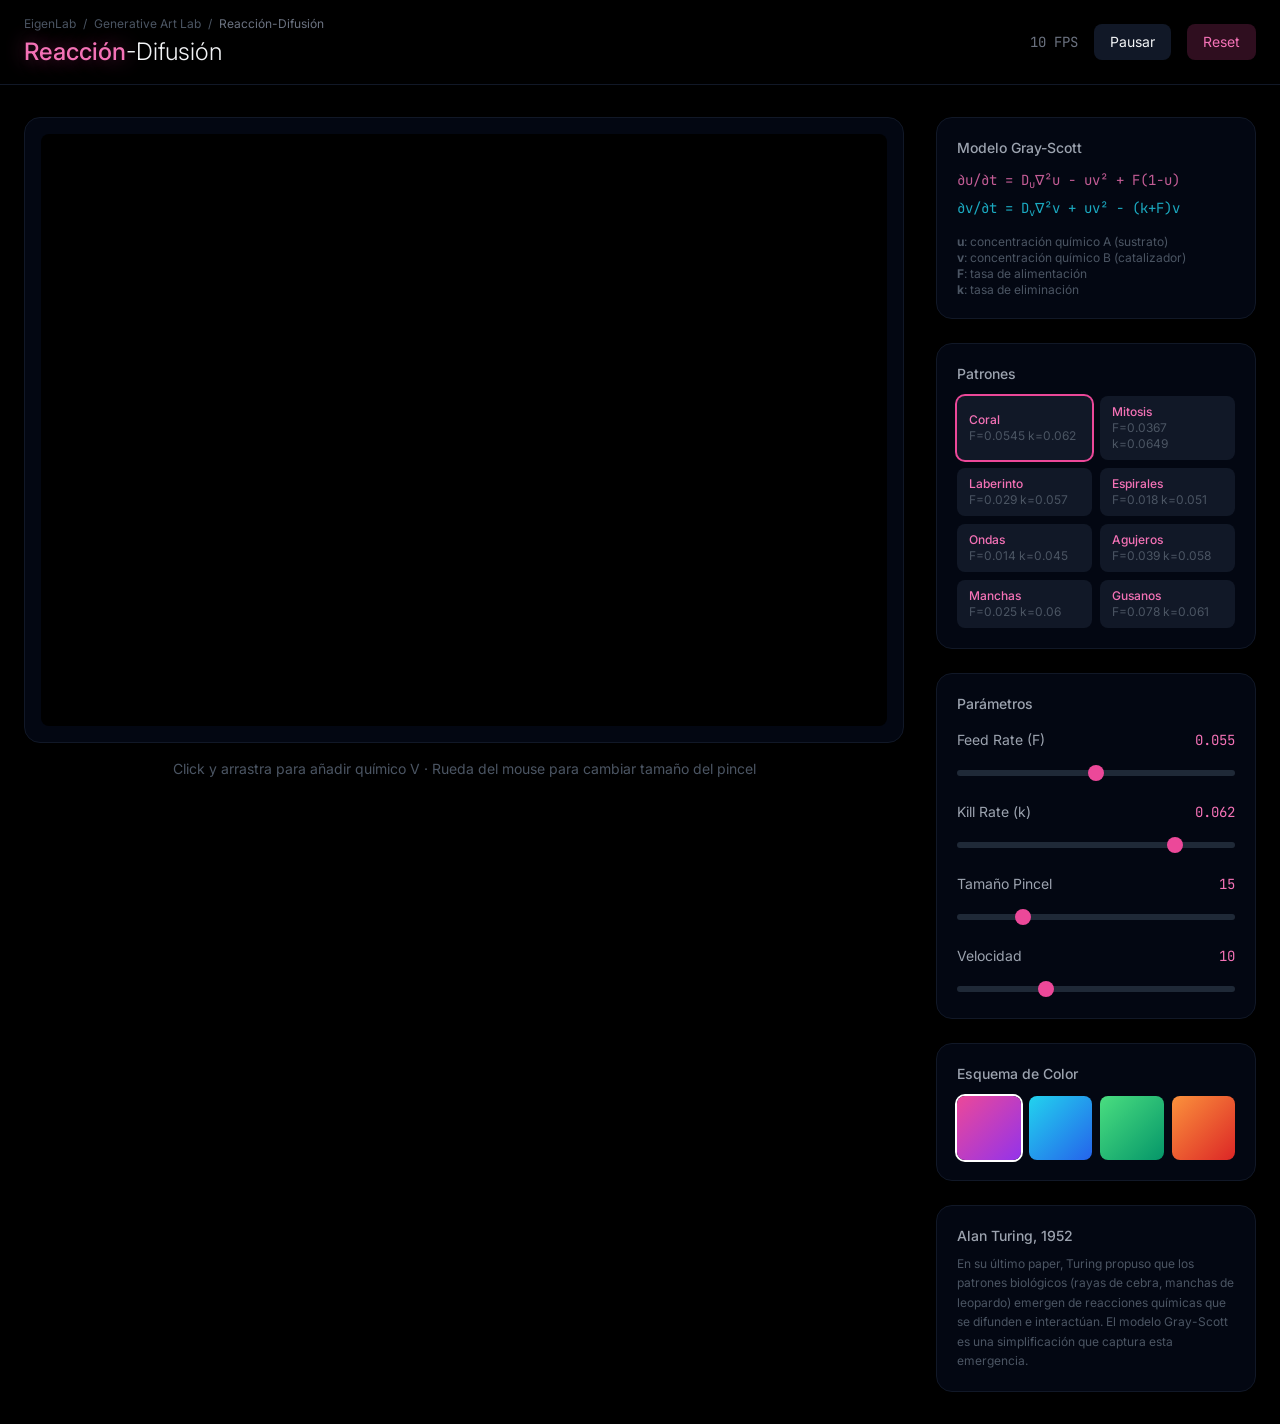
<file: reaccion-difusion.html>
<!DOCTYPE html>
<html lang="es">
<head>
    <meta charset="UTF-8">
    <meta name="viewport" content="width=device-width, initial-scale=1.0">
    <title>Reacción-Difusión - Gray-Scott</title>
    <!-- eigenlab:meta -->
    <meta name="description" content="Patrones de Turing vivos. Modelo Gray-Scott genera texturas orgánicas: coral, huellas dactilares, manchas de leopardo.">
    <meta property="og:site_name" content="EigenLab">
    <meta property="og:type" content="website">
    <meta property="og:locale" content="es_ES">
    <meta property="og:title" content="Reacción-Difusión · Math Generative Art Lab">
    <meta property="og:description" content="Patrones de Turing vivos. Modelo Gray-Scott genera texturas orgánicas: coral, huellas dactilares, manchas de leopardo.">
    <meta property="og:image" content="https://cjlkaiser-cpu.github.io/eigenlab/_portal/og/math-generative-art-lab.jpg">
    <meta property="og:image:width" content="1200">
    <meta property="og:image:height" content="630">
    <meta name="twitter:card" content="summary_large_image">
    <meta name="theme-color" content="#030712">
    <!-- /eigenlab:meta -->
    <link href="https://fonts.googleapis.com/css2?family=JetBrains+Mono:wght@300;400;500;600&family=Inter:wght@300;400;500;600;700&display=swap" rel="stylesheet">
    <style>
        body { font-family: 'Inter', sans-serif; }
        .mono { font-family: 'JetBrains Mono', monospace; }
        #canvas {
            cursor: crosshair;
            image-rendering: pixelated;
        }
        .slider-container input[type="range"] {
            -webkit-appearance: none;
            width: 100%;
            height: 6px;
            border-radius: 3px;
            background: #1f2937;
            outline: none;
        }
        .slider-container input[type="range"]::-webkit-slider-thumb {
            -webkit-appearance: none;
            width: 16px;
            height: 16px;
            border-radius: 50%;
            background: #ec4899;
            cursor: pointer;
            transition: transform 0.1s;
        }
        .slider-container input[type="range"]::-webkit-slider-thumb:hover {
            transform: scale(1.2);
        }
        .preset-btn {
            transition: all 0.2s;
        }
        .preset-btn:hover {
            transform: translateY(-2px);
        }
        .preset-btn.active {
            ring: 2px;
            ring-color: #ec4899;
        }
        .glow-text {
            text-shadow: 0 0 20px rgba(236, 72, 153, 0.5);
        }
    </style>
    <link rel="stylesheet" href="tailwind.css" data-eigenlab-tailwind>
</head>
<body class="bg-black text-gray-100 min-h-screen">
    <!-- Header -->
    <header class="border-b border-gray-900 bg-black/80 backdrop-blur-sm sticky top-0 z-50">
        <div class="max-w-7xl mx-auto px-6 py-4">
            <div class="flex justify-between items-center">
                <div>
                    <nav class="text-xs text-gray-600 mb-1">
                        <a href="https://cjlkaiser-cpu.github.io/eigenlab/_portal/index.html" class="hover:text-pink-400 transition">EigenLab</a>
                        <span class="mx-1">/</span>
                        <a href="index.html" class="hover:text-pink-400 transition">Generative Art Lab</a>
                        <span class="mx-1">/</span>
                        <span class="text-gray-500">Reacción-Difusión</span>
                    </nav>
                    <h1 class="text-2xl font-light">
                        <span class="text-pink-400 font-medium glow-text">Reacción</span>-Difusión
                    </h1>
                </div>
                <div class="flex items-center gap-4">
                    <span class="mono text-sm text-gray-500" id="fps">-- FPS</span>
                    <button id="btn-pause" class="px-4 py-2 bg-gray-900 hover:bg-gray-800 rounded-lg text-sm transition">
                        Pausar
                    </button>
                    <button id="btn-reset" class="px-4 py-2 bg-pink-500/20 hover:bg-pink-500/30 text-pink-400 rounded-lg text-sm transition">
                        Reset
                    </button>
                </div>
            </div>
        </div>
    </header>

    <main class="max-w-7xl mx-auto px-6 py-8">
        <div class="grid lg:grid-cols-[1fr_320px] gap-8">
            <!-- Canvas -->
            <div class="space-y-4">
                <div class="bg-gray-950 border border-gray-900 rounded-2xl p-4 overflow-hidden">
                    <canvas id="canvas" class="w-full rounded-lg"></canvas>
                </div>
                <p class="text-gray-600 text-sm text-center">
                    Click y arrastra para añadir químico V · Rueda del mouse para cambiar tamaño del pincel
                </p>
            </div>

            <!-- Panel de Control -->
            <div class="space-y-6">
                <!-- Ecuaciones -->
                <div class="bg-gray-950 border border-gray-900 rounded-2xl p-5">
                    <h3 class="text-sm font-medium text-gray-400 mb-3">Modelo Gray-Scott</h3>
                    <div class="space-y-2 mono text-sm">
                        <div class="text-pink-400/80">∂u/∂t = D<sub>u</sub>∇²u - uv² + F(1-u)</div>
                        <div class="text-cyan-400/80">∂v/∂t = D<sub>v</sub>∇²v + uv² - (k+F)v</div>
                    </div>
                    <div class="mt-4 text-xs text-gray-600">
                        <p><strong>u</strong>: concentración químico A (sustrato)</p>
                        <p><strong>v</strong>: concentración químico B (catalizador)</p>
                        <p><strong>F</strong>: tasa de alimentación</p>
                        <p><strong>k</strong>: tasa de eliminación</p>
                    </div>
                </div>

                <!-- Presets -->
                <div class="bg-gray-950 border border-gray-900 rounded-2xl p-5">
                    <h3 class="text-sm font-medium text-gray-400 mb-3">Patrones</h3>
                    <div class="grid grid-cols-2 gap-2">
                        <button class="preset-btn px-3 py-2 bg-gray-900 hover:bg-gray-800 rounded-lg text-xs text-left transition" data-f="0.0545" data-k="0.062">
                            <div class="font-medium text-pink-400">Coral</div>
                            <div class="text-gray-600">F=0.0545 k=0.062</div>
                        </button>
                        <button class="preset-btn px-3 py-2 bg-gray-900 hover:bg-gray-800 rounded-lg text-xs text-left transition" data-f="0.0367" data-k="0.0649">
                            <div class="font-medium text-pink-400">Mitosis</div>
                            <div class="text-gray-600">F=0.0367 k=0.0649</div>
                        </button>
                        <button class="preset-btn px-3 py-2 bg-gray-900 hover:bg-gray-800 rounded-lg text-xs text-left transition" data-f="0.029" data-k="0.057">
                            <div class="font-medium text-pink-400">Laberinto</div>
                            <div class="text-gray-600">F=0.029 k=0.057</div>
                        </button>
                        <button class="preset-btn px-3 py-2 bg-gray-900 hover:bg-gray-800 rounded-lg text-xs text-left transition" data-f="0.018" data-k="0.051">
                            <div class="font-medium text-pink-400">Espirales</div>
                            <div class="text-gray-600">F=0.018 k=0.051</div>
                        </button>
                        <button class="preset-btn px-3 py-2 bg-gray-900 hover:bg-gray-800 rounded-lg text-xs text-left transition" data-f="0.014" data-k="0.045">
                            <div class="font-medium text-pink-400">Ondas</div>
                            <div class="text-gray-600">F=0.014 k=0.045</div>
                        </button>
                        <button class="preset-btn px-3 py-2 bg-gray-900 hover:bg-gray-800 rounded-lg text-xs text-left transition" data-f="0.039" data-k="0.058">
                            <div class="font-medium text-pink-400">Agujeros</div>
                            <div class="text-gray-600">F=0.039 k=0.058</div>
                        </button>
                        <button class="preset-btn px-3 py-2 bg-gray-900 hover:bg-gray-800 rounded-lg text-xs text-left transition" data-f="0.025" data-k="0.06">
                            <div class="font-medium text-pink-400">Manchas</div>
                            <div class="text-gray-600">F=0.025 k=0.06</div>
                        </button>
                        <button class="preset-btn px-3 py-2 bg-gray-900 hover:bg-gray-800 rounded-lg text-xs text-left transition" data-f="0.078" data-k="0.061">
                            <div class="font-medium text-pink-400">Gusanos</div>
                            <div class="text-gray-600">F=0.078 k=0.061</div>
                        </button>
                    </div>
                </div>

                <!-- Parámetros -->
                <div class="bg-gray-950 border border-gray-900 rounded-2xl p-5">
                    <h3 class="text-sm font-medium text-gray-400 mb-4">Parámetros</h3>

                    <div class="space-y-5 slider-container">
                        <div>
                            <div class="flex justify-between text-sm mb-2">
                                <label class="text-gray-400">Feed Rate (F)</label>
                                <span class="mono text-pink-400" id="val-f">0.055</span>
                            </div>
                            <input type="range" id="slider-f" min="0.01" max="0.1" step="0.001" value="0.055">
                        </div>

                        <div>
                            <div class="flex justify-between text-sm mb-2">
                                <label class="text-gray-400">Kill Rate (k)</label>
                                <span class="mono text-pink-400" id="val-k">0.062</span>
                            </div>
                            <input type="range" id="slider-k" min="0.03" max="0.07" step="0.001" value="0.062">
                        </div>

                        <div>
                            <div class="flex justify-between text-sm mb-2">
                                <label class="text-gray-400">Tamaño Pincel</label>
                                <span class="mono text-pink-400" id="val-brush">15</span>
                            </div>
                            <input type="range" id="slider-brush" min="5" max="50" step="1" value="15">
                        </div>

                        <div>
                            <div class="flex justify-between text-sm mb-2">
                                <label class="text-gray-400">Velocidad</label>
                                <span class="mono text-pink-400" id="val-speed">10</span>
                            </div>
                            <input type="range" id="slider-speed" min="1" max="30" step="1" value="10">
                        </div>
                    </div>
                </div>

                <!-- Color Scheme -->
                <div class="bg-gray-950 border border-gray-900 rounded-2xl p-5">
                    <h3 class="text-sm font-medium text-gray-400 mb-3">Esquema de Color</h3>
                    <div class="grid grid-cols-4 gap-2">
                        <button class="color-btn w-full aspect-square rounded-lg bg-gradient-to-br from-pink-500 to-purple-600 ring-2 ring-transparent hover:ring-white/50 transition" data-scheme="pink"></button>
                        <button class="color-btn w-full aspect-square rounded-lg bg-gradient-to-br from-cyan-400 to-blue-600 ring-2 ring-transparent hover:ring-white/50 transition" data-scheme="cyan"></button>
                        <button class="color-btn w-full aspect-square rounded-lg bg-gradient-to-br from-green-400 to-emerald-600 ring-2 ring-transparent hover:ring-white/50 transition" data-scheme="green"></button>
                        <button class="color-btn w-full aspect-square rounded-lg bg-gradient-to-br from-orange-400 to-red-600 ring-2 ring-transparent hover:ring-white/50 transition" data-scheme="fire"></button>
                    </div>
                </div>

                <!-- Info -->
                <div class="bg-gray-950 border border-gray-900 rounded-2xl p-5">
                    <h3 class="text-sm font-medium text-gray-400 mb-2">Alan Turing, 1952</h3>
                    <p class="text-xs text-gray-600 leading-relaxed">
                        En su último paper, Turing propuso que los patrones biológicos
                        (rayas de cebra, manchas de leopardo) emergen de reacciones químicas
                        que se difunden e interactúan. El modelo Gray-Scott es una simplificación
                        que captura esta emergencia.
                    </p>
                </div>
            </div>
        </div>
    </main>

    <script>
        // ===== CONFIG =====
        const canvas = document.getElementById('canvas');
        const ctx = canvas.getContext('2d');

        let width, height, gridWidth, gridHeight;
        const SCALE = 2; // Pixels per cell

        let u, v, nextU, nextV;
        let Du = 0.2097, Dv = 0.105;
        let F = 0.055, k = 0.062;
        let brushSize = 15;
        let speed = 10;
        let paused = false;
        let colorScheme = 'pink';

        let isDrawing = false;
        let lastFrame = performance.now();
        let frameCount = 0;
        let fps = 0;

        // Color schemes
        const colorSchemes = {
            pink: (v) => {
                const t = Math.min(1, v * 2);
                return [
                    Math.floor(236 * t),
                    Math.floor(72 * t * 0.5),
                    Math.floor(153 * t)
                ];
            },
            cyan: (v) => {
                const t = Math.min(1, v * 2);
                return [
                    Math.floor(34 * t + 20),
                    Math.floor(211 * t),
                    Math.floor(238 * t)
                ];
            },
            green: (v) => {
                const t = Math.min(1, v * 2);
                return [
                    Math.floor(34 * t),
                    Math.floor(197 * t),
                    Math.floor(94 * t)
                ];
            },
            fire: (v) => {
                const t = Math.min(1, v * 2);
                if (t < 0.5) {
                    return [
                        Math.floor(255 * t * 2),
                        Math.floor(100 * t * 2),
                        0
                    ];
                } else {
                    return [
                        255,
                        Math.floor(100 + 155 * (t - 0.5) * 2),
                        Math.floor(200 * (t - 0.5) * 2)
                    ];
                }
            }
        };

        // ===== INIT =====
        function init() {
            const container = canvas.parentElement;
            width = container.clientWidth - 32;
            height = Math.min(width * 0.7, window.innerHeight - 300);

            canvas.width = width;
            canvas.height = height;
            canvas.style.width = width + 'px';
            canvas.style.height = height + 'px';

            gridWidth = Math.floor(width / SCALE);
            gridHeight = Math.floor(height / SCALE);

            // Initialize arrays
            const size = gridWidth * gridHeight;
            u = new Float32Array(size);
            v = new Float32Array(size);
            nextU = new Float32Array(size);
            nextV = new Float32Array(size);

            reset();
        }

        function reset() {
            // Fill with u=1, v=0
            u.fill(1);
            v.fill(0);

            // Seed some random spots of v
            const numSeeds = 20;
            for (let s = 0; s < numSeeds; s++) {
                const cx = Math.floor(Math.random() * gridWidth);
                const cy = Math.floor(Math.random() * gridHeight);
                const radius = 5 + Math.random() * 10;

                for (let dy = -radius; dy <= radius; dy++) {
                    for (let dx = -radius; dx <= radius; dx++) {
                        if (dx * dx + dy * dy <= radius * radius) {
                            const x = (cx + dx + gridWidth) % gridWidth;
                            const y = (cy + dy + gridHeight) % gridHeight;
                            const idx = y * gridWidth + x;
                            u[idx] = 0.5;
                            v[idx] = 0.25;
                        }
                    }
                }
            }
        }

        // ===== SIMULATION =====
        function simulate() {
            for (let iter = 0; iter < speed; iter++) {
                for (let y = 0; y < gridHeight; y++) {
                    for (let x = 0; x < gridWidth; x++) {
                        const idx = y * gridWidth + x;

                        // Neighbors with wrapping
                        const left = y * gridWidth + ((x - 1 + gridWidth) % gridWidth);
                        const right = y * gridWidth + ((x + 1) % gridWidth);
                        const up = ((y - 1 + gridHeight) % gridHeight) * gridWidth + x;
                        const down = ((y + 1) % gridHeight) * gridWidth + x;

                        // Laplacian
                        const lapU = u[left] + u[right] + u[up] + u[down] - 4 * u[idx];
                        const lapV = v[left] + v[right] + v[up] + v[down] - 4 * v[idx];

                        // Reaction
                        const uvv = u[idx] * v[idx] * v[idx];

                        // Gray-Scott equations
                        nextU[idx] = u[idx] + Du * lapU - uvv + F * (1 - u[idx]);
                        nextV[idx] = v[idx] + Dv * lapV + uvv - (k + F) * v[idx];

                        // Clamp
                        nextU[idx] = Math.max(0, Math.min(1, nextU[idx]));
                        nextV[idx] = Math.max(0, Math.min(1, nextV[idx]));
                    }
                }

                // Swap buffers
                [u, nextU] = [nextU, u];
                [v, nextV] = [nextV, v];
            }
        }

        // ===== RENDER =====
        function render() {
            const imageData = ctx.createImageData(width, height);
            const data = imageData.data;
            const colorFn = colorSchemes[colorScheme];

            for (let py = 0; py < height; py++) {
                for (let px = 0; px < width; px++) {
                    const gx = Math.floor(px / SCALE);
                    const gy = Math.floor(py / SCALE);
                    const idx = gy * gridWidth + gx;
                    const pIdx = (py * width + px) * 4;

                    const [r, g, b] = colorFn(v[idx]);
                    data[pIdx] = r;
                    data[pIdx + 1] = g;
                    data[pIdx + 2] = b;
                    data[pIdx + 3] = 255;
                }
            }

            ctx.putImageData(imageData, 0, 0);
        }

        // ===== DRAWING =====
        function addChemical(canvasX, canvasY) {
            const gx = Math.floor(canvasX / SCALE);
            const gy = Math.floor(canvasY / SCALE);
            const radius = Math.floor(brushSize / SCALE);

            for (let dy = -radius; dy <= radius; dy++) {
                for (let dx = -radius; dx <= radius; dx++) {
                    if (dx * dx + dy * dy <= radius * radius) {
                        const x = (gx + dx + gridWidth) % gridWidth;
                        const y = (gy + dy + gridHeight) % gridHeight;
                        const idx = y * gridWidth + x;
                        u[idx] = 0.5;
                        v[idx] = 0.25;
                    }
                }
            }
        }

        // ===== EVENT HANDLERS =====
        canvas.addEventListener('mousedown', (e) => {
            isDrawing = true;
            const rect = canvas.getBoundingClientRect();
            addChemical(e.clientX - rect.left, e.clientY - rect.top);
        });

        canvas.addEventListener('mousemove', (e) => {
            if (!isDrawing) return;
            const rect = canvas.getBoundingClientRect();
            addChemical(e.clientX - rect.left, e.clientY - rect.top);
        });

        canvas.addEventListener('mouseup', () => isDrawing = false);
        canvas.addEventListener('mouseleave', () => isDrawing = false);

        canvas.addEventListener('wheel', (e) => {
            e.preventDefault();
            brushSize = Math.max(5, Math.min(50, brushSize - e.deltaY * 0.05));
            document.getElementById('slider-brush').value = brushSize;
            document.getElementById('val-brush').textContent = Math.round(brushSize);
        });

        // Touch support
        canvas.addEventListener('touchstart', (e) => {
            e.preventDefault();
            isDrawing = true;
            const rect = canvas.getBoundingClientRect();
            const touch = e.touches[0];
            addChemical(touch.clientX - rect.left, touch.clientY - rect.top);
        });

        canvas.addEventListener('touchmove', (e) => {
            e.preventDefault();
            if (!isDrawing) return;
            const rect = canvas.getBoundingClientRect();
            const touch = e.touches[0];
            addChemical(touch.clientX - rect.left, touch.clientY - rect.top);
        });

        canvas.addEventListener('touchend', () => isDrawing = false);

        // Sliders
        document.getElementById('slider-f').addEventListener('input', (e) => {
            F = parseFloat(e.target.value);
            document.getElementById('val-f').textContent = F.toFixed(3);
        });

        document.getElementById('slider-k').addEventListener('input', (e) => {
            k = parseFloat(e.target.value);
            document.getElementById('val-k').textContent = k.toFixed(3);
        });

        document.getElementById('slider-brush').addEventListener('input', (e) => {
            brushSize = parseInt(e.target.value);
            document.getElementById('val-brush').textContent = brushSize;
        });

        document.getElementById('slider-speed').addEventListener('input', (e) => {
            speed = parseInt(e.target.value);
            document.getElementById('val-speed').textContent = speed;
        });

        // Presets
        document.querySelectorAll('.preset-btn').forEach(btn => {
            btn.addEventListener('click', () => {
                F = parseFloat(btn.dataset.f);
                k = parseFloat(btn.dataset.k);
                document.getElementById('slider-f').value = F;
                document.getElementById('slider-k').value = k;
                document.getElementById('val-f').textContent = F.toFixed(4);
                document.getElementById('val-k').textContent = k.toFixed(4);

                // Visual feedback
                document.querySelectorAll('.preset-btn').forEach(b => b.classList.remove('ring-2', 'ring-pink-500'));
                btn.classList.add('ring-2', 'ring-pink-500');
            });
        });

        // Color schemes
        document.querySelectorAll('.color-btn').forEach(btn => {
            btn.addEventListener('click', () => {
                colorScheme = btn.dataset.scheme;
                document.querySelectorAll('.color-btn').forEach(b => b.classList.remove('ring-white'));
                btn.classList.add('ring-white');
            });
        });

        // Buttons
        document.getElementById('btn-pause').addEventListener('click', (e) => {
            paused = !paused;
            e.target.textContent = paused ? 'Reanudar' : 'Pausar';
        });

        document.getElementById('btn-reset').addEventListener('click', reset);

        // ===== MAIN LOOP =====
        function loop() {
            if (!paused) {
                simulate();
            }
            render();

            // FPS counter
            frameCount++;
            const now = performance.now();
            if (now - lastFrame >= 1000) {
                fps = frameCount;
                frameCount = 0;
                lastFrame = now;
                document.getElementById('fps').textContent = fps + ' FPS';
            }

            requestAnimationFrame(loop);
        }

        // ===== START =====
        window.addEventListener('load', () => {
            init();
            // Set first preset as active
            document.querySelector('.preset-btn').classList.add('ring-2', 'ring-pink-500');
            // Set first color as active
            document.querySelector('.color-btn').classList.add('ring-white');
            loop();
        });

        window.addEventListener('resize', () => {
            init();
        });
    </script>
</body>
</html>
</file>
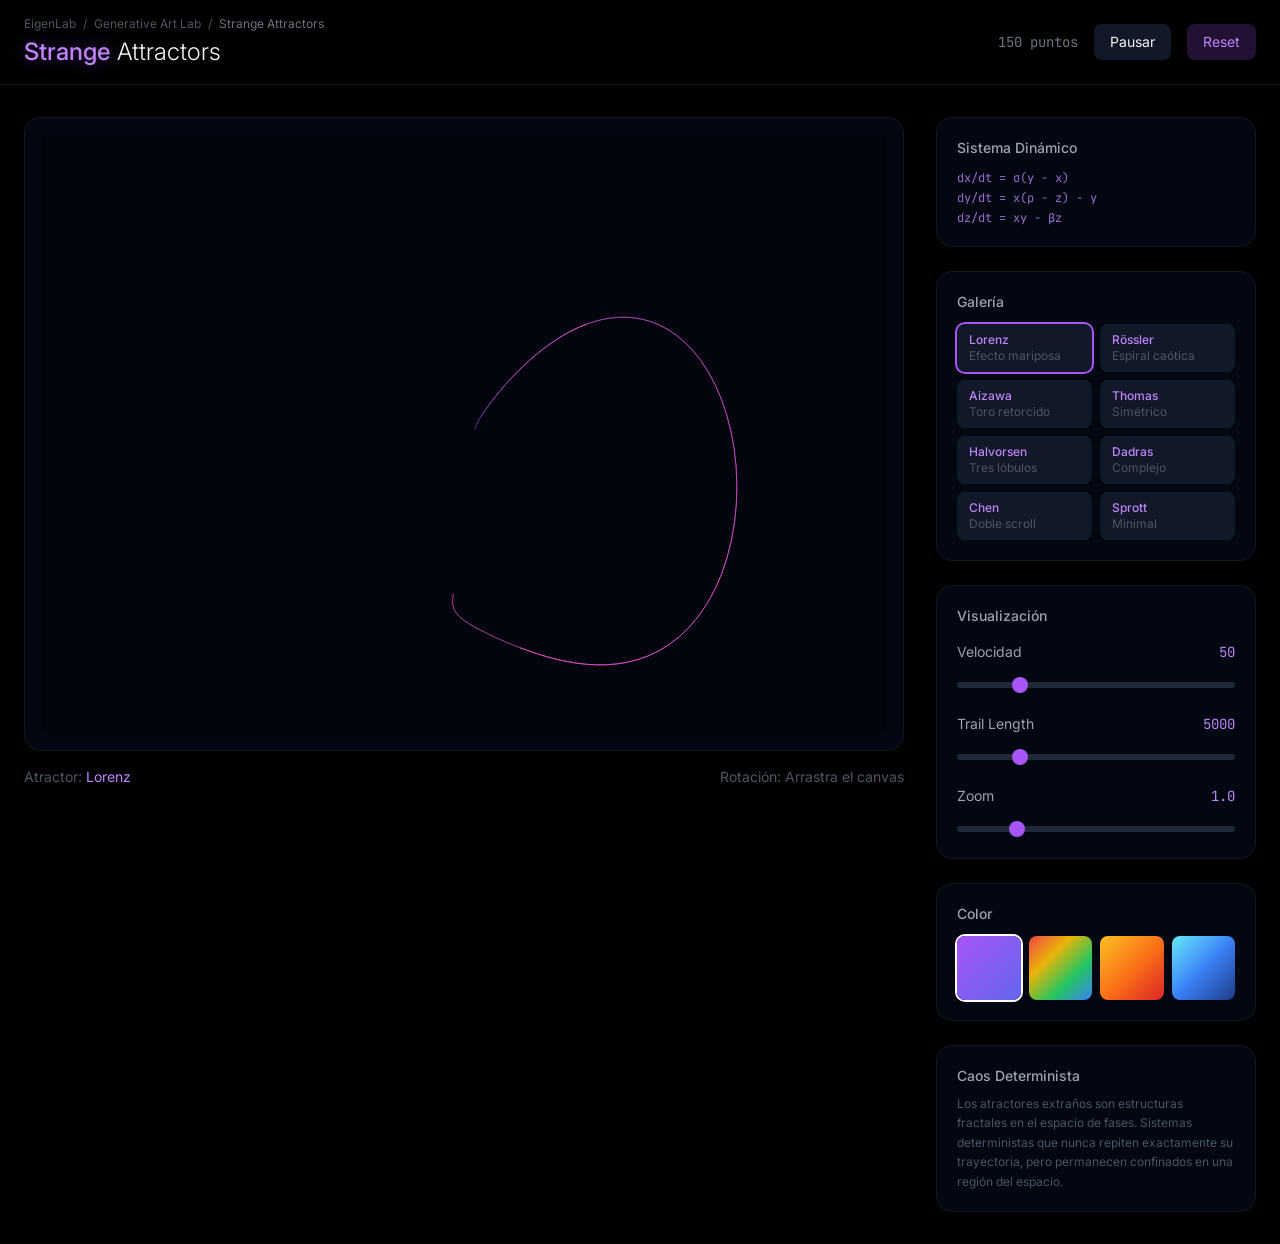
<file: strange-attractors.html>
<!DOCTYPE html>
<html lang="es">
<head>
    <meta charset="UTF-8">
    <meta name="viewport" content="width=device-width, initial-scale=1.0">
    <title>Strange Attractors - Atractores Extraños</title>
    <!-- eigenlab:meta -->
    <meta name="description" content="Galería de atractores caóticos: Rössler, Aizawa, Thomas, Halvorsen. Geometrías imposibles del caos determinista.">
    <meta property="og:site_name" content="EigenLab">
    <meta property="og:type" content="website">
    <meta property="og:locale" content="es_ES">
    <meta property="og:title" content="Strange Attractors · Math Generative Art Lab">
    <meta property="og:description" content="Galería de atractores caóticos: Rössler, Aizawa, Thomas, Halvorsen. Geometrías imposibles del caos determinista.">
    <meta property="og:image" content="https://cjlkaiser-cpu.github.io/eigenlab/_portal/og/math-generative-art-lab.jpg">
    <meta property="og:image:width" content="1200">
    <meta property="og:image:height" content="630">
    <meta name="twitter:card" content="summary_large_image">
    <meta name="theme-color" content="#030712">
    <!-- /eigenlab:meta -->
    <link href="https://fonts.googleapis.com/css2?family=JetBrains+Mono:wght@300;400;500;600&family=Inter:wght@300;400;500;600;700&display=swap" rel="stylesheet">
    <style>
        canvas { touch-action: none; } /* arrastrar con el dedo interactúa con la simulación en lugar de desplazar la página */
        body { font-family: 'Inter', sans-serif; }
        .mono { font-family: 'JetBrains Mono', monospace; }
        .glow-text { text-shadow: 0 0 20px rgba(168, 85, 247, 0.5); }
        .slider-container input[type="range"] {
            -webkit-appearance: none;
            width: 100%;
            height: 6px;
            border-radius: 3px;
            background: #1f2937;
        }
        .slider-container input[type="range"]::-webkit-slider-thumb {
            -webkit-appearance: none;
            width: 16px;
            height: 16px;
            border-radius: 50%;
            background: #a855f7;
            cursor: pointer;
        }
        .attractor-btn:hover { transform: translateY(-2px); }
        .attractor-btn.active { ring: 2px solid #a855f7; }
    </style>
    <link rel="stylesheet" href="tailwind.css" data-eigenlab-tailwind>
</head>
<body class="bg-black text-gray-100 min-h-screen">
    <header class="border-b border-gray-900 bg-black/80 backdrop-blur-sm sticky top-0 z-50">
        <div class="max-w-7xl mx-auto px-6 py-4">
            <div class="flex justify-between items-center">
                <div>
                    <nav class="text-xs text-gray-600 mb-1">
                        <a href="https://cjlkaiser-cpu.github.io/eigenlab/_portal/index.html" class="hover:text-purple-400 transition">EigenLab</a>
                        <span class="mx-1">/</span>
                        <a href="index.html" class="hover:text-purple-400 transition">Generative Art Lab</a>
                        <span class="mx-1">/</span>
                        <span class="text-gray-500">Strange Attractors</span>
                    </nav>
                    <h1 class="text-2xl font-light">
                        <span class="text-purple-400 font-medium glow-text">Strange</span> Attractors
                    </h1>
                </div>
                <div class="flex items-center gap-4">
                    <span class="mono text-sm text-gray-500" id="info-points">0 puntos</span>
                    <button id="btn-pause" class="px-4 py-2 bg-gray-900 hover:bg-gray-800 rounded-lg text-sm transition">Pausar</button>
                    <button id="btn-reset" class="px-4 py-2 bg-purple-500/20 hover:bg-purple-500/30 text-purple-400 rounded-lg text-sm transition">Reset</button>
                </div>
            </div>
        </div>
    </header>

    <main class="max-w-7xl mx-auto px-6 py-8">
        <div class="grid lg:grid-cols-[1fr_320px] gap-8">
            <div class="space-y-4">
                <div class="bg-gray-950 border border-gray-900 rounded-2xl p-4 overflow-hidden">
                    <canvas id="canvas" class="w-full rounded-lg"></canvas>
                </div>
                <div class="flex justify-between text-sm text-gray-600">
                    <span>Atractor: <span id="info-name" class="text-purple-400">Lorenz</span></span>
                    <span>Rotación: Arrastra el canvas</span>
                </div>
            </div>

            <div class="space-y-6">
                <div class="bg-gray-950 border border-gray-900 rounded-2xl p-5">
                    <h3 class="text-sm font-medium text-gray-400 mb-3">Sistema Dinámico</h3>
                    <div class="mono text-xs text-purple-400/80 space-y-1" id="equations">
                        <div>dx/dt = σ(y - x)</div>
                        <div>dy/dt = x(ρ - z) - y</div>
                        <div>dz/dt = xy - βz</div>
                    </div>
                </div>

                <div class="bg-gray-950 border border-gray-900 rounded-2xl p-5">
                    <h3 class="text-sm font-medium text-gray-400 mb-3">Galería</h3>
                    <div class="grid grid-cols-2 gap-2">
                        <button class="attractor-btn px-3 py-2 bg-gray-900 hover:bg-gray-800 rounded-lg text-xs text-left transition" data-attractor="lorenz">
                            <div class="font-medium text-purple-400">Lorenz</div>
                            <div class="text-gray-600">Efecto mariposa</div>
                        </button>
                        <button class="attractor-btn px-3 py-2 bg-gray-900 hover:bg-gray-800 rounded-lg text-xs text-left transition" data-attractor="rossler">
                            <div class="font-medium text-purple-400">Rössler</div>
                            <div class="text-gray-600">Espiral caótica</div>
                        </button>
                        <button class="attractor-btn px-3 py-2 bg-gray-900 hover:bg-gray-800 rounded-lg text-xs text-left transition" data-attractor="aizawa">
                            <div class="font-medium text-purple-400">Aizawa</div>
                            <div class="text-gray-600">Toro retorcido</div>
                        </button>
                        <button class="attractor-btn px-3 py-2 bg-gray-900 hover:bg-gray-800 rounded-lg text-xs text-left transition" data-attractor="thomas">
                            <div class="font-medium text-purple-400">Thomas</div>
                            <div class="text-gray-600">Simétrico</div>
                        </button>
                        <button class="attractor-btn px-3 py-2 bg-gray-900 hover:bg-gray-800 rounded-lg text-xs text-left transition" data-attractor="halvorsen">
                            <div class="font-medium text-purple-400">Halvorsen</div>
                            <div class="text-gray-600">Tres lóbulos</div>
                        </button>
                        <button class="attractor-btn px-3 py-2 bg-gray-900 hover:bg-gray-800 rounded-lg text-xs text-left transition" data-attractor="dadras">
                            <div class="font-medium text-purple-400">Dadras</div>
                            <div class="text-gray-600">Complejo</div>
                        </button>
                        <button class="attractor-btn px-3 py-2 bg-gray-900 hover:bg-gray-800 rounded-lg text-xs text-left transition" data-attractor="chen">
                            <div class="font-medium text-purple-400">Chen</div>
                            <div class="text-gray-600">Doble scroll</div>
                        </button>
                        <button class="attractor-btn px-3 py-2 bg-gray-900 hover:bg-gray-800 rounded-lg text-xs text-left transition" data-attractor="sprott">
                            <div class="font-medium text-purple-400">Sprott</div>
                            <div class="text-gray-600">Minimal</div>
                        </button>
                    </div>
                </div>

                <div class="bg-gray-950 border border-gray-900 rounded-2xl p-5 slider-container">
                    <h3 class="text-sm font-medium text-gray-400 mb-4">Visualización</h3>
                    <div class="space-y-5">
                        <div>
                            <div class="flex justify-between text-sm mb-2">
                                <label class="text-gray-400">Velocidad</label>
                                <span class="mono text-purple-400" id="val-speed">50</span>
                            </div>
                            <input type="range" id="slider-speed" min="10" max="200" value="50">
                        </div>
                        <div>
                            <div class="flex justify-between text-sm mb-2">
                                <label class="text-gray-400">Trail Length</label>
                                <span class="mono text-purple-400" id="val-trail">5000</span>
                            </div>
                            <input type="range" id="slider-trail" min="1000" max="20000" step="1000" value="5000">
                        </div>
                        <div>
                            <div class="flex justify-between text-sm mb-2">
                                <label class="text-gray-400">Zoom</label>
                                <span class="mono text-purple-400" id="val-zoom">1.0</span>
                            </div>
                            <input type="range" id="slider-zoom" min="0.5" max="3" step="0.1" value="1">
                        </div>
                    </div>
                </div>

                <div class="bg-gray-950 border border-gray-900 rounded-2xl p-5">
                    <h3 class="text-sm font-medium text-gray-400 mb-3">Color</h3>
                    <div class="grid grid-cols-4 gap-2">
                        <button class="color-btn w-full aspect-square rounded-lg ring-2 ring-transparent hover:ring-white/50 transition" data-scheme="purple" style="background: linear-gradient(135deg, #a855f7, #6366f1)"></button>
                        <button class="color-btn w-full aspect-square rounded-lg ring-2 ring-transparent hover:ring-white/50 transition" data-scheme="rainbow" style="background: linear-gradient(135deg, #ef4444, #eab308, #22c55e, #3b82f6)"></button>
                        <button class="color-btn w-full aspect-square rounded-lg ring-2 ring-transparent hover:ring-white/50 transition" data-scheme="fire" style="background: linear-gradient(135deg, #fbbf24, #f97316, #dc2626)"></button>
                        <button class="color-btn w-full aspect-square rounded-lg ring-2 ring-transparent hover:ring-white/50 transition" data-scheme="ice" style="background: linear-gradient(135deg, #67e8f9, #3b82f6, #1e3a8a)"></button>
                    </div>
                </div>

                <div class="bg-gray-950 border border-gray-900 rounded-2xl p-5">
                    <h3 class="text-sm font-medium text-gray-400 mb-2">Caos Determinista</h3>
                    <p class="text-xs text-gray-600 leading-relaxed">Los atractores extraños son estructuras fractales en el espacio de fases. Sistemas deterministas que nunca repiten exactamente su trayectoria, pero permanecen confinados en una región del espacio.</p>
                </div>
            </div>
        </div>
    </main>

    <script>
        const canvas = document.getElementById('canvas');
        const ctx = canvas.getContext('2d');
        let width, height;
        let trail = [];
        let x, y, z;
        let rotX = 0.5, rotY = 0.3;
        let isDragging = false;
        let lastMouse = { x: 0, y: 0 };
        let paused = false;
        let speed = 50;
        let trailLength = 5000;
        let zoom = 1;
        let colorScheme = 'purple';
        let currentAttractor = 'lorenz';

        const attractors = {
            lorenz: {
                name: 'Lorenz',
                params: { sigma: 10, rho: 28, beta: 8/3 },
                init: () => ({ x: 1, y: 1, z: 1 }),
                dt: 0.005,
                scale: 8,
                step: (x, y, z, p) => ({
                    dx: p.sigma * (y - x),
                    dy: x * (p.rho - z) - y,
                    dz: x * y - p.beta * z
                }),
                equations: ['dx/dt = σ(y - x)', 'dy/dt = x(ρ - z) - y', 'dz/dt = xy - βz']
            },
            rossler: {
                name: 'Rössler',
                params: { a: 0.2, b: 0.2, c: 5.7 },
                init: () => ({ x: 0.1, y: 0, z: 0 }),
                dt: 0.01,
                scale: 12,
                step: (x, y, z, p) => ({
                    dx: -y - z,
                    dy: x + p.a * y,
                    dz: p.b + z * (x - p.c)
                }),
                equations: ['dx/dt = -y - z', 'dy/dt = x + ay', 'dz/dt = b + z(x - c)']
            },
            aizawa: {
                name: 'Aizawa',
                params: { a: 0.95, b: 0.7, c: 0.6, d: 3.5, e: 0.25, f: 0.1 },
                init: () => ({ x: 0.1, y: 0, z: 0 }),
                dt: 0.01,
                scale: 80,
                step: (x, y, z, p) => ({
                    dx: (z - p.b) * x - p.d * y,
                    dy: p.d * x + (z - p.b) * y,
                    dz: p.c + p.a * z - z * z * z / 3 - (x * x + y * y) * (1 + p.e * z) + p.f * z * x * x * x
                }),
                equations: ['dx/dt = (z-b)x - dy', 'dy/dt = dx + (z-b)y', 'dz/dt = c + az - z³/3 - (x²+y²)(1+ez) + fzx³']
            },
            thomas: {
                name: 'Thomas',
                params: { b: 0.208186 },
                init: () => ({ x: 1.1, y: 1.1, z: -0.01 }),
                dt: 0.05,
                scale: 40,
                step: (x, y, z, p) => ({
                    dx: Math.sin(y) - p.b * x,
                    dy: Math.sin(z) - p.b * y,
                    dz: Math.sin(x) - p.b * z
                }),
                equations: ['dx/dt = sin(y) - bx', 'dy/dt = sin(z) - by', 'dz/dt = sin(x) - bz']
            },
            halvorsen: {
                name: 'Halvorsen',
                params: { a: 1.89 },
                init: () => ({ x: -5, y: 0, z: 0 }),
                dt: 0.005,
                scale: 8,
                step: (x, y, z, p) => ({
                    dx: -p.a * x - 4 * y - 4 * z - y * y,
                    dy: -p.a * y - 4 * z - 4 * x - z * z,
                    dz: -p.a * z - 4 * x - 4 * y - x * x
                }),
                equations: ['dx/dt = -ax - 4y - 4z - y²', 'dy/dt = -ay - 4z - 4x - z²', 'dz/dt = -az - 4x - 4y - x²']
            },
            dadras: {
                name: 'Dadras',
                params: { a: 3, b: 2.7, c: 1.7, d: 2, e: 9 },
                init: () => ({ x: 1, y: 1, z: 1 }),
                dt: 0.005,
                scale: 15,
                step: (x, y, z, p) => ({
                    dx: y - p.a * x + p.b * y * z,
                    dy: p.c * y - x * z + z,
                    dz: p.d * x * y - p.e * z
                }),
                equations: ['dx/dt = y - ax + byz', 'dy/dt = cy - xz + z', 'dz/dt = dxy - ez']
            },
            chen: {
                name: 'Chen',
                params: { a: 40, b: 3, c: 28 },
                init: () => ({ x: -0.1, y: 0.5, z: -0.6 }),
                dt: 0.002,
                scale: 6,
                step: (x, y, z, p) => ({
                    dx: p.a * (y - x),
                    dy: (p.c - p.a) * x - x * z + p.c * y,
                    dz: x * y - p.b * z
                }),
                equations: ['dx/dt = a(y - x)', 'dy/dt = (c-a)x - xz + cy', 'dz/dt = xy - bz']
            },
            sprott: {
                name: 'Sprott',
                params: { a: 2.07, b: 1.79 },
                init: () => ({ x: 0.63, y: 0.47, z: -0.54 }),
                dt: 0.02,
                scale: 60,
                step: (x, y, z, p) => ({
                    dx: y + p.a * x * y + x * z,
                    dy: 1 - p.b * x * x + y * z,
                    dz: x - x * x - y * y
                }),
                equations: ['dx/dt = y + axy + xz', 'dy/dt = 1 - bx² + yz', 'dz/dt = x - x² - y²']
            }
        };

        const colorSchemes = {
            purple: (t) => `hsl(${270 + t * 60}, 70%, 60%)`,
            rainbow: (t) => `hsl(${t * 360}, 70%, 55%)`,
            fire: (t) => `hsl(${30 + t * 30}, 90%, ${50 + t * 20}%)`,
            ice: (t) => `hsl(${200 + t * 40}, 70%, ${40 + t * 30}%)`
        };

        function init() {
            const container = canvas.parentElement;
            width = container.clientWidth - 32;
            height = Math.min(width * 0.75, window.innerHeight - 300);
            canvas.width = width;
            canvas.height = height;
            reset();
        }

        function reset() {
            const a = attractors[currentAttractor];
            const initial = a.init();
            x = initial.x;
            y = initial.y;
            z = initial.z;
            trail = [];
            document.getElementById('info-name').textContent = a.name;
            document.getElementById('equations').innerHTML = a.equations.map(eq => `<div>${eq}</div>`).join('');
        }

        function project(px, py, pz) {
            const cosX = Math.cos(rotX), sinX = Math.sin(rotX);
            const cosY = Math.cos(rotY), sinY = Math.sin(rotY);
            let y1 = py * cosX - pz * sinX;
            let z1 = py * sinX + pz * cosX;
            let x1 = px * cosY + z1 * sinY;
            return {
                x: width / 2 + x1 * attractors[currentAttractor].scale * zoom,
                y: height / 2 - y1 * attractors[currentAttractor].scale * zoom
            };
        }

        function update() {
            const a = attractors[currentAttractor];
            for (let i = 0; i < speed; i++) {
                const d = a.step(x, y, z, a.params);
                x += d.dx * a.dt;
                y += d.dy * a.dt;
                z += d.dz * a.dt;
                trail.push({ x, y, z });
                if (trail.length > trailLength) trail.shift();
            }
        }

        function draw() {
            ctx.fillStyle = 'rgba(0, 0, 0, 0.1)';
            ctx.fillRect(0, 0, width, height);

            if (trail.length < 2) return;

            const colorFn = colorSchemes[colorScheme];
            ctx.lineWidth = 1;

            for (let i = 1; i < trail.length; i++) {
                const p1 = project(trail[i - 1].x, trail[i - 1].y, trail[i - 1].z);
                const p2 = project(trail[i].x, trail[i].y, trail[i].z);
                const t = i / trail.length;
                ctx.strokeStyle = colorFn(t);
                ctx.globalAlpha = t * 0.8 + 0.2;
                ctx.beginPath();
                ctx.moveTo(p1.x, p1.y);
                ctx.lineTo(p2.x, p2.y);
                ctx.stroke();
            }
            ctx.globalAlpha = 1;

            document.getElementById('info-points').textContent = trail.length + ' puntos';
        }

        function loop() {
            if (!paused) update();
            draw();
            requestAnimationFrame(loop);
        }

        // Events
        document.querySelectorAll('.attractor-btn').forEach(btn => {
            btn.addEventListener('click', () => {
                currentAttractor = btn.dataset.attractor;
                document.querySelectorAll('.attractor-btn').forEach(b => b.classList.remove('ring-2', 'ring-purple-500'));
                btn.classList.add('ring-2', 'ring-purple-500');
                reset();
            });
        });

        document.querySelectorAll('.color-btn').forEach(btn => {
            btn.addEventListener('click', () => {
                colorScheme = btn.dataset.scheme;
                document.querySelectorAll('.color-btn').forEach(b => b.classList.remove('ring-white'));
                btn.classList.add('ring-white');
            });
        });

        document.getElementById('slider-speed').addEventListener('input', e => {
            speed = parseInt(e.target.value);
            document.getElementById('val-speed').textContent = speed;
        });
        document.getElementById('slider-trail').addEventListener('input', e => {
            trailLength = parseInt(e.target.value);
            document.getElementById('val-trail').textContent = trailLength;
        });
        document.getElementById('slider-zoom').addEventListener('input', e => {
            zoom = parseFloat(e.target.value);
            document.getElementById('val-zoom').textContent = zoom.toFixed(1);
        });

        document.getElementById('btn-pause').addEventListener('click', e => {
            paused = !paused;
            e.target.textContent = paused ? 'Reanudar' : 'Pausar';
        });
        document.getElementById('btn-reset').addEventListener('click', reset);

        canvas.addEventListener('pointerdown', e => {
            isDragging = true;
            lastMouse = { x: e.clientX, y: e.clientY };
        });
        canvas.addEventListener('pointermove', e => {
            if (!isDragging) return;
            rotY += (e.clientX - lastMouse.x) * 0.01;
            rotX += (e.clientY - lastMouse.y) * 0.01;
            lastMouse = { x: e.clientX, y: e.clientY };
        });
        canvas.addEventListener('pointerup', () => isDragging = false);
        canvas.addEventListener('pointerleave', () => isDragging = false);

        window.addEventListener('load', () => {
            init();
            document.querySelector('.attractor-btn').classList.add('ring-2', 'ring-purple-500');
            document.querySelector('.color-btn').classList.add('ring-white');
            loop();
        });
        window.addEventListener('resize', init);
    </script>
</body>
</html>
</file>
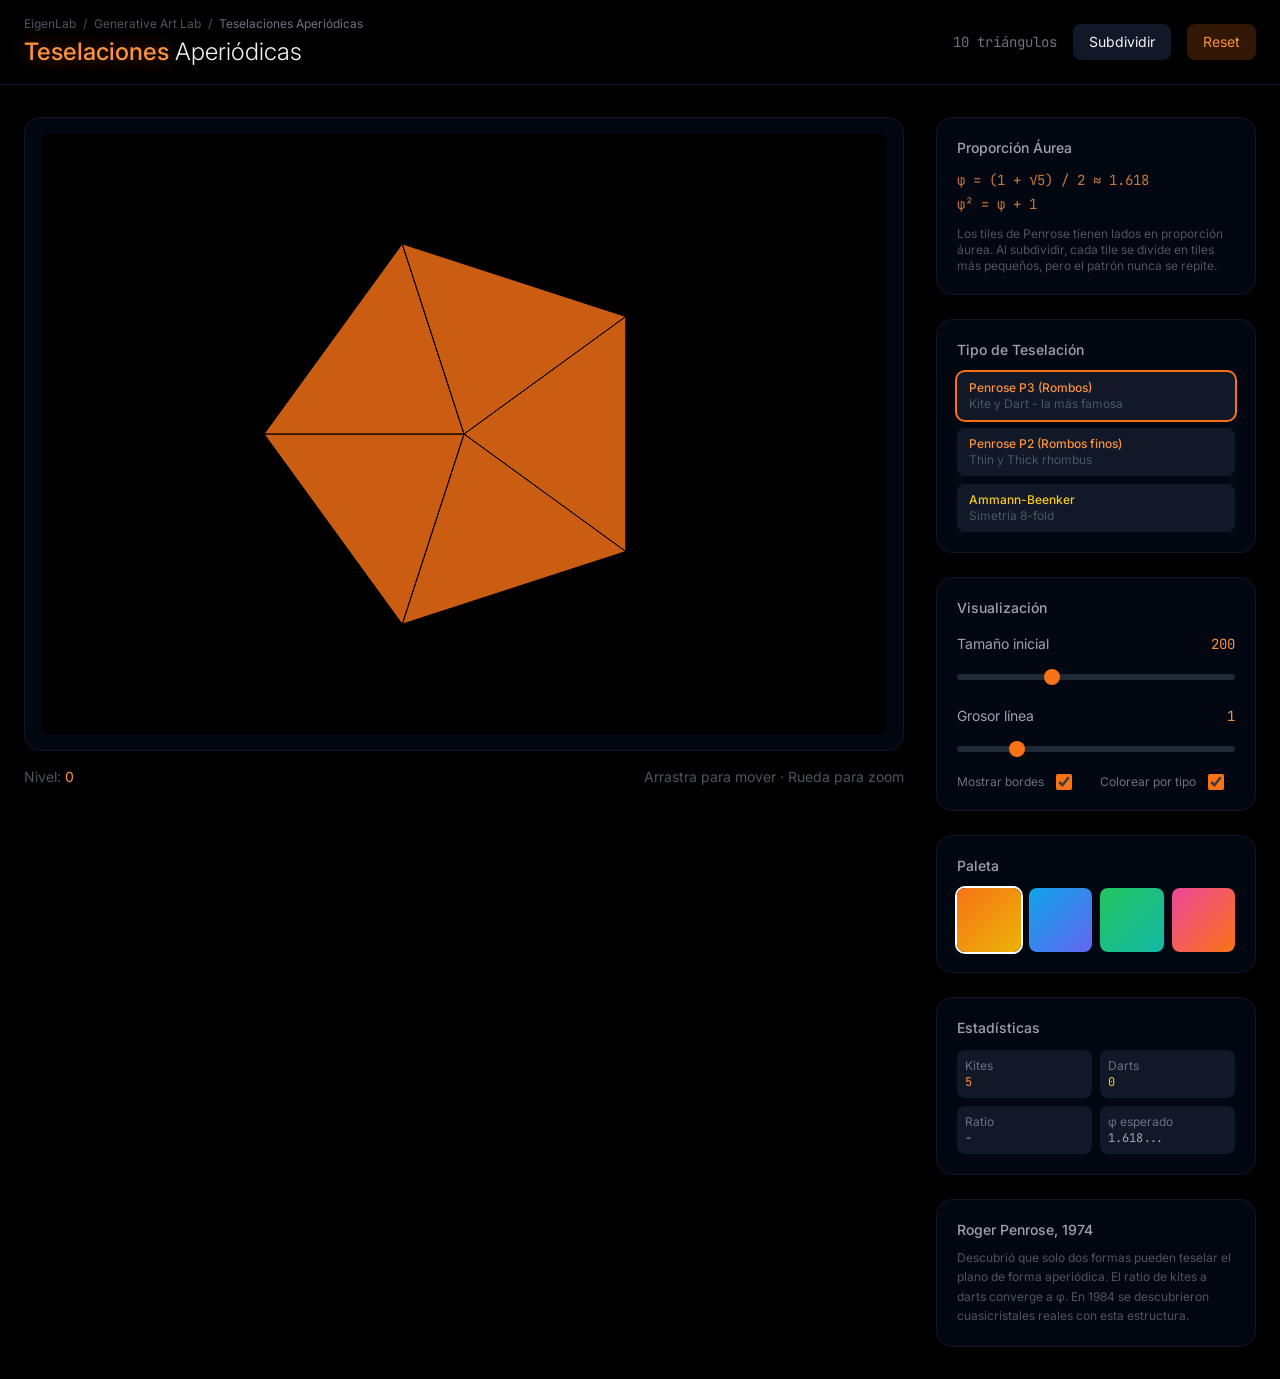
<file: teselaciones-aperiodicas.html>
<!DOCTYPE html>
<html lang="es">
<head>
    <meta charset="UTF-8">
    <meta name="viewport" content="width=device-width, initial-scale=1.0">
    <title>Teselaciones Aperiódicas - Penrose</title>
    <!-- eigenlab:meta -->
    <meta name="description" content="Teselaciones de Penrose y Wang tiles. Cubrir el infinito sin repetirse jamás. La matemática de los cuasicristales.">
    <meta property="og:site_name" content="EigenLab">
    <meta property="og:type" content="website">
    <meta property="og:locale" content="es_ES">
    <meta property="og:title" content="Teselaciones Aperiódicas · Math Generative Art Lab">
    <meta property="og:description" content="Teselaciones de Penrose y Wang tiles. Cubrir el infinito sin repetirse jamás. La matemática de los cuasicristales.">
    <meta property="og:image" content="https://cjlkaiser-cpu.github.io/eigenlab/_portal/og/math-generative-art-lab.jpg">
    <meta property="og:image:width" content="1200">
    <meta property="og:image:height" content="630">
    <meta name="twitter:card" content="summary_large_image">
    <meta name="theme-color" content="#030712">
    <!-- /eigenlab:meta -->
    <link href="https://fonts.googleapis.com/css2?family=JetBrains+Mono:wght@300;400;500;600&family=Inter:wght@300;400;500;600;700&display=swap" rel="stylesheet">
    <style>
        canvas { touch-action: none; } /* arrastrar con el dedo interactúa con la simulación en lugar de desplazar la página */
        body { font-family: 'Inter', sans-serif; }
        .mono { font-family: 'JetBrains Mono', monospace; }
        .glow-text { text-shadow: 0 0 20px rgba(249, 115, 22, 0.5); }
        .slider-container input[type="range"] {
            -webkit-appearance: none;
            width: 100%;
            height: 6px;
            border-radius: 3px;
            background: #1f2937;
        }
        .slider-container input[type="range"]::-webkit-slider-thumb {
            -webkit-appearance: none;
            width: 16px;
            height: 16px;
            border-radius: 50%;
            background: #f97316;
            cursor: pointer;
        }
    </style>
    <link rel="stylesheet" href="tailwind.css" data-eigenlab-tailwind>
</head>
<body class="bg-black text-gray-100 min-h-screen">
    <header class="border-b border-gray-900 bg-black/80 backdrop-blur-sm sticky top-0 z-50">
        <div class="max-w-7xl mx-auto px-6 py-4">
            <div class="flex justify-between items-center">
                <div>
                    <nav class="text-xs text-gray-600 mb-1">
                        <a href="https://cjlkaiser-cpu.github.io/eigenlab/_portal/index.html" class="hover:text-orange-400 transition">EigenLab</a>
                        <span class="mx-1">/</span>
                        <a href="index.html" class="hover:text-orange-400 transition">Generative Art Lab</a>
                        <span class="mx-1">/</span>
                        <span class="text-gray-500">Teselaciones Aperiódicas</span>
                    </nav>
                    <h1 class="text-2xl font-light">
                        <span class="text-orange-400 font-medium glow-text">Teselaciones</span> Aperiódicas
                    </h1>
                </div>
                <div class="flex items-center gap-4">
                    <span class="mono text-sm text-gray-500" id="info-tiles">0 tiles</span>
                    <button id="btn-subdivide" class="px-4 py-2 bg-gray-900 hover:bg-gray-800 rounded-lg text-sm transition">Subdividir</button>
                    <button id="btn-reset" class="px-4 py-2 bg-orange-500/20 hover:bg-orange-500/30 text-orange-400 rounded-lg text-sm transition">Reset</button>
                </div>
            </div>
        </div>
    </header>

    <main class="max-w-7xl mx-auto px-6 py-8">
        <div class="grid lg:grid-cols-[1fr_320px] gap-8">
            <div class="space-y-4">
                <div class="bg-gray-950 border border-gray-900 rounded-2xl p-4 overflow-hidden">
                    <canvas id="canvas" class="w-full rounded-lg"></canvas>
                </div>
                <div class="flex justify-between text-sm text-gray-600">
                    <span>Nivel: <span id="info-level" class="text-orange-400">0</span></span>
                    <span>Arrastra para mover · Rueda para zoom</span>
                </div>
            </div>

            <div class="space-y-6">
                <div class="bg-gray-950 border border-gray-900 rounded-2xl p-5">
                    <h3 class="text-sm font-medium text-gray-400 mb-3">Proporción Áurea</h3>
                    <div class="mono text-sm text-orange-400/80 space-y-1">
                        <div>φ = (1 + √5) / 2 ≈ 1.618</div>
                        <div>φ² = φ + 1</div>
                    </div>
                    <p class="mt-3 text-xs text-gray-600">Los tiles de Penrose tienen lados en proporción áurea. Al subdividir, cada tile se divide en tiles más pequeños, pero el patrón nunca se repite.</p>
                </div>

                <div class="bg-gray-950 border border-gray-900 rounded-2xl p-5">
                    <h3 class="text-sm font-medium text-gray-400 mb-3">Tipo de Teselación</h3>
                    <div class="grid grid-cols-1 gap-2">
                        <button class="tiling-btn px-3 py-2 bg-gray-900 hover:bg-gray-800 rounded-lg text-xs text-left transition" data-tiling="penrose">
                            <div class="font-medium text-orange-400">Penrose P3 (Rombos)</div>
                            <div class="text-gray-600">Kite y Dart - la más famosa</div>
                        </button>
                        <button class="tiling-btn px-3 py-2 bg-gray-900 hover:bg-gray-800 rounded-lg text-xs text-left transition" data-tiling="penrose-rhomb">
                            <div class="font-medium text-orange-400">Penrose P2 (Rombos finos)</div>
                            <div class="text-gray-600">Thin y Thick rhombus</div>
                        </button>
                        <button class="tiling-btn px-3 py-2 bg-gray-900 hover:bg-gray-800 rounded-lg text-xs text-left transition" data-tiling="ammann">
                            <div class="font-medium text-yellow-400">Ammann-Beenker</div>
                            <div class="text-gray-600">Simetría 8-fold</div>
                        </button>
                    </div>
                </div>

                <div class="bg-gray-950 border border-gray-900 rounded-2xl p-5 slider-container">
                    <h3 class="text-sm font-medium text-gray-400 mb-4">Visualización</h3>
                    <div class="space-y-5">
                        <div>
                            <div class="flex justify-between text-sm mb-2">
                                <label class="text-gray-400">Tamaño inicial</label>
                                <span class="mono text-orange-400" id="val-size">200</span>
                            </div>
                            <input type="range" id="slider-size" min="100" max="400" step="25" value="200">
                        </div>
                        <div>
                            <div class="flex justify-between text-sm mb-2">
                                <label class="text-gray-400">Grosor línea</label>
                                <span class="mono text-orange-400" id="val-stroke">1</span>
                            </div>
                            <input type="range" id="slider-stroke" min="0.5" max="3" step="0.5" value="1">
                        </div>
                    </div>
                    <div class="mt-4 flex items-center gap-3">
                        <label class="text-xs text-gray-500">Mostrar bordes</label>
                        <input type="checkbox" id="check-edges" class="w-4 h-4 accent-orange-500" checked>
                        <label class="text-xs text-gray-500 ml-4">Colorear por tipo</label>
                        <input type="checkbox" id="check-color" class="w-4 h-4 accent-orange-500" checked>
                    </div>
                </div>

                <div class="bg-gray-950 border border-gray-900 rounded-2xl p-5">
                    <h3 class="text-sm font-medium text-gray-400 mb-3">Paleta</h3>
                    <div class="grid grid-cols-4 gap-2">
                        <button class="color-btn w-full aspect-square rounded-lg ring-2 ring-transparent hover:ring-white/50 transition" data-palette="classic" style="background: linear-gradient(135deg, #f97316, #eab308)"></button>
                        <button class="color-btn w-full aspect-square rounded-lg ring-2 ring-transparent hover:ring-white/50 transition" data-palette="ocean" style="background: linear-gradient(135deg, #0ea5e9, #6366f1)"></button>
                        <button class="color-btn w-full aspect-square rounded-lg ring-2 ring-transparent hover:ring-white/50 transition" data-palette="forest" style="background: linear-gradient(135deg, #22c55e, #14b8a6)"></button>
                        <button class="color-btn w-full aspect-square rounded-lg ring-2 ring-transparent hover:ring-white/50 transition" data-palette="sunset" style="background: linear-gradient(135deg, #ec4899, #f97316)"></button>
                    </div>
                </div>

                <div class="bg-gray-950 border border-gray-900 rounded-2xl p-5">
                    <h3 class="text-sm font-medium text-gray-400 mb-3">Estadísticas</h3>
                    <div class="grid grid-cols-2 gap-2 text-xs">
                        <div class="bg-gray-900 rounded-lg p-2">
                            <div class="text-gray-500">Kites</div>
                            <div class="mono text-orange-400" id="stat-kites">0</div>
                        </div>
                        <div class="bg-gray-900 rounded-lg p-2">
                            <div class="text-gray-500">Darts</div>
                            <div class="mono text-yellow-400" id="stat-darts">0</div>
                        </div>
                        <div class="bg-gray-900 rounded-lg p-2">
                            <div class="text-gray-500">Ratio</div>
                            <div class="mono text-gray-400" id="stat-ratio">-</div>
                        </div>
                        <div class="bg-gray-900 rounded-lg p-2">
                            <div class="text-gray-500">φ esperado</div>
                            <div class="mono text-gray-400">1.618...</div>
                        </div>
                    </div>
                </div>

                <div class="bg-gray-950 border border-gray-900 rounded-2xl p-5">
                    <h3 class="text-sm font-medium text-gray-400 mb-2">Roger Penrose, 1974</h3>
                    <p class="text-xs text-gray-600 leading-relaxed">Descubrió que solo dos formas pueden teselar el plano de forma aperiódica. El ratio de kites a darts converge a φ. En 1984 se descubrieron cuasicristales reales con esta estructura.</p>
                </div>
            </div>
        </div>
    </main>

    <script>
        const canvas = document.getElementById('canvas');
        const ctx = canvas.getContext('2d');
        let width, height;

        const PHI = (1 + Math.sqrt(5)) / 2;
        const DEG36 = Math.PI / 5;
        const DEG72 = 2 * Math.PI / 5;

        let tiles = [];
        let level = 0;
        let initialSize = 200;
        let strokeWidth = 1;
        let showEdges = true;
        let colorByType = true;
        let currentTiling = 'penrose';
        let palette = 'classic';

        let panX = 0, panY = 0;
        let zoom = 1;
        let isDragging = false;
        let lastMouse = { x: 0, y: 0 };

        const palettes = {
            classic: { kite: '#f97316', dart: '#eab308', stroke: '#000' },
            ocean: { kite: '#0ea5e9', dart: '#6366f1', stroke: '#1e3a8a' },
            forest: { kite: '#22c55e', dart: '#14b8a6', stroke: '#064e3b' },
            sunset: { kite: '#ec4899', dart: '#f97316', stroke: '#4c0519' }
        };

        // Triangle representation for Penrose tiling
        // type: 0 = red (kite half), 1 = blue (dart half)
        // A, B, C are vertices (complex numbers as {re, im})

        function createSun() {
            tiles = [];
            const cx = width / 2;
            const cy = height / 2;

            // Create initial "sun" - 10 triangles around center
            for (let i = 0; i < 10; i++) {
                const angle1 = (2 * i - 1) * DEG36;
                const angle2 = (2 * i + 1) * DEG36;

                const A = { re: cx, im: cy };
                const B = { re: cx + initialSize * Math.cos(angle1), im: cy + initialSize * Math.sin(angle1) };
                const C = { re: cx + initialSize * Math.cos(angle2), im: cy + initialSize * Math.sin(angle2) };

                if (i % 2 === 0) {
                    tiles.push({ type: 0, A, B, C }); // Red kite half
                } else {
                    tiles.push({ type: 0, A, C, B }); // Red kite half (mirrored)
                }
            }
            level = 0;
        }

        function subdivide() {
            const newTiles = [];

            for (const tile of tiles) {
                const { type, A, B, C } = tile;

                if (type === 0) {
                    // Subdivide red (kite) triangle
                    // P = A + (B - A) / φ
                    const P = {
                        re: A.re + (B.re - A.re) / PHI,
                        im: A.im + (B.im - A.im) / PHI
                    };

                    newTiles.push({ type: 0, A: C, B: P, C: B });
                    newTiles.push({ type: 1, A: P, B: C, C: A });
                } else {
                    // Subdivide blue (dart) triangle
                    // Q = B + (A - B) / φ
                    // R = B + (C - B) / φ
                    const Q = {
                        re: B.re + (A.re - B.re) / PHI,
                        im: B.im + (A.im - B.im) / PHI
                    };
                    const R = {
                        re: B.re + (C.re - B.re) / PHI,
                        im: B.im + (C.im - B.im) / PHI
                    };

                    newTiles.push({ type: 1, A: R, B: C, C: A });
                    newTiles.push({ type: 1, A: Q, B: R, C: B });
                    newTiles.push({ type: 0, A: R, B: Q, C: A });
                }
            }

            tiles = newTiles;
            level++;
        }

        function transform(p) {
            return {
                x: (p.re - width / 2) * zoom + width / 2 + panX,
                y: (p.im - height / 2) * zoom + height / 2 + panY
            };
        }

        function draw() {
            ctx.fillStyle = '#000';
            ctx.fillRect(0, 0, width, height);

            const colors = palettes[palette];
            let kiteCount = 0;
            let dartCount = 0;

            for (const tile of tiles) {
                const A = transform(tile.A);
                const B = transform(tile.B);
                const C = transform(tile.C);

                ctx.beginPath();
                ctx.moveTo(A.x, A.y);
                ctx.lineTo(B.x, B.y);
                ctx.lineTo(C.x, C.y);
                ctx.closePath();

                if (colorByType) {
                    if (tile.type === 0) {
                        ctx.fillStyle = colors.kite + '90';
                        kiteCount++;
                    } else {
                        ctx.fillStyle = colors.dart + '90';
                        dartCount++;
                    }
                } else {
                    ctx.fillStyle = colors.kite + '60';
                }
                ctx.fill();

                if (showEdges) {
                    ctx.strokeStyle = colors.stroke;
                    ctx.lineWidth = strokeWidth;
                    ctx.stroke();
                }
            }

            // Update stats (divide by 2 because each tile is made of 2 triangles)
            document.getElementById('info-tiles').textContent = tiles.length + ' triángulos';
            document.getElementById('info-level').textContent = level;
            document.getElementById('stat-kites').textContent = Math.floor(kiteCount / 2);
            document.getElementById('stat-darts').textContent = Math.floor(dartCount / 2);

            if (dartCount > 0) {
                const ratio = kiteCount / dartCount;
                document.getElementById('stat-ratio').textContent = ratio.toFixed(3);
            }
        }

        function init() {
            const container = canvas.parentElement;
            width = container.clientWidth - 32;
            height = Math.min(width * 0.85, window.innerHeight - 300);
            canvas.width = width;
            canvas.height = height;
            createSun();
            draw();
        }

        // Events
        document.querySelectorAll('.tiling-btn').forEach(btn => {
            btn.addEventListener('click', () => {
                currentTiling = btn.dataset.tiling;
                document.querySelectorAll('.tiling-btn').forEach(b => b.classList.remove('ring-2', 'ring-orange-500'));
                btn.classList.add('ring-2', 'ring-orange-500');
                createSun();
                draw();
            });
        });

        document.querySelectorAll('.color-btn').forEach(btn => {
            btn.addEventListener('click', () => {
                palette = btn.dataset.palette;
                document.querySelectorAll('.color-btn').forEach(b => b.classList.remove('ring-white'));
                btn.classList.add('ring-white');
                draw();
            });
        });

        document.getElementById('slider-size').addEventListener('input', e => {
            initialSize = parseInt(e.target.value);
            document.getElementById('val-size').textContent = initialSize;
        });
        document.getElementById('slider-size').addEventListener('change', () => {
            createSun();
            draw();
        });

        document.getElementById('slider-stroke').addEventListener('input', e => {
            strokeWidth = parseFloat(e.target.value);
            document.getElementById('val-stroke').textContent = strokeWidth;
            draw();
        });

        document.getElementById('check-edges').addEventListener('change', e => {
            showEdges = e.target.checked;
            draw();
        });

        document.getElementById('check-color').addEventListener('change', e => {
            colorByType = e.target.checked;
            draw();
        });

        document.getElementById('btn-subdivide').addEventListener('click', () => {
            if (tiles.length < 50000) {
                subdivide();
                draw();
            } else {
                alert('Demasiados tiles. Haz reset para continuar.');
            }
        });

        document.getElementById('btn-reset').addEventListener('click', () => {
            panX = 0;
            panY = 0;
            zoom = 1;
            createSun();
            draw();
        });

        // Pan and zoom
        canvas.addEventListener('pointerdown', e => {
            isDragging = true;
            lastMouse = { x: e.clientX, y: e.clientY };
        });

        canvas.addEventListener('pointermove', e => {
            if (!isDragging) return;
            panX += e.clientX - lastMouse.x;
            panY += e.clientY - lastMouse.y;
            lastMouse = { x: e.clientX, y: e.clientY };
            draw();
        });

        canvas.addEventListener('pointerup', () => isDragging = false);
        canvas.addEventListener('pointerleave', () => isDragging = false);

        canvas.addEventListener('wheel', e => {
            e.preventDefault();
            const delta = e.deltaY > 0 ? 0.9 : 1.1;
            zoom *= delta;
            zoom = Math.max(0.2, Math.min(5, zoom));
            draw();
        });

        // Keyboard
        document.addEventListener('keydown', e => {
            if (e.code === 'Space') {
                e.preventDefault();
                if (tiles.length < 50000) {
                    subdivide();
                    draw();
                }
            }
        });

        window.addEventListener('load', () => {
            init();
            document.querySelector('.tiling-btn').classList.add('ring-2', 'ring-orange-500');
            document.querySelector('.color-btn').classList.add('ring-white');
        });

        window.addEventListener('resize', init);
    </script>
</body>
</html>
</file>
